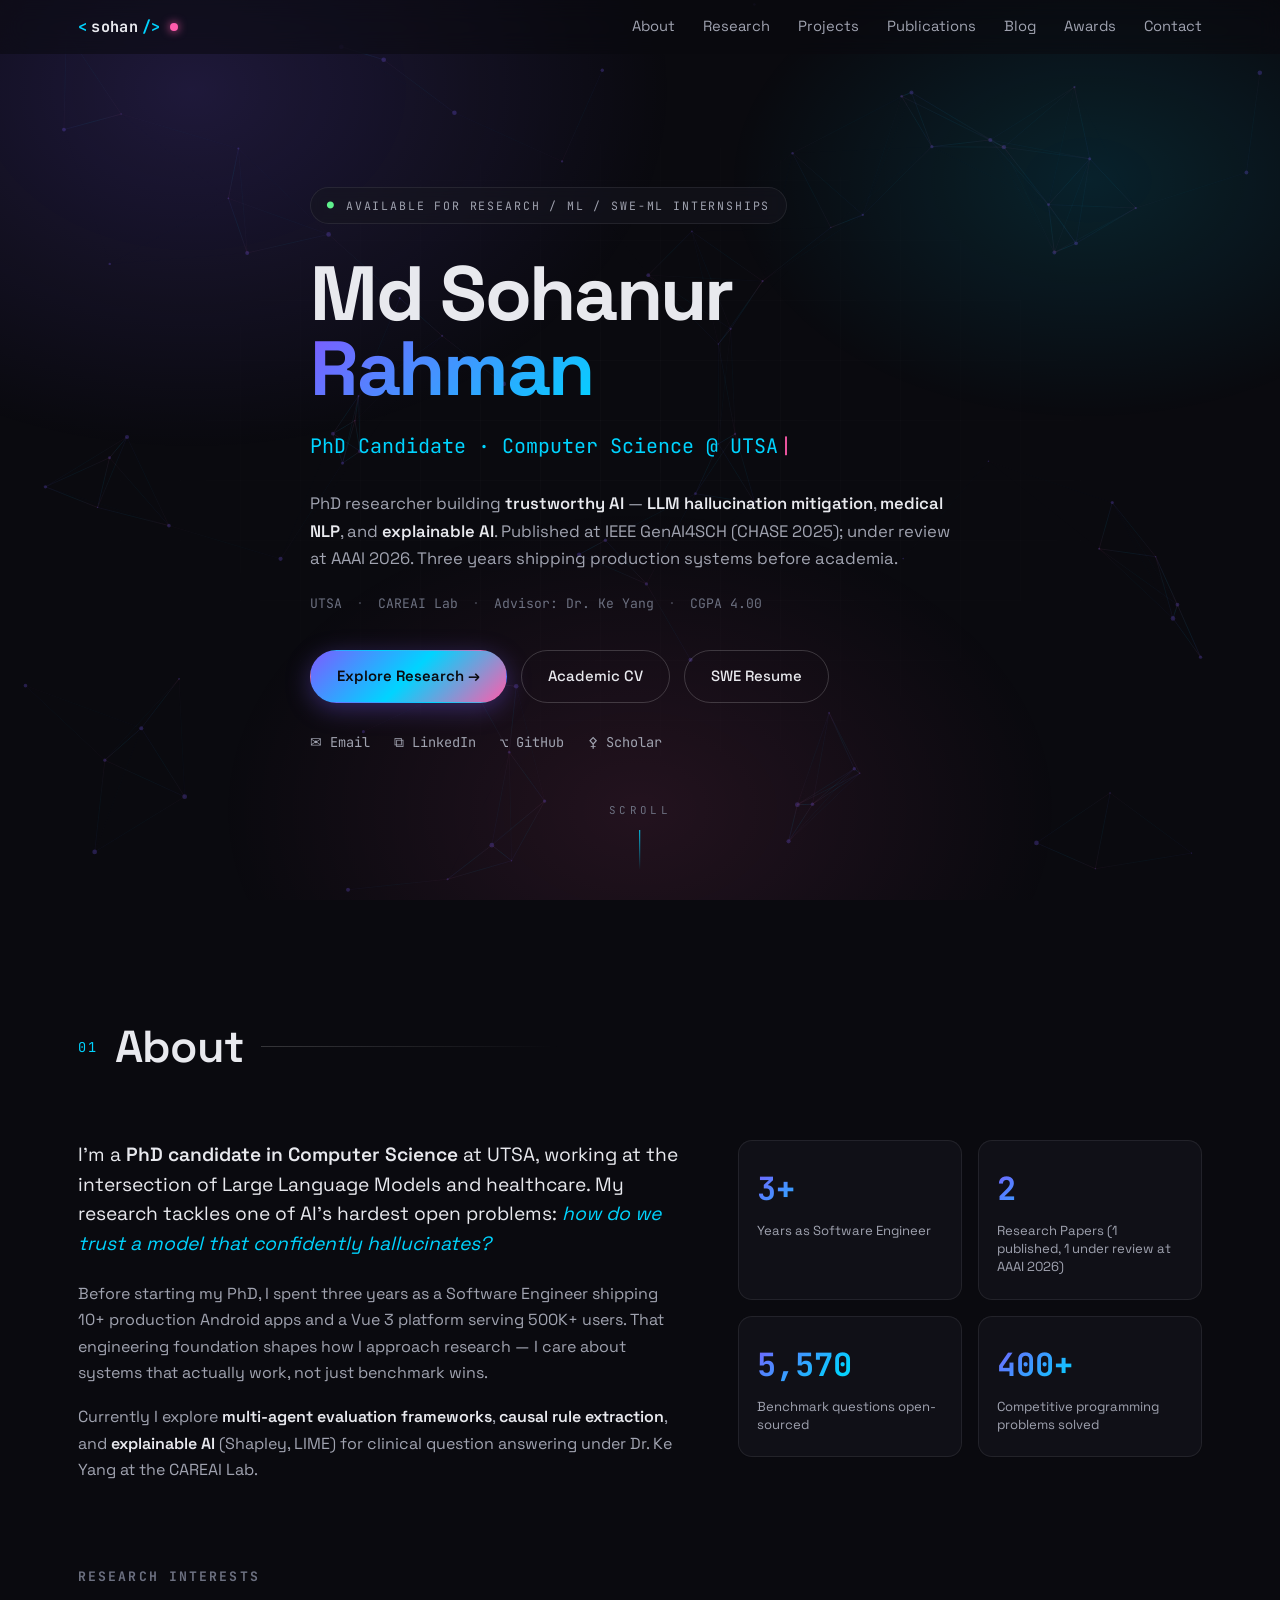
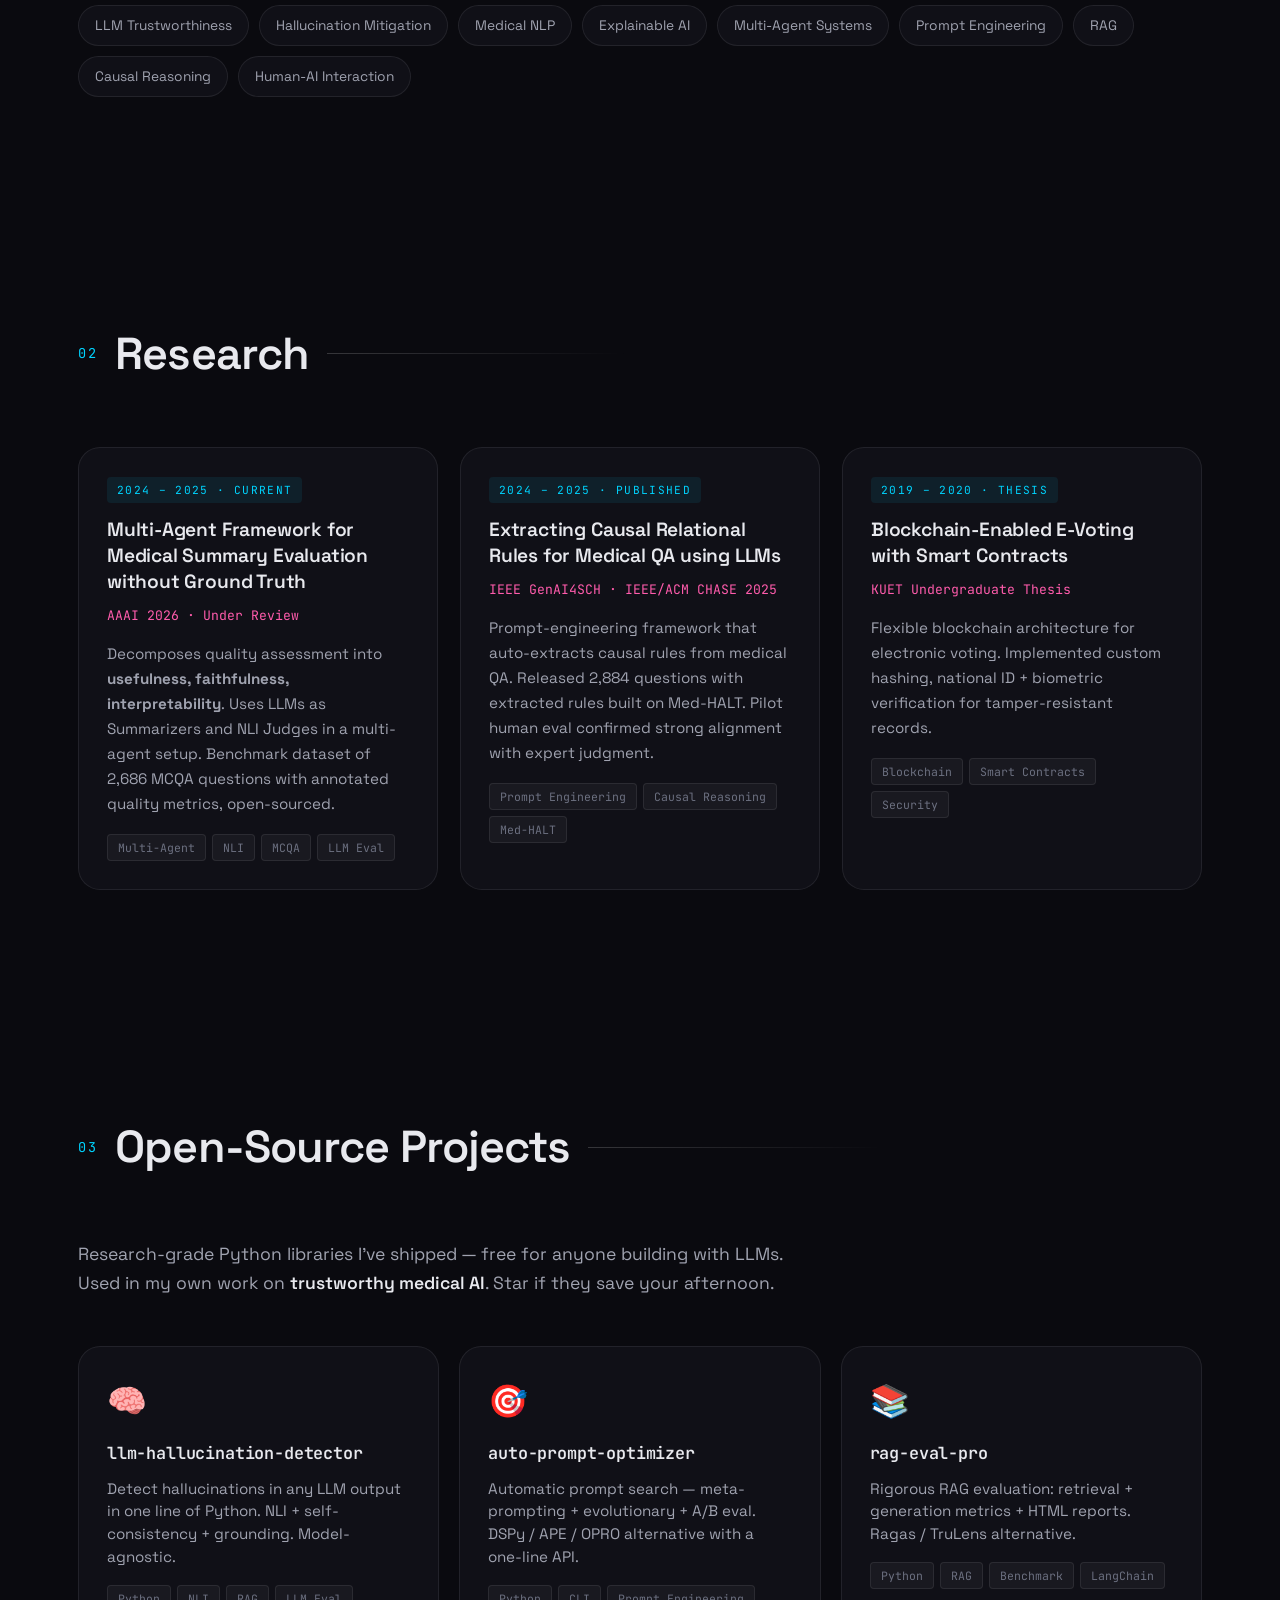
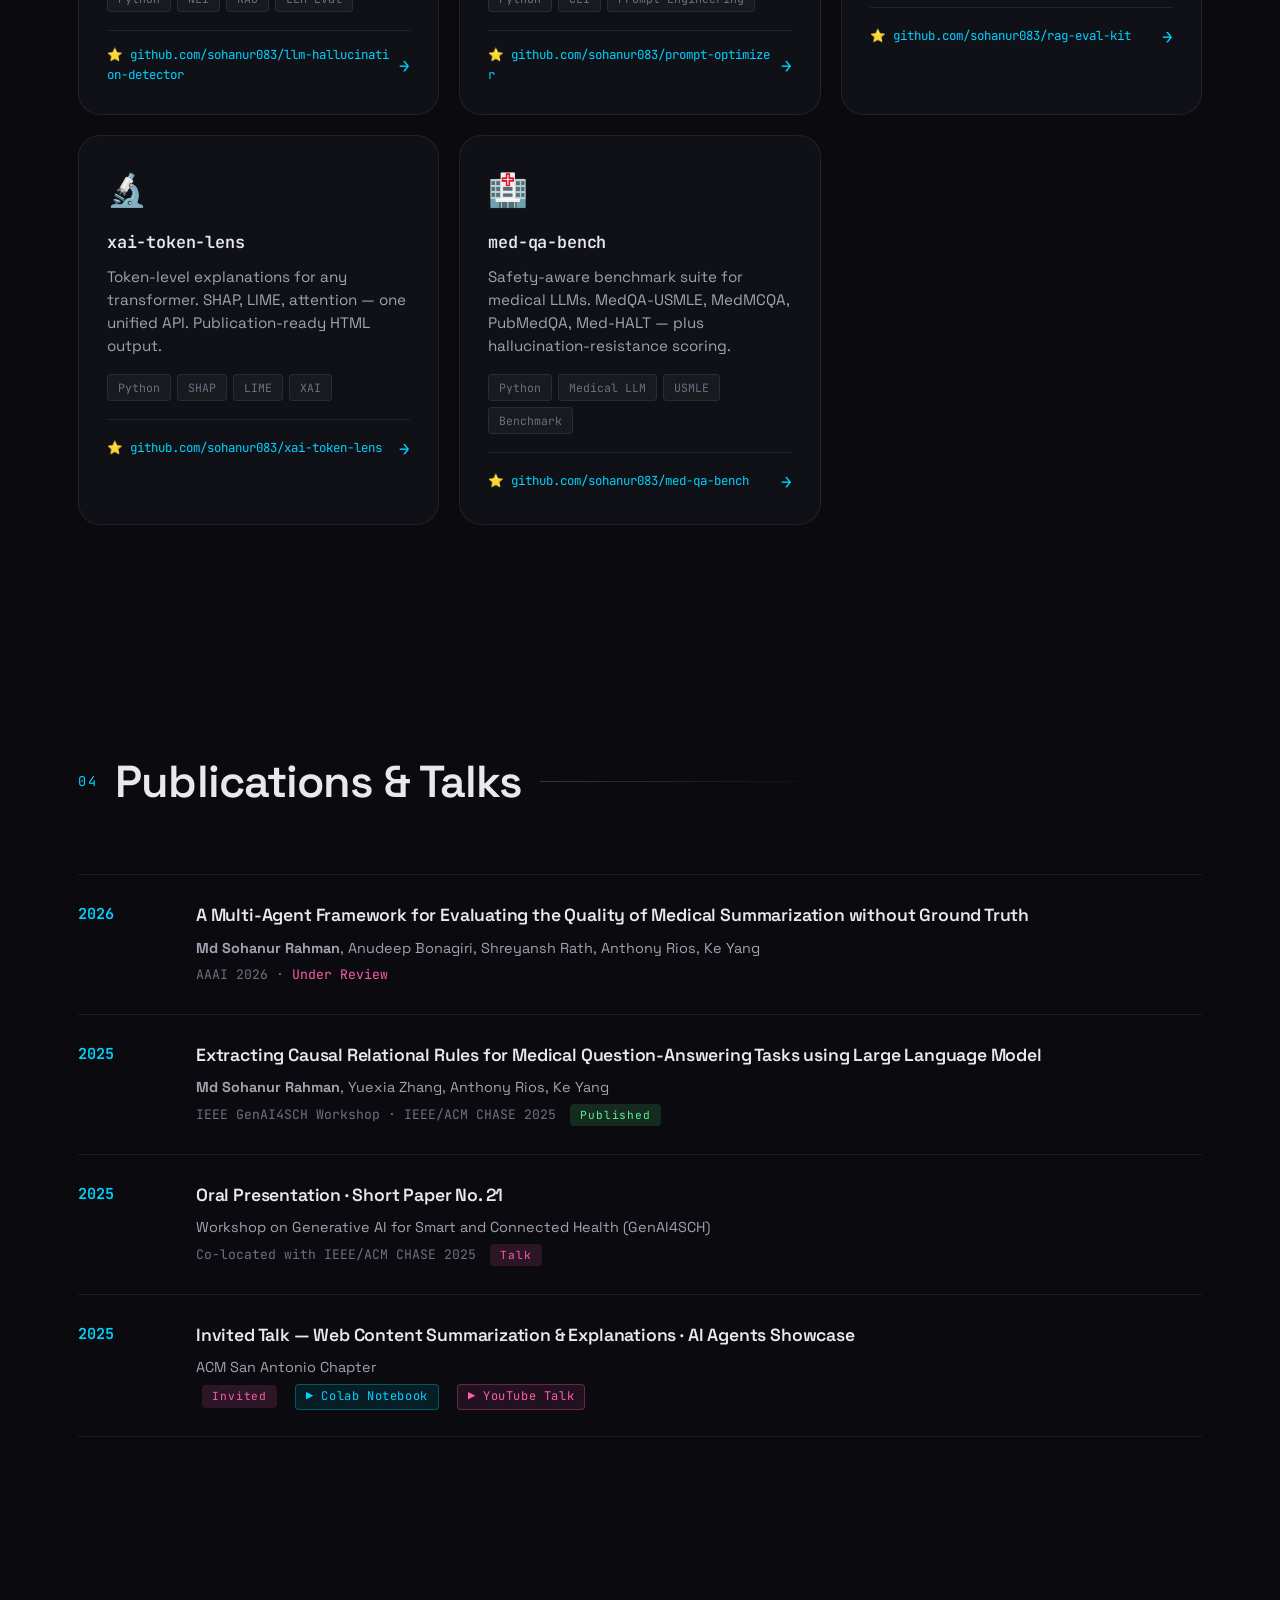
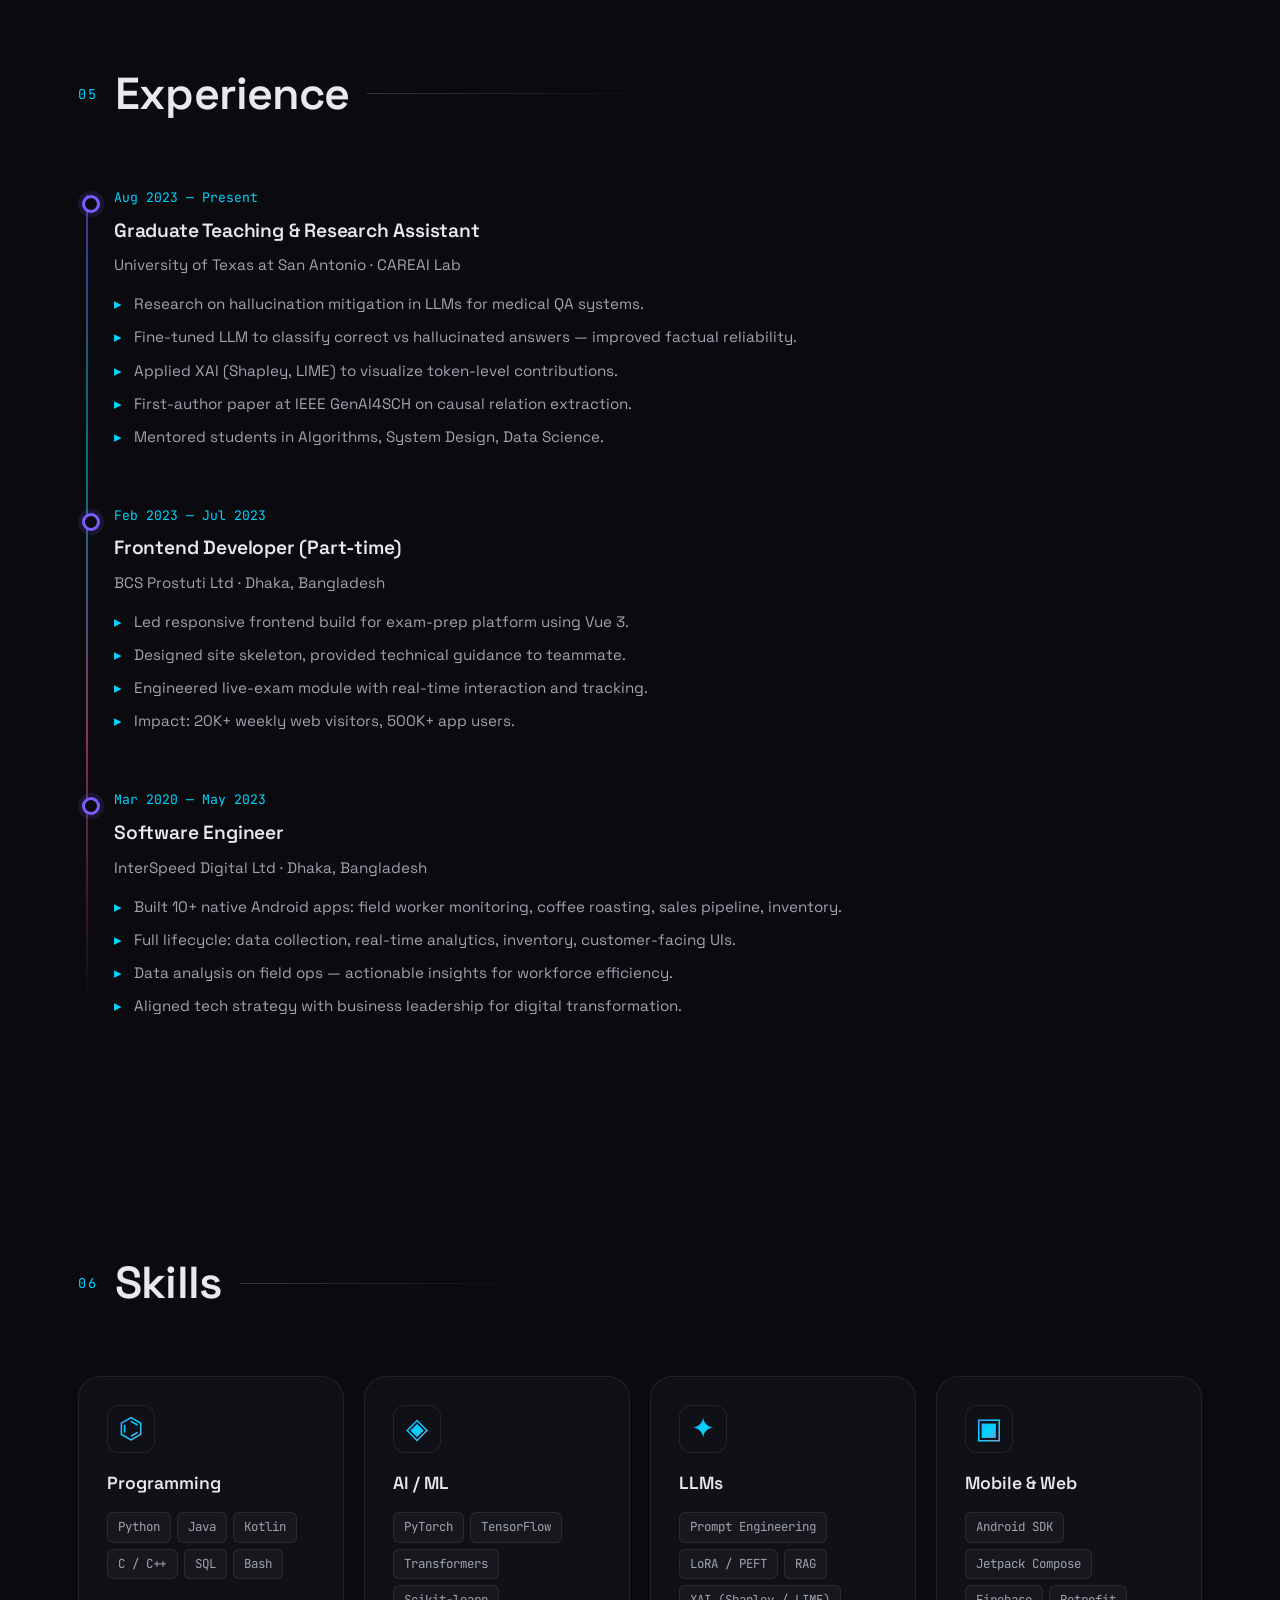
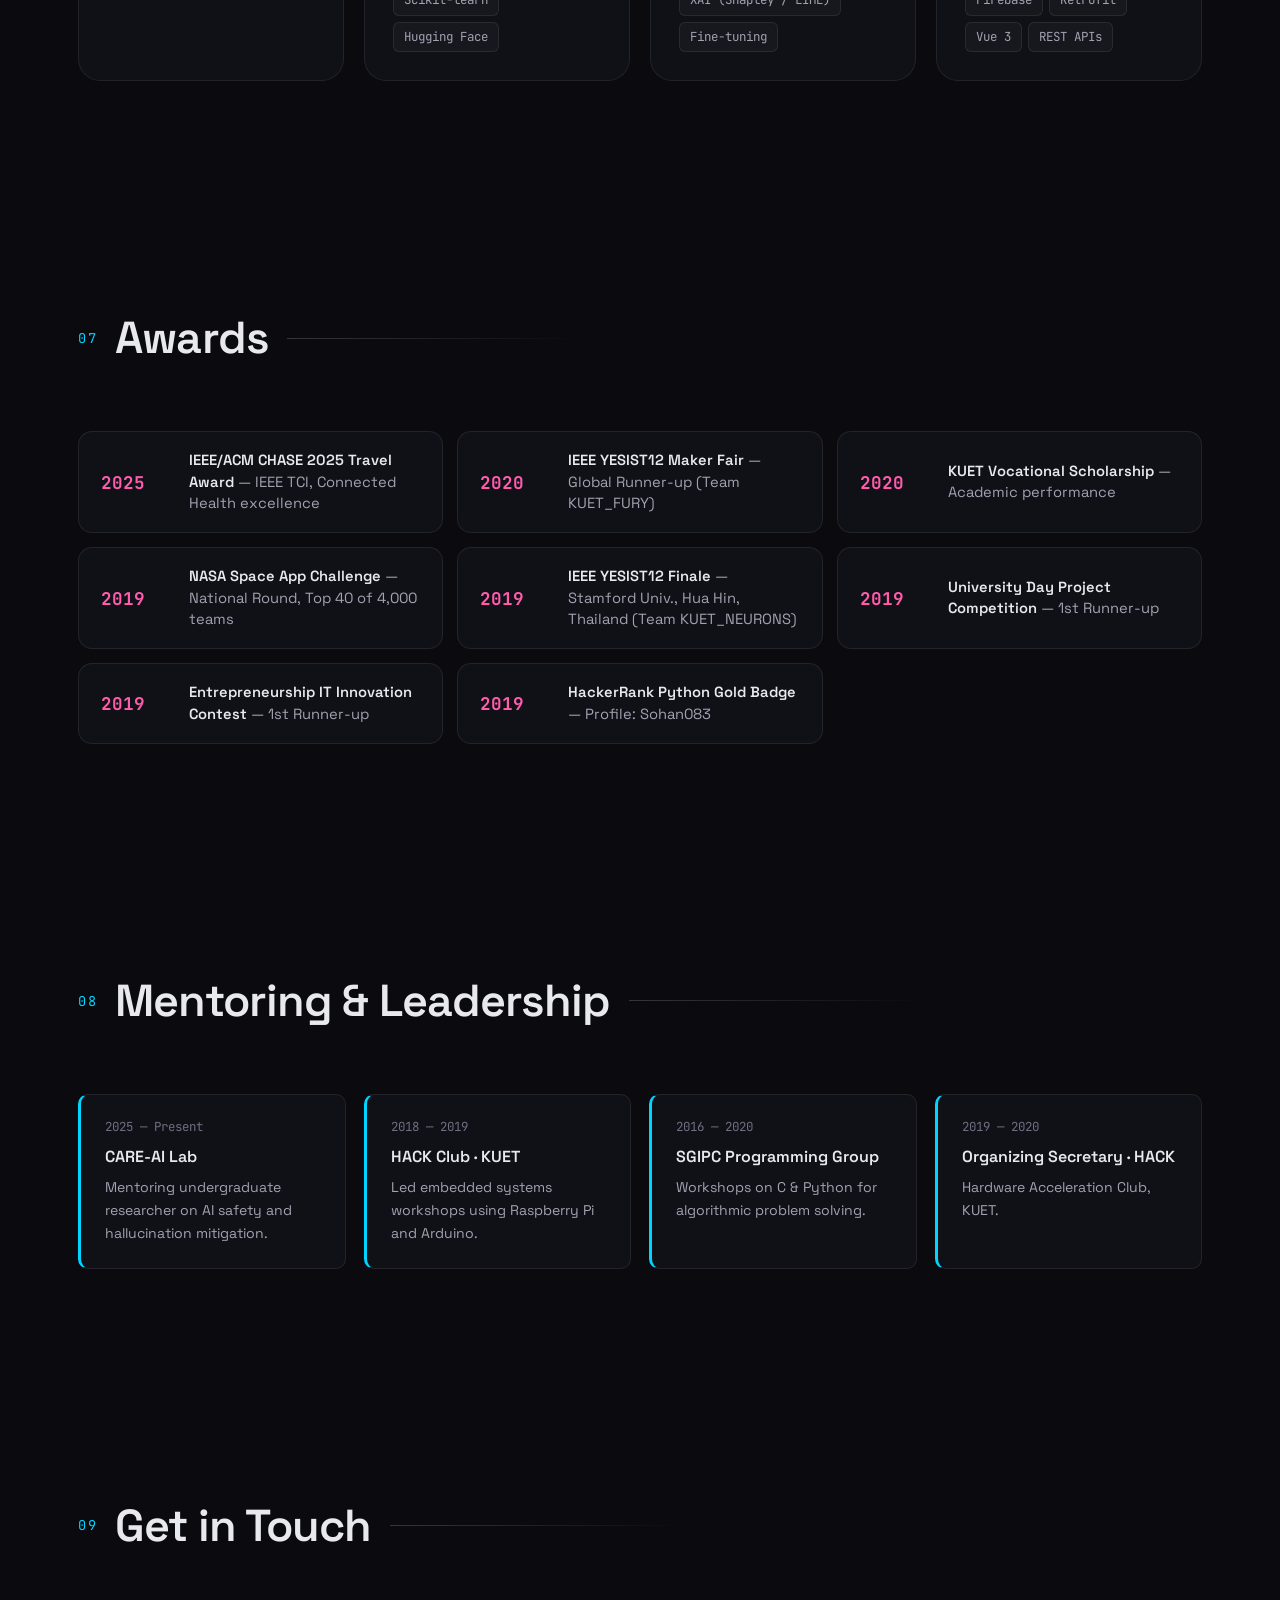
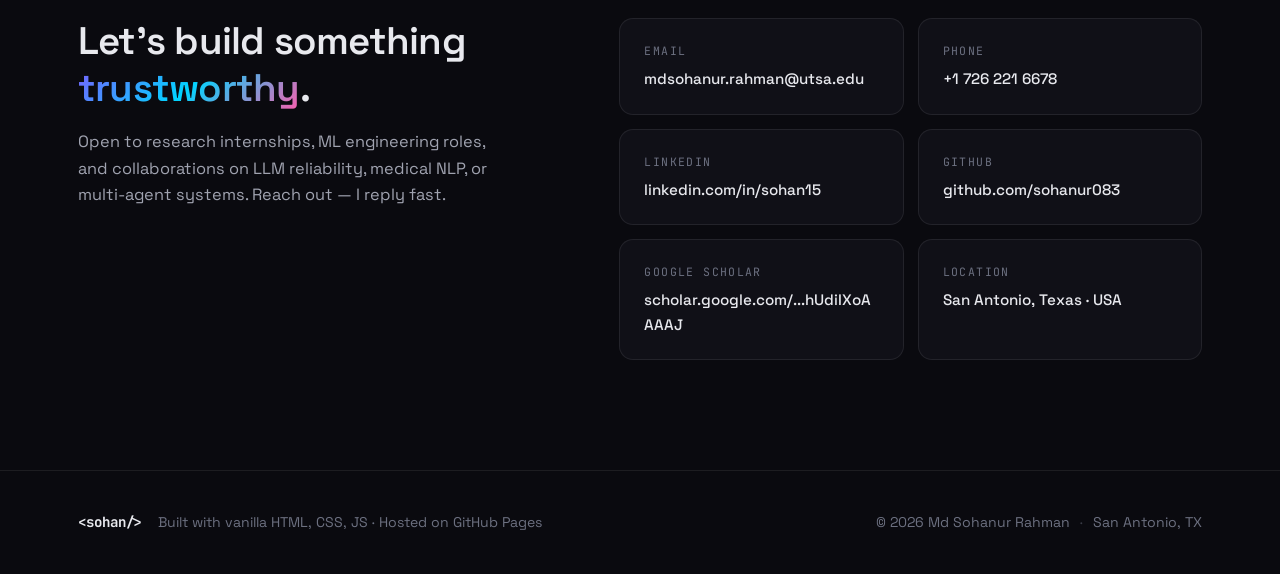
<file: index.html>
<!DOCTYPE html>
<html lang="en">
<head>
<meta charset="UTF-8" />
<meta name="viewport" content="width=device-width, initial-scale=1.0" />
<title>Md Sohanur Rahman — PhD Researcher · LLMs, Hallucination Mitigation, Explainable AI</title>
<meta name="description" content="Md Sohanur Rahman — PhD researcher at UT San Antonio working on LLM trustworthiness, hallucination mitigation, medical NLP, and Explainable AI. Open-source projects on RAG evaluation, prompt optimization, and token-level interpretability." />
<meta name="author" content="Md Sohanur Rahman" />
<meta name="keywords" content="Md Sohanur Rahman, Sohanur Rahman, PhD researcher AI, LLM hallucination mitigation, trustworthy AI, medical NLP, explainable AI, XAI, UTSA CS PhD, CAREAI Lab, prompt engineering, RAG evaluation, multi-agent LLM, causal relational rules, IEEE GenAI4SCH, AAAI 2026" />
<meta name="robots" content="index, follow, max-snippet:-1, max-image-preview:large" />
<link rel="canonical" href="https://sohanur083.github.io/" />

<!-- Open Graph / LinkedIn -->
<meta property="og:type" content="profile" />
<meta property="og:title" content="Md Sohanur Rahman — PhD Researcher · Trustworthy AI & LLMs" />
<meta property="og:description" content="PhD researcher on LLM trustworthiness, hallucination mitigation, and explainable AI. Open-source tools for RAG evaluation and interpretability." />
<meta property="og:url" content="https://sohanur083.github.io/" />
<meta property="og:site_name" content="Md Sohanur Rahman" />
<meta property="profile:first_name" content="Md Sohanur" />
<meta property="profile:last_name" content="Rahman" />

<!-- Twitter Card -->
<meta name="twitter:card" content="summary_large_image" />
<meta name="twitter:title" content="Md Sohanur Rahman — PhD Researcher in Trustworthy AI" />
<meta name="twitter:description" content="LLM hallucination mitigation, medical NLP, explainable AI. Interactive research blog + open-source ML tools." />

<link rel="preconnect" href="https://fonts.googleapis.com">
<link rel="preconnect" href="https://fonts.gstatic.com" crossorigin>
<link href="https://fonts.googleapis.com/css2?family=JetBrains+Mono:wght@400;500;700&family=Space+Grotesk:wght@300;400;500;600;700&display=swap" rel="stylesheet">
<link rel="stylesheet" href="css/style.css" />

<!-- JSON-LD Schema.org Person -->
<script type="application/ld+json">
{
  "@context": "https://schema.org",
  "@type": "Person",
  "name": "Md Sohanur Rahman",
  "givenName": "Md Sohanur",
  "familyName": "Rahman",
  "jobTitle": "PhD Candidate in Computer Science",
  "description": "PhD researcher in Computer Science working on trustworthy AI, LLM hallucination mitigation, medical NLP, and explainable AI.",
  "url": "https://sohanur083.github.io/",
  "image": "https://sohanur083.github.io/og-image.png",
  "email": "mdsohanur.rahman@utsa.edu",
  "telephone": "+1-726-221-6678",
  "affiliation": {
    "@type": "CollegeOrUniversity",
    "name": "The University of Texas at San Antonio",
    "url": "https://www.utsa.edu/"
  },
  "alumniOf": [
    {"@type": "CollegeOrUniversity", "name": "Khulna University of Engineering & Technology"}
  ],
  "sameAs": [
    "https://github.com/sohanur083",
    "https://scholar.google.com/citations?user=hUdiIXoAAAAJ",
    "https://www.linkedin.com/in/sohan15"
  ],
  "knowsAbout": [
    "Large Language Models",
    "Hallucination Mitigation",
    "Explainable AI",
    "Medical Natural Language Processing",
    "Prompt Engineering",
    "Retrieval-Augmented Generation",
    "Multi-Agent Systems",
    "Trustworthy AI"
  ]
}
</script>
</head>
<body>

<canvas id="neural-bg"></canvas>

<nav class="nav">
  <div class="nav-inner">
    <a href="#top" class="logo">
      <span class="logo-bracket">&lt;</span>
      <span class="logo-name">sohan</span>
      <span class="logo-bracket">/&gt;</span>
      <span class="logo-dot"></span>
    </a>
    <ul class="nav-links">
      <li><a href="#about">About</a></li>
      <li><a href="#research">Research</a></li>
      <li><a href="#projects">Projects</a></li>
      <li><a href="#publications">Publications</a></li>
      <li><a href="blog/index.html">Blog</a></li>
      <li><a href="#awards">Awards</a></li>
      <li><a href="#contact">Contact</a></li>
    </ul>
    <button class="nav-burger" aria-label="Toggle menu">
      <span></span><span></span><span></span>
    </button>
  </div>
</nav>

<header id="top" class="hero">
  <div class="hero-grid"></div>
  <div class="container hero-content">
    <div class="hero-tag">
      <span class="blink">●</span> AVAILABLE FOR RESEARCH / ML / SWE-ML INTERNSHIPS
    </div>
    <h1 class="hero-title">
      <span class="line">Md Sohanur</span>
      <span class="line gradient-text">Rahman</span>
    </h1>
    <p class="hero-subtitle">
      <span id="typewriter"></span><span class="caret">|</span>
    </p>
    <p class="hero-desc">
      PhD researcher building <strong>trustworthy AI</strong> — <strong>LLM hallucination mitigation</strong>,
      <strong>medical NLP</strong>, and <strong>explainable AI</strong>. Published at IEEE GenAI4SCH (CHASE 2025);
      under review at AAAI 2026. Three years shipping production systems before academia.
    </p>
    <div class="hero-meta">
      <span>UTSA</span>
      <span class="dot">·</span>
      <span>CAREAI Lab</span>
      <span class="dot">·</span>
      <span>Advisor: Dr. Ke Yang</span>
      <span class="dot">·</span>
      <span>CGPA 4.00</span>
    </div>
    <div class="hero-cta">
      <a href="#research" class="btn btn-primary">Explore Research →</a>
      <a href="academic_cv - Md Sohanur Rahman.pdf" target="_blank" class="btn btn-ghost">Academic CV</a>
      <a href="se_resume.pdf" target="_blank" class="btn btn-ghost">SWE Resume</a>
    </div>
    <div class="hero-socials">
      <a href="mailto:mdsohanur.rahman@utsa.edu" aria-label="Email">✉ Email</a>
      <a href="https://www.linkedin.com/in/sohan15" target="_blank" rel="noopener">⧉ LinkedIn</a>
      <a href="https://github.com/sohanur083" target="_blank" rel="noopener">⌥ GitHub</a>
      <a href="https://scholar.google.com/citations?user=hUdiIXoAAAAJ&hl=en" target="_blank" rel="noopener">⚴ Scholar</a>
    </div>
  </div>
  <div class="scroll-hint">
    <span>scroll</span>
    <div class="scroll-line"></div>
  </div>
</header>

<section id="about" class="section reveal">
  <div class="container">
    <div class="section-head">
      <span class="section-num">01</span>
      <h2>About</h2>
      <div class="section-line"></div>
    </div>
    <div class="about-grid">
      <div class="about-text">
        <p class="lead">
          I'm a <strong>PhD candidate in Computer Science</strong> at UTSA, working at the intersection of
          Large Language Models and healthcare. My research tackles one of AI's hardest open problems:
          <em>how do we trust a model that confidently hallucinates?</em>
        </p>
        <p>
          Before starting my PhD, I spent three years as a Software Engineer shipping 10+ production
          Android apps and a Vue 3 platform serving 500K+ users. That engineering foundation shapes how
          I approach research — I care about systems that actually work, not just benchmark wins.
        </p>
        <p>
          Currently I explore <strong>multi-agent evaluation frameworks</strong>, <strong>causal rule
          extraction</strong>, and <strong>explainable AI</strong> (Shapley, LIME) for clinical
          question answering under Dr. Ke Yang at the CAREAI Lab.
        </p>
      </div>
      <div class="about-sidebar">
        <div class="fact-card">
          <div class="fact-num">3+</div>
          <div class="fact-label">Years as Software Engineer</div>
        </div>
        <div class="fact-card">
          <div class="fact-num">2</div>
          <div class="fact-label">Research Papers (1 published, 1 under review at AAAI 2026)</div>
        </div>
        <div class="fact-card">
          <div class="fact-num">5,570</div>
          <div class="fact-label">Benchmark questions open-sourced</div>
        </div>
        <div class="fact-card">
          <div class="fact-num">400+</div>
          <div class="fact-label">Competitive programming problems solved</div>
        </div>
      </div>
    </div>

    <div class="interests">
      <h3 class="mini-head">Research Interests</h3>
      <div class="chip-row">
        <span class="chip">LLM Trustworthiness</span>
        <span class="chip">Hallucination Mitigation</span>
        <span class="chip">Medical NLP</span>
        <span class="chip">Explainable AI</span>
        <span class="chip">Multi-Agent Systems</span>
        <span class="chip">Prompt Engineering</span>
        <span class="chip">RAG</span>
        <span class="chip">Causal Reasoning</span>
        <span class="chip">Human-AI Interaction</span>
      </div>
    </div>
  </div>
</section>

<section id="research" class="section reveal">
  <div class="container">
    <div class="section-head">
      <span class="section-num">02</span>
      <h2>Research</h2>
      <div class="section-line"></div>
    </div>

    <div class="research-grid">
      <!--
        ADD NEW RESEARCH: copy the <article class="research-card">...</article> block below.
        Edit: tag date, h3 title, venue, paragraph, stack tags. Paste above this comment.
      -->
      <article class="research-card">
        <div class="research-tag">2024 – 2025 · CURRENT</div>
        <h3>Multi-Agent Framework for Medical Summary Evaluation without Ground Truth</h3>
        <p class="venue">AAAI 2026 · Under Review</p>
        <p>
          Decomposes quality assessment into <strong>usefulness, faithfulness, interpretability</strong>.
          Uses LLMs as Summarizers and NLI Judges in a multi-agent setup. Benchmark dataset of 2,686
          MCQA questions with annotated quality metrics, open-sourced.
        </p>
        <div class="research-stack">
          <span>Multi-Agent</span><span>NLI</span><span>MCQA</span><span>LLM Eval</span>
        </div>
      </article>

      <article class="research-card">
        <div class="research-tag">2024 – 2025 · PUBLISHED</div>
        <h3>Extracting Causal Relational Rules for Medical QA using LLMs</h3>
        <p class="venue">IEEE GenAI4SCH · IEEE/ACM CHASE 2025</p>
        <p>
          Prompt-engineering framework that auto-extracts causal rules from medical QA. Released
          2,884 questions with extracted rules built on Med-HALT. Pilot human eval confirmed strong
          alignment with expert judgment.
        </p>
        <div class="research-stack">
          <span>Prompt Engineering</span><span>Causal Reasoning</span><span>Med-HALT</span>
        </div>
      </article>

      <article class="research-card">
        <div class="research-tag">2019 – 2020 · THESIS</div>
        <h3>Blockchain-Enabled E-Voting with Smart Contracts</h3>
        <p class="venue">KUET Undergraduate Thesis</p>
        <p>
          Flexible blockchain architecture for electronic voting. Implemented custom hashing, national
          ID + biometric verification for tamper-resistant records.
        </p>
        <div class="research-stack">
          <span>Blockchain</span><span>Smart Contracts</span><span>Security</span>
        </div>
      </article>
    </div>
  </div>
</section>

<section id="projects" class="section reveal">
  <div class="container">
    <div class="section-head">
      <span class="section-num">03</span>
      <h2>Open-Source Projects</h2>
      <div class="section-line"></div>
    </div>

    <p class="section-lead">
      Research-grade Python libraries I've shipped — free for anyone building with LLMs.
      Used in my own work on <strong>trustworthy medical AI</strong>. Star if they save your afternoon.
    </p>

    <div class="projects-grid">

      <a href="https://github.com/sohanur083/llm-hallucination-detector" target="_blank" rel="noopener" class="project-card">
        <div class="project-icon">🧠</div>
        <h3>llm-hallucination-detector</h3>
        <p>Detect hallucinations in any LLM output in one line of Python. NLI + self-consistency + grounding. Model-agnostic.</p>
        <div class="project-stack">
          <span>Python</span><span>NLI</span><span>RAG</span><span>LLM Eval</span>
        </div>
        <div class="project-footer">
          <span>⭐ github.com/sohanur083/llm-hallucination-detector</span>
          <span class="arrow">→</span>
        </div>
      </a>

      <a href="https://github.com/sohanur083/prompt-optimizer" target="_blank" rel="noopener" class="project-card">
        <div class="project-icon">🎯</div>
        <h3>auto-prompt-optimizer</h3>
        <p>Automatic prompt search — meta-prompting + evolutionary + A/B eval. DSPy / APE / OPRO alternative with a one-line API.</p>
        <div class="project-stack">
          <span>Python</span><span>CLI</span><span>Prompt Engineering</span>
        </div>
        <div class="project-footer">
          <span>⭐ github.com/sohanur083/prompt-optimizer</span>
          <span class="arrow">→</span>
        </div>
      </a>

      <a href="https://github.com/sohanur083/rag-eval-kit" target="_blank" rel="noopener" class="project-card">
        <div class="project-icon">📚</div>
        <h3>rag-eval-pro</h3>
        <p>Rigorous RAG evaluation: retrieval + generation metrics + HTML reports. Ragas / TruLens alternative.</p>
        <div class="project-stack">
          <span>Python</span><span>RAG</span><span>Benchmark</span><span>LangChain</span>
        </div>
        <div class="project-footer">
          <span>⭐ github.com/sohanur083/rag-eval-kit</span>
          <span class="arrow">→</span>
        </div>
      </a>

      <a href="https://github.com/sohanur083/xai-token-lens" target="_blank" rel="noopener" class="project-card">
        <div class="project-icon">🔬</div>
        <h3>xai-token-lens</h3>
        <p>Token-level explanations for any transformer. SHAP, LIME, attention — one unified API. Publication-ready HTML output.</p>
        <div class="project-stack">
          <span>Python</span><span>SHAP</span><span>LIME</span><span>XAI</span>
        </div>
        <div class="project-footer">
          <span>⭐ github.com/sohanur083/xai-token-lens</span>
          <span class="arrow">→</span>
        </div>
      </a>

      <a href="https://github.com/sohanur083/med-qa-bench" target="_blank" rel="noopener" class="project-card">
        <div class="project-icon">🏥</div>
        <h3>med-qa-bench</h3>
        <p>Safety-aware benchmark suite for medical LLMs. MedQA-USMLE, MedMCQA, PubMedQA, Med-HALT — plus hallucination-resistance scoring.</p>
        <div class="project-stack">
          <span>Python</span><span>Medical LLM</span><span>USMLE</span><span>Benchmark</span>
        </div>
        <div class="project-footer">
          <span>⭐ github.com/sohanur083/med-qa-bench</span>
          <span class="arrow">→</span>
        </div>
      </a>

    </div>
  </div>
</section>

<section id="publications" class="section reveal">
  <div class="container">
    <div class="section-head">
      <span class="section-num">04</span>
      <h2>Publications & Talks</h2>
      <div class="section-line"></div>
    </div>

    <div class="pub-list">
      <!--
        ADD NEW PUBLICATION: copy one <div class="pub">...</div> block.
        Edit year, h4 title, authors, venue. Place newest on top.
      -->
      <div class="pub">
        <div class="pub-year">2026</div>
        <div class="pub-body">
          <h4>A Multi-Agent Framework for Evaluating the Quality of Medical Summarization without Ground Truth</h4>
          <p class="pub-authors"><strong>Md Sohanur Rahman</strong>, Anudeep Bonagiri, Shreyansh Rath, Anthony Rios, Ke Yang</p>
          <p class="pub-venue">AAAI 2026 · <em>Under Review</em></p>
        </div>
      </div>

      <div class="pub">
        <div class="pub-year">2025</div>
        <div class="pub-body">
          <h4>Extracting Causal Relational Rules for Medical Question-Answering Tasks using Large Language Model</h4>
          <p class="pub-authors"><strong>Md Sohanur Rahman</strong>, Yuexia Zhang, Anthony Rios, Ke Yang</p>
          <p class="pub-venue">IEEE GenAI4SCH Workshop · IEEE/ACM CHASE 2025 <span class="pub-badge">Published</span></p>
        </div>
      </div>

      <div class="pub">
        <div class="pub-year">2025</div>
        <div class="pub-body">
          <h4>Oral Presentation · Short Paper No. 21</h4>
          <p class="pub-authors">Workshop on Generative AI for Smart and Connected Health (GenAI4SCH)</p>
          <p class="pub-venue">Co-located with IEEE/ACM CHASE 2025 <span class="pub-badge alt">Talk</span></p>
        </div>
      </div>

      <div class="pub">
        <div class="pub-year">2025</div>
        <div class="pub-body">
          <h4>Invited Talk — Web Content Summarization & Explanations · AI Agents Showcase</h4>
          <p class="pub-authors">ACM San Antonio Chapter</p>
          <p class="pub-venue">
            <span class="pub-badge alt">Invited</span>
            <a class="pub-link" href="https://colab.research.google.com/drive/1cd78sAT8z_txZH6opYCcENwcsjJlWr4J" target="_blank" rel="noopener">▶ Colab Notebook</a>
            <a class="pub-link yt" href="https://www.youtube.com/watch?v=3R1-hF6TL5s" target="_blank" rel="noopener">▶ YouTube Talk</a>
          </p>
        </div>
      </div>
    </div>
  </div>
</section>

<section id="experience" class="section reveal">
  <div class="container">
    <div class="section-head">
      <span class="section-num">05</span>
      <h2>Experience</h2>
      <div class="section-line"></div>
    </div>

    <div class="timeline">
      <div class="tl-item">
        <div class="tl-dot"></div>
        <div class="tl-content">
          <div class="tl-date">Aug 2023 — Present</div>
          <h3>Graduate Teaching & Research Assistant</h3>
          <p class="tl-org">University of Texas at San Antonio · CAREAI Lab</p>
          <ul>
            <li>Research on hallucination mitigation in LLMs for medical QA systems.</li>
            <li>Fine-tuned LLM to classify correct vs hallucinated answers — improved factual reliability.</li>
            <li>Applied XAI (Shapley, LIME) to visualize token-level contributions.</li>
            <li>First-author paper at IEEE GenAI4SCH on causal relation extraction.</li>
            <li>Mentored students in Algorithms, System Design, Data Science.</li>
          </ul>
        </div>
      </div>

      <div class="tl-item">
        <div class="tl-dot"></div>
        <div class="tl-content">
          <div class="tl-date">Feb 2023 — Jul 2023</div>
          <h3>Frontend Developer (Part-time)</h3>
          <p class="tl-org">BCS Prostuti Ltd · Dhaka, Bangladesh</p>
          <ul>
            <li>Led responsive frontend build for exam-prep platform using Vue 3.</li>
            <li>Designed site skeleton, provided technical guidance to teammate.</li>
            <li>Engineered live-exam module with real-time interaction and tracking.</li>
            <li>Impact: 20K+ weekly web visitors, 500K+ app users.</li>
          </ul>
        </div>
      </div>

      <div class="tl-item">
        <div class="tl-dot"></div>
        <div class="tl-content">
          <div class="tl-date">Mar 2020 — May 2023</div>
          <h3>Software Engineer</h3>
          <p class="tl-org">InterSpeed Digital Ltd · Dhaka, Bangladesh</p>
          <ul>
            <li>Built 10+ native Android apps: field worker monitoring, coffee roasting, sales pipeline, inventory.</li>
            <li>Full lifecycle: data collection, real-time analytics, inventory, customer-facing UIs.</li>
            <li>Data analysis on field ops — actionable insights for workforce efficiency.</li>
            <li>Aligned tech strategy with business leadership for digital transformation.</li>
          </ul>
        </div>
      </div>
    </div>
  </div>
</section>

<section id="skills" class="section reveal">
  <div class="container">
    <div class="section-head">
      <span class="section-num">06</span>
      <h2>Skills</h2>
      <div class="section-line"></div>
    </div>

    <div class="skills-grid">
      <div class="skill-card">
        <div class="skill-icon">⌬</div>
        <h3>Programming</h3>
        <div class="skill-chips">
          <span>Python</span><span>Java</span><span>Kotlin</span>
          <span>C / C++</span><span>SQL</span><span>Bash</span>
        </div>
      </div>
      <div class="skill-card">
        <div class="skill-icon">◈</div>
        <h3>AI / ML</h3>
        <div class="skill-chips">
          <span>PyTorch</span><span>TensorFlow</span><span>Transformers</span>
          <span>Scikit-learn</span><span>Hugging Face</span>
        </div>
      </div>
      <div class="skill-card">
        <div class="skill-icon">✦</div>
        <h3>LLMs</h3>
        <div class="skill-chips">
          <span>Prompt Engineering</span><span>LoRA / PEFT</span>
          <span>RAG</span><span>XAI (Shapley / LIME)</span><span>Fine-tuning</span>
        </div>
      </div>
      <div class="skill-card">
        <div class="skill-icon">▣</div>
        <h3>Mobile & Web</h3>
        <div class="skill-chips">
          <span>Android SDK</span><span>Jetpack Compose</span><span>Firebase</span>
          <span>Retrofit</span><span>Vue 3</span><span>REST APIs</span>
        </div>
      </div>
    </div>
  </div>
</section>

<section id="awards" class="section reveal">
  <div class="container">
    <div class="section-head">
      <span class="section-num">07</span>
      <h2>Awards</h2>
      <div class="section-line"></div>
    </div>

    <div class="awards-grid">
      <!-- ADD NEW AWARD: copy one <div class="award">...</div> block. -->
      <div class="award"><span class="award-year">2025</span><p><strong>IEEE/ACM CHASE 2025 Travel Award</strong> — IEEE TCI, Connected Health excellence</p></div>
      <div class="award"><span class="award-year">2020</span><p><strong>IEEE YESIST12 Maker Fair</strong> — Global Runner-up (Team KUET_FURY)</p></div>
      <div class="award"><span class="award-year">2020</span><p><strong>KUET Vocational Scholarship</strong> — Academic performance</p></div>
      <div class="award"><span class="award-year">2019</span><p><strong>NASA Space App Challenge</strong> — National Round, Top 40 of 4,000 teams</p></div>
      <div class="award"><span class="award-year">2019</span><p><strong>IEEE YESIST12 Finale</strong> — Stamford Univ., Hua Hin, Thailand (Team KUET_NEURONS)</p></div>
      <div class="award"><span class="award-year">2019</span><p><strong>University Day Project Competition</strong> — 1st Runner-up</p></div>
      <div class="award"><span class="award-year">2019</span><p><strong>Entrepreneurship IT Innovation Contest</strong> — 1st Runner-up</p></div>
      <div class="award"><span class="award-year">2019</span><p><strong>HackerRank Python Gold Badge</strong> — Profile: Sohan083</p></div>
    </div>
  </div>
</section>

<section id="mentoring" class="section reveal">
  <div class="container">
    <div class="section-head">
      <span class="section-num">08</span>
      <h2>Mentoring & Leadership</h2>
      <div class="section-line"></div>
    </div>
    <div class="mentor-grid">
      <div class="mentor-card">
        <div class="mentor-date">2025 — Present</div>
        <h4>CARE-AI Lab</h4>
        <p>Mentoring undergraduate researcher on AI safety and hallucination mitigation.</p>
      </div>
      <div class="mentor-card">
        <div class="mentor-date">2018 — 2019</div>
        <h4>HACK Club · KUET</h4>
        <p>Led embedded systems workshops using Raspberry Pi and Arduino.</p>
      </div>
      <div class="mentor-card">
        <div class="mentor-date">2016 — 2020</div>
        <h4>SGIPC Programming Group</h4>
        <p>Workshops on C & Python for algorithmic problem solving.</p>
      </div>
      <div class="mentor-card">
        <div class="mentor-date">2019 — 2020</div>
        <h4>Organizing Secretary · HACK</h4>
        <p>Hardware Acceleration Club, KUET.</p>
      </div>
    </div>
  </div>
</section>

<section id="contact" class="section reveal">
  <div class="container">
    <div class="section-head">
      <span class="section-num">09</span>
      <h2>Get in Touch</h2>
      <div class="section-line"></div>
    </div>

    <div class="contact-wrap">
      <div class="contact-lead">
        <h3>Let's build something <span class="gradient-text">trustworthy</span>.</h3>
        <p>
          Open to research internships, ML engineering roles, and collaborations on LLM reliability,
          medical NLP, or multi-agent systems. Reach out — I reply fast.
        </p>
      </div>
      <div class="contact-cards">
        <a href="mailto:mdsohanur.rahman@utsa.edu" class="contact-card">
          <div class="cc-label">Email</div>
          <div class="cc-value">mdsohanur.rahman@utsa.edu</div>
        </a>
        <a href="tel:+17262216678" class="contact-card">
          <div class="cc-label">Phone</div>
          <div class="cc-value">+1 726 221 6678</div>
        </a>
        <a href="https://www.linkedin.com/in/sohan15" target="_blank" rel="noopener" class="contact-card">
          <div class="cc-label">LinkedIn</div>
          <div class="cc-value">linkedin.com/in/sohan15</div>
        </a>
        <a href="https://github.com/sohanur083" target="_blank" rel="noopener" class="contact-card">
          <div class="cc-label">GitHub</div>
          <div class="cc-value">github.com/sohanur083</div>
        </a>
        <a href="https://scholar.google.com/citations?user=hUdiIXoAAAAJ&hl=en" target="_blank" rel="noopener" class="contact-card">
          <div class="cc-label">Google Scholar</div>
          <div class="cc-value">scholar.google.com/...hUdiIXoAAAAJ</div>
        </a>
        <div class="contact-card">
          <div class="cc-label">Location</div>
          <div class="cc-value">San Antonio, Texas · USA</div>
        </div>
      </div>
    </div>
  </div>
</section>

<footer class="footer">
  <div class="container footer-inner">
    <div>
      <span class="footer-logo">&lt;sohan/&gt;</span>
      <p>Built with vanilla HTML, CSS, JS · Hosted on GitHub Pages</p>
    </div>
    <div class="footer-meta">
      <span>© <span id="year"></span> Md Sohanur Rahman</span>
      <span class="dot">·</span>
      <span>San Antonio, TX</span>
    </div>
  </div>
</footer>

<script src="js/main.js"></script>
</body>
</html>
</file>
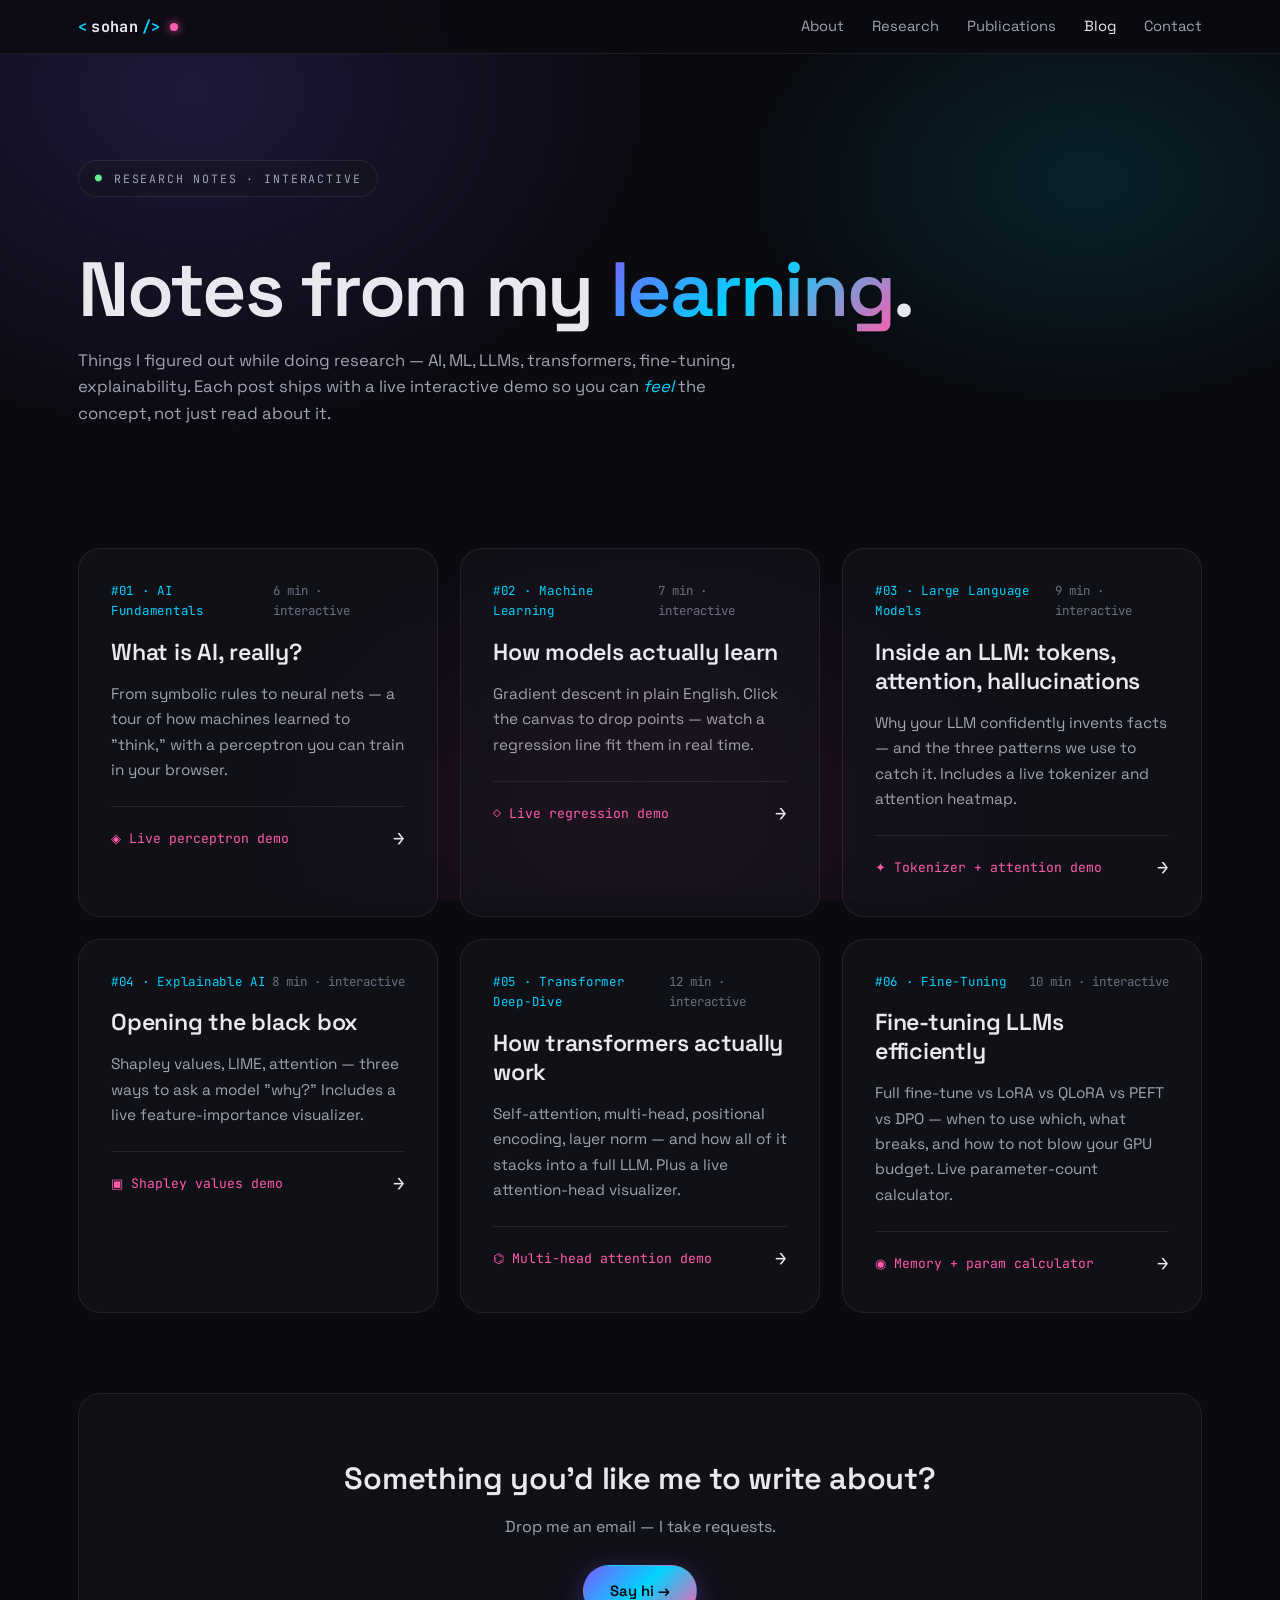
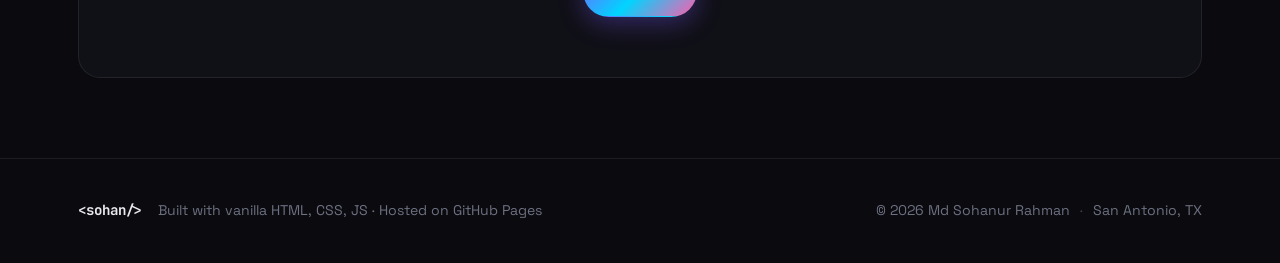
<file: blog/index.html>
<!DOCTYPE html>
<html lang="en">
<head>
<meta charset="UTF-8" />
<meta name="viewport" content="width=device-width, initial-scale=1.0" />
<title>Research Blog · AI, ML, LLMs, Transformers, Fine-Tuning, XAI — Md Sohanur Rahman</title>
<meta name="description" content="Interactive research blog on Artificial Intelligence, Machine Learning, Large Language Models, Transformers, Fine-tuning (LoRA / QLoRA / DPO), and Explainable AI (SHAP, LIME) — with live in-browser demos. Written by PhD researcher Md Sohanur Rahman." />
<meta name="keywords" content="LLM blog, AI tutorials, transformer explained, LoRA tutorial, QLoRA, explainable AI SHAP LIME, machine learning interactive, hallucination mitigation blog, prompt engineering, RAG, medical NLP, Md Sohanur Rahman blog" />
<meta name="robots" content="index, follow" />
<link rel="canonical" href="https://sohanur083.github.io/blog/" />
<meta property="og:type" content="website" />
<meta property="og:title" content="Research Blog · AI, ML, LLMs, Transformers, Fine-Tuning, XAI" />
<meta property="og:description" content="Interactive in-browser demos for AI, LLMs, transformers, fine-tuning, and explainable AI." />
<meta property="og:url" content="https://sohanur083.github.io/blog/" />
<link rel="preconnect" href="https://fonts.googleapis.com">
<link rel="preconnect" href="https://fonts.gstatic.com" crossorigin>
<link href="https://fonts.googleapis.com/css2?family=JetBrains+Mono:wght@400;500;700&family=Space+Grotesk:wght@300;400;500;600;700&display=swap" rel="stylesheet">
<link rel="stylesheet" href="../css/style.css" />
<link rel="stylesheet" href="css/blog.css" />
</head>
<body>

<canvas id="neural-bg"></canvas>

<nav class="nav scrolled">
  <div class="nav-inner">
    <a href="../index.html" class="logo">
      <span class="logo-bracket">&lt;</span>
      <span class="logo-name">sohan</span>
      <span class="logo-bracket">/&gt;</span>
      <span class="logo-dot"></span>
    </a>
    <ul class="nav-links">
      <li><a href="../index.html#about">About</a></li>
      <li><a href="../index.html#research">Research</a></li>
      <li><a href="../index.html#publications">Publications</a></li>
      <li><a href="index.html" style="color:var(--text)">Blog</a></li>
      <li><a href="../index.html#contact">Contact</a></li>
    </ul>
    <button class="nav-burger" aria-label="Toggle menu">
      <span></span><span></span><span></span>
    </button>
  </div>
</nav>

<header class="blog-hero">
  <div class="container">
    <div class="hero-tag"><span class="blink">●</span> RESEARCH NOTES · INTERACTIVE</div>
    <h1>Notes from my <span class="gradient-text">learning</span>.</h1>
    <p class="blog-hero-sub">
      Things I figured out while doing research — AI, ML, LLMs, transformers, fine-tuning,
      explainability. Each post ships with a live interactive demo so you can <em>feel</em> the
      concept, not just read about it.
    </p>
  </div>
</header>

<main class="container">

  <section class="post-grid">

    <a href="ai.html" class="post-card post-ai">
      <div class="post-meta">
        <span class="post-tag">#01 · AI Fundamentals</span>
        <span class="post-read">6 min · interactive</span>
      </div>
      <h2>What is AI, really?</h2>
      <p>From symbolic rules to neural nets — a tour of how machines learned to "think," with a perceptron you can train in your browser.</p>
      <div class="post-footer">
        <span class="post-demo">◈ Live perceptron demo</span>
        <span class="post-arrow">→</span>
      </div>
    </a>

    <a href="ml.html" class="post-card post-ml">
      <div class="post-meta">
        <span class="post-tag">#02 · Machine Learning</span>
        <span class="post-read">7 min · interactive</span>
      </div>
      <h2>How models actually learn</h2>
      <p>Gradient descent in plain English. Click the canvas to drop points — watch a regression line fit them in real time.</p>
      <div class="post-footer">
        <span class="post-demo">◇ Live regression demo</span>
        <span class="post-arrow">→</span>
      </div>
    </a>

    <a href="llm.html" class="post-card post-llm">
      <div class="post-meta">
        <span class="post-tag">#03 · Large Language Models</span>
        <span class="post-read">9 min · interactive</span>
      </div>
      <h2>Inside an LLM: tokens, attention, hallucinations</h2>
      <p>Why your LLM confidently invents facts — and the three patterns we use to catch it. Includes a live tokenizer and attention heatmap.</p>
      <div class="post-footer">
        <span class="post-demo">✦ Tokenizer + attention demo</span>
        <span class="post-arrow">→</span>
      </div>
    </a>

    <a href="xai.html" class="post-card post-xai">
      <div class="post-meta">
        <span class="post-tag">#04 · Explainable AI</span>
        <span class="post-read">8 min · interactive</span>
      </div>
      <h2>Opening the black box</h2>
      <p>Shapley values, LIME, attention — three ways to ask a model "why?" Includes a live feature-importance visualizer.</p>
      <div class="post-footer">
        <span class="post-demo">▣ Shapley values demo</span>
        <span class="post-arrow">→</span>
      </div>
    </a>

    <a href="transformer.html" class="post-card post-transformer">
      <div class="post-meta">
        <span class="post-tag">#05 · Transformer Deep-Dive</span>
        <span class="post-read">12 min · interactive</span>
      </div>
      <h2>How transformers actually work</h2>
      <p>Self-attention, multi-head, positional encoding, layer norm — and how all of it stacks into a full LLM. Plus a live attention-head visualizer.</p>
      <div class="post-footer">
        <span class="post-demo">⌬ Multi-head attention demo</span>
        <span class="post-arrow">→</span>
      </div>
    </a>

    <a href="finetuning.html" class="post-card post-ft">
      <div class="post-meta">
        <span class="post-tag">#06 · Fine-Tuning</span>
        <span class="post-read">10 min · interactive</span>
      </div>
      <h2>Fine-tuning LLMs efficiently</h2>
      <p>Full fine-tune vs LoRA vs QLoRA vs PEFT vs DPO — when to use which, what breaks, and how to not blow your GPU budget. Live parameter-count calculator.</p>
      <div class="post-footer">
        <span class="post-demo">◉ Memory + param calculator</span>
        <span class="post-arrow">→</span>
      </div>
    </a>

  </section>

  <section class="blog-cta">
    <h3>Something you'd like me to write about?</h3>
    <p>Drop me an email — I take requests.</p>
    <a href="mailto:mdsohanur.rahman@utsa.edu" class="btn btn-primary">Say hi →</a>
  </section>

</main>

<footer class="footer">
  <div class="container footer-inner">
    <div>
      <span class="footer-logo">&lt;sohan/&gt;</span>
      <p>Built with vanilla HTML, CSS, JS · Hosted on GitHub Pages</p>
    </div>
    <div class="footer-meta">
      <span>© <span id="year"></span> Md Sohanur Rahman</span>
      <span class="dot">·</span>
      <span>San Antonio, TX</span>
    </div>
  </div>
</footer>

<script src="../js/main.js"></script>
</body>
</html>
</file>
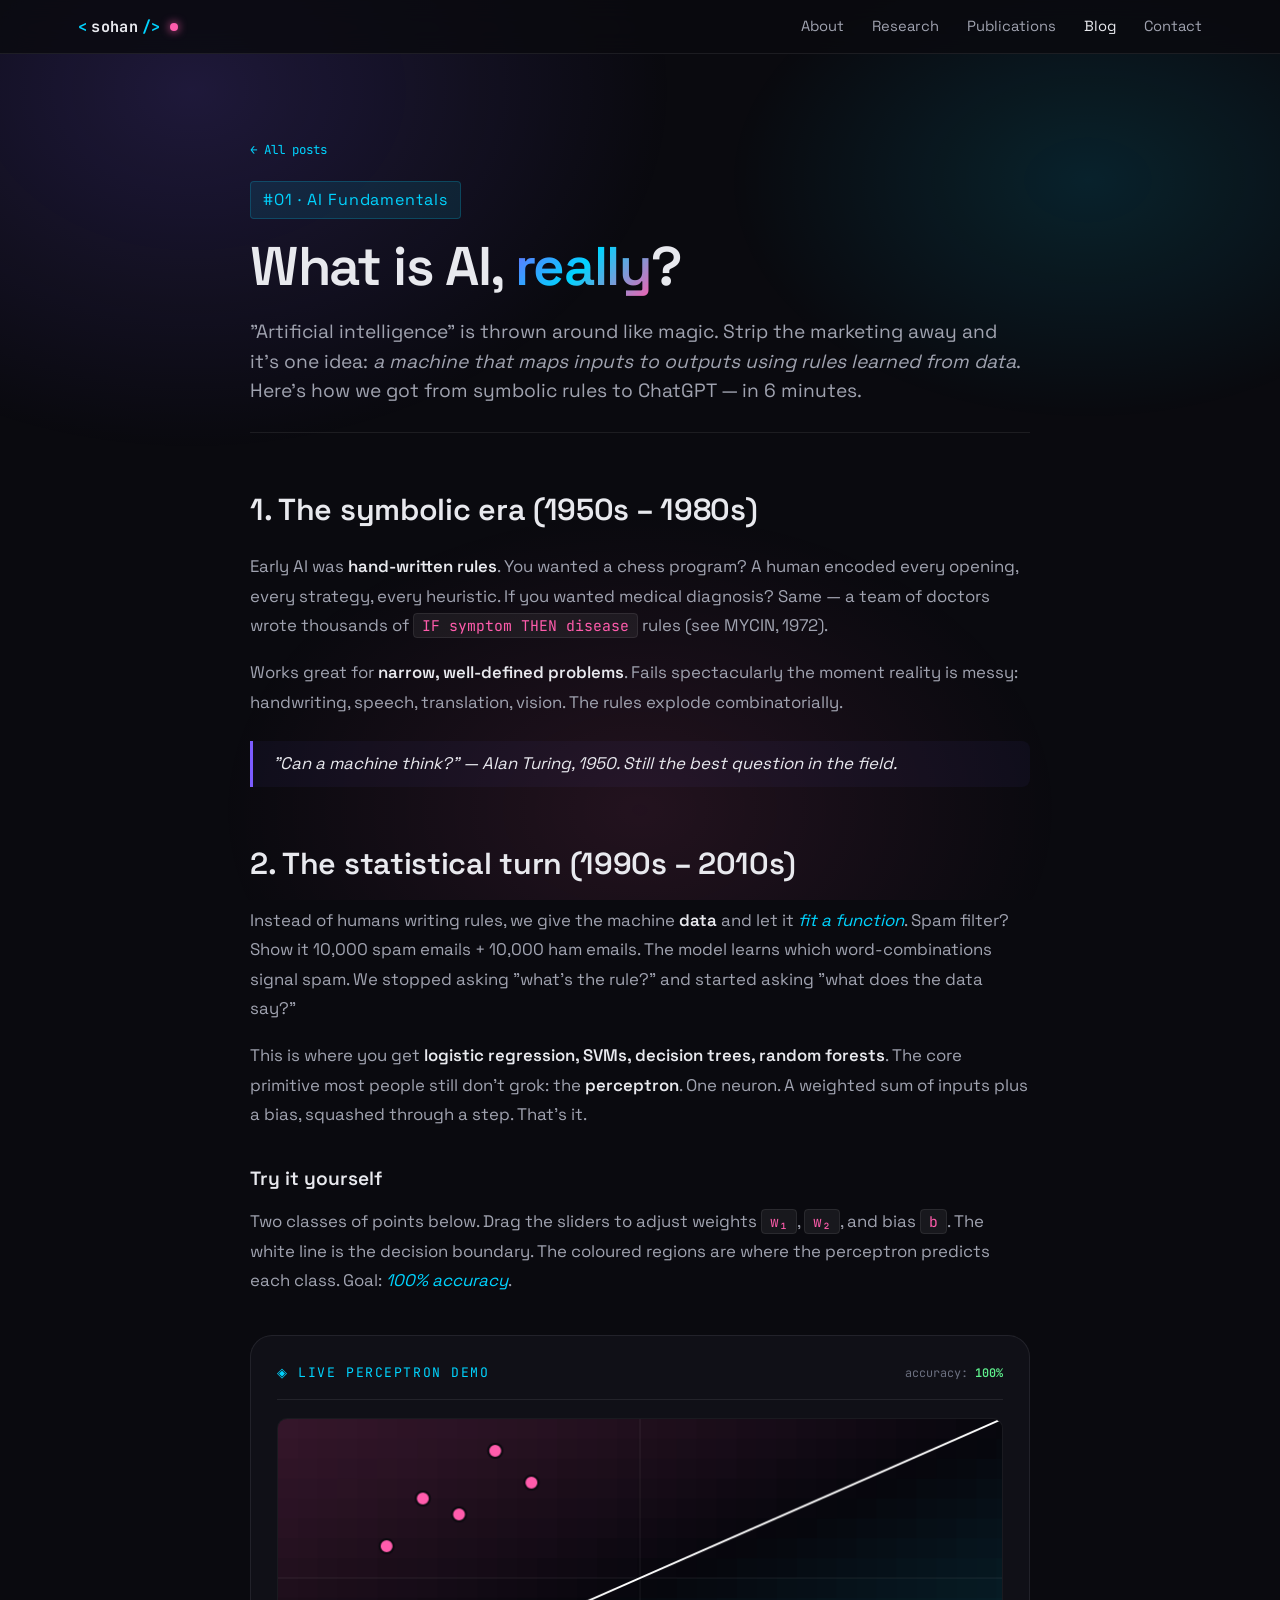
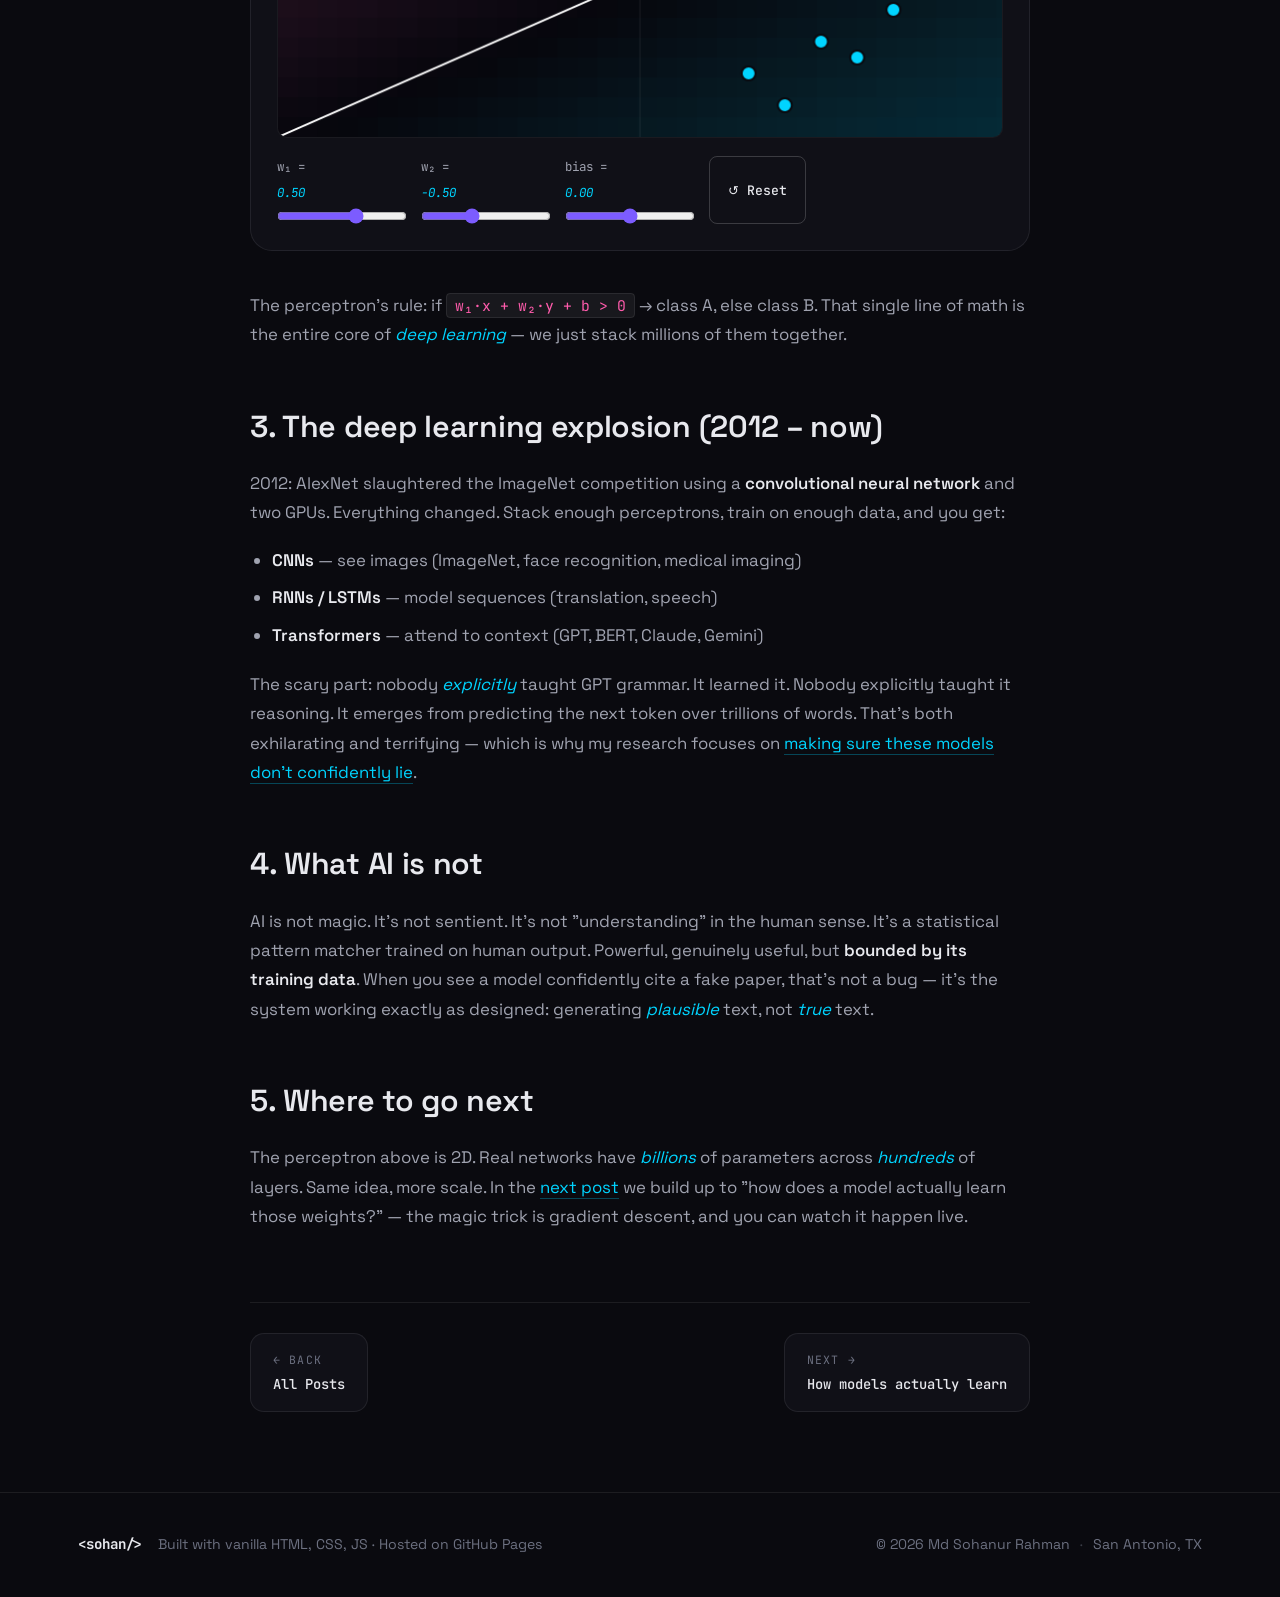
<file: blog/ai.html>
<!DOCTYPE html>
<html lang="en">
<head>
<meta charset="UTF-8" />
<meta name="viewport" content="width=device-width, initial-scale=1.0" />
<title>What is AI, really? — From Rules to Neural Nets (Interactive Perceptron Demo)</title>
<meta name="description" content="A plain-English tour of AI from symbolic rules to modern neural networks, with a live interactive perceptron you can train in your browser. Written by PhD researcher Md Sohanur Rahman." />
<meta name="keywords" content="what is AI, artificial intelligence explained, perceptron demo, neural network tutorial, AI basics, interactive AI, symbolic AI vs machine learning, how AI works" />
<meta name="robots" content="index, follow" />
<link rel="canonical" href="https://sohanur083.github.io/blog/ai.html" />
<meta property="og:type" content="article" />
<meta property="og:title" content="What is AI, really? — Interactive Perceptron Demo" />
<meta property="og:description" content="From symbolic rules to neural nets — train a perceptron in your browser." />
<meta property="og:url" content="https://sohanur083.github.io/blog/ai.html" />
<link rel="preconnect" href="https://fonts.googleapis.com">
<link rel="preconnect" href="https://fonts.gstatic.com" crossorigin>
<link href="https://fonts.googleapis.com/css2?family=JetBrains+Mono:wght@400;500;700&family=Space+Grotesk:wght@300;400;500;600;700&display=swap" rel="stylesheet">
<link rel="stylesheet" href="../css/style.css" />
<link rel="stylesheet" href="css/blog.css" />
</head>
<body>

<canvas id="neural-bg"></canvas>

<nav class="nav scrolled">
  <div class="nav-inner">
    <a href="../index.html" class="logo">
      <span class="logo-bracket">&lt;</span>
      <span class="logo-name">sohan</span>
      <span class="logo-bracket">/&gt;</span>
      <span class="logo-dot"></span>
    </a>
    <ul class="nav-links">
      <li><a href="../index.html#about">About</a></li>
      <li><a href="../index.html#research">Research</a></li>
      <li><a href="../index.html#publications">Publications</a></li>
      <li><a href="index.html" style="color:var(--text)">Blog</a></li>
      <li><a href="../index.html#contact">Contact</a></li>
    </ul>
    <button class="nav-burger" aria-label="Toggle menu">
      <span></span><span></span><span></span>
    </button>
  </div>
</nav>

<article class="post container">

  <header class="post-header">
    <div class="post-breadcrumb">
      <a href="index.html">← All posts</a>
    </div>
    <span class="post-tag">#01 · AI Fundamentals</span>
    <h1>What is AI, <span class="gradient-text">really</span>?</h1>
    <p class="post-lead">
      "Artificial intelligence" is thrown around like magic. Strip the marketing away and it's
      one idea: <em>a machine that maps inputs to outputs using rules learned from data</em>.
      Here's how we got from symbolic rules to ChatGPT — in 6 minutes.
    </p>
  </header>

  <div class="post-body">

    <h2>1. The symbolic era (1950s – 1980s)</h2>
    <p>
      Early AI was <strong>hand-written rules</strong>. You wanted a chess program? A human encoded
      every opening, every strategy, every heuristic. If you wanted medical diagnosis? Same — a team
      of doctors wrote thousands of <code>IF symptom THEN disease</code> rules (see MYCIN, 1972).
    </p>
    <p>
      Works great for <strong>narrow, well-defined problems</strong>. Fails spectacularly the moment
      reality is messy: handwriting, speech, translation, vision. The rules explode combinatorially.
    </p>

    <blockquote>
      "Can a machine think?" — Alan Turing, 1950. Still the best question in the field.
    </blockquote>

    <h2>2. The statistical turn (1990s – 2010s)</h2>
    <p>
      Instead of humans writing rules, we give the machine <strong>data</strong> and let it
      <em>fit a function</em>. Spam filter? Show it 10,000 spam emails + 10,000 ham emails. The
      model learns which word-combinations signal spam. We stopped asking "what's the rule?" and
      started asking "what does the data say?"
    </p>
    <p>
      This is where you get <strong>logistic regression, SVMs, decision trees, random forests</strong>.
      The core primitive most people still don't grok: the <strong>perceptron</strong>. One neuron.
      A weighted sum of inputs plus a bias, squashed through a step. That's it.
    </p>

    <h3>Try it yourself</h3>
    <p>
      Two classes of points below. Drag the sliders to adjust weights <code>w₁</code>,
      <code>w₂</code>, and bias <code>b</code>. The white line is the decision boundary. The
      coloured regions are where the perceptron predicts each class. Goal: <em>100% accuracy</em>.
    </p>

    <div class="widget">
      <div class="widget-head">
        <span class="widget-title">◈ Live Perceptron Demo</span>
        <span class="widget-note">accuracy: <strong id="perceptron-acc" style="color:#5ff08d">0%</strong></span>
      </div>
      <canvas id="perceptron-canvas" class="widget-canvas"></canvas>
      <div class="widget-controls">
        <label>w₁ = <em id="w1-val">0.50</em>
          <input type="range" id="w1" min="-2" max="2" step="0.05" value="0.5">
        </label>
        <label>w₂ = <em id="w2-val">-0.50</em>
          <input type="range" id="w2" min="-2" max="2" step="0.05" value="-0.5">
        </label>
        <label>bias = <em id="bias-val">0.00</em>
          <input type="range" id="bias" min="-2" max="2" step="0.05" value="0">
        </label>
        <button class="widget-btn" id="reset-perceptron">↺ Reset</button>
      </div>
    </div>

    <p>
      The perceptron's rule: if <code>w₁·x + w₂·y + b &gt; 0</code> → class A, else class B. That
      single line of math is the entire core of <em>deep learning</em> — we just stack millions of
      them together.
    </p>

    <h2>3. The deep learning explosion (2012 – now)</h2>
    <p>
      2012: AlexNet slaughtered the ImageNet competition using a <strong>convolutional neural
      network</strong> and two GPUs. Everything changed. Stack enough perceptrons, train on enough
      data, and you get:
    </p>
    <ul>
      <li><strong>CNNs</strong> — see images (ImageNet, face recognition, medical imaging)</li>
      <li><strong>RNNs / LSTMs</strong> — model sequences (translation, speech)</li>
      <li><strong>Transformers</strong> — attend to context (GPT, BERT, Claude, Gemini)</li>
    </ul>
    <p>
      The scary part: nobody <em>explicitly</em> taught GPT grammar. It learned it. Nobody
      explicitly taught it reasoning. It emerges from predicting the next token over trillions of
      words. That's both exhilarating and terrifying — which is why my research focuses on
      <a href="llm.html">making sure these models don't confidently lie</a>.
    </p>

    <h2>4. What AI is not</h2>
    <p>
      AI is not magic. It's not sentient. It's not "understanding" in the human sense. It's a
      statistical pattern matcher trained on human output. Powerful, genuinely useful, but
      <strong>bounded by its training data</strong>. When you see a model confidently cite a fake
      paper, that's not a bug — it's the system working exactly as designed: generating
      <em>plausible</em> text, not <em>true</em> text.
    </p>

    <h2>5. Where to go next</h2>
    <p>
      The perceptron above is 2D. Real networks have <em>billions</em> of parameters across
      <em>hundreds</em> of layers. Same idea, more scale. In the <a href="ml.html">next post</a> we
      build up to "how does a model actually learn those weights?" — the magic trick is gradient
      descent, and you can watch it happen live.
    </p>

  </div>

  <div class="post-nav">
    <a href="index.html">
      <span class="pn-label">← BACK</span>
      <span class="pn-title">All Posts</span>
    </a>
    <a href="ml.html">
      <span class="pn-label">NEXT →</span>
      <span class="pn-title">How models actually learn</span>
    </a>
  </div>

</article>

<footer class="footer">
  <div class="container footer-inner">
    <div>
      <span class="footer-logo">&lt;sohan/&gt;</span>
      <p>Built with vanilla HTML, CSS, JS · Hosted on GitHub Pages</p>
    </div>
    <div class="footer-meta">
      <span>© <span id="year"></span> Md Sohanur Rahman</span>
      <span class="dot">·</span>
      <span>San Antonio, TX</span>
    </div>
  </div>
</footer>

<script src="../js/main.js"></script>
<script src="js/widgets.js"></script>
<script>initPerceptron();</script>
</body>
</html>
</file>
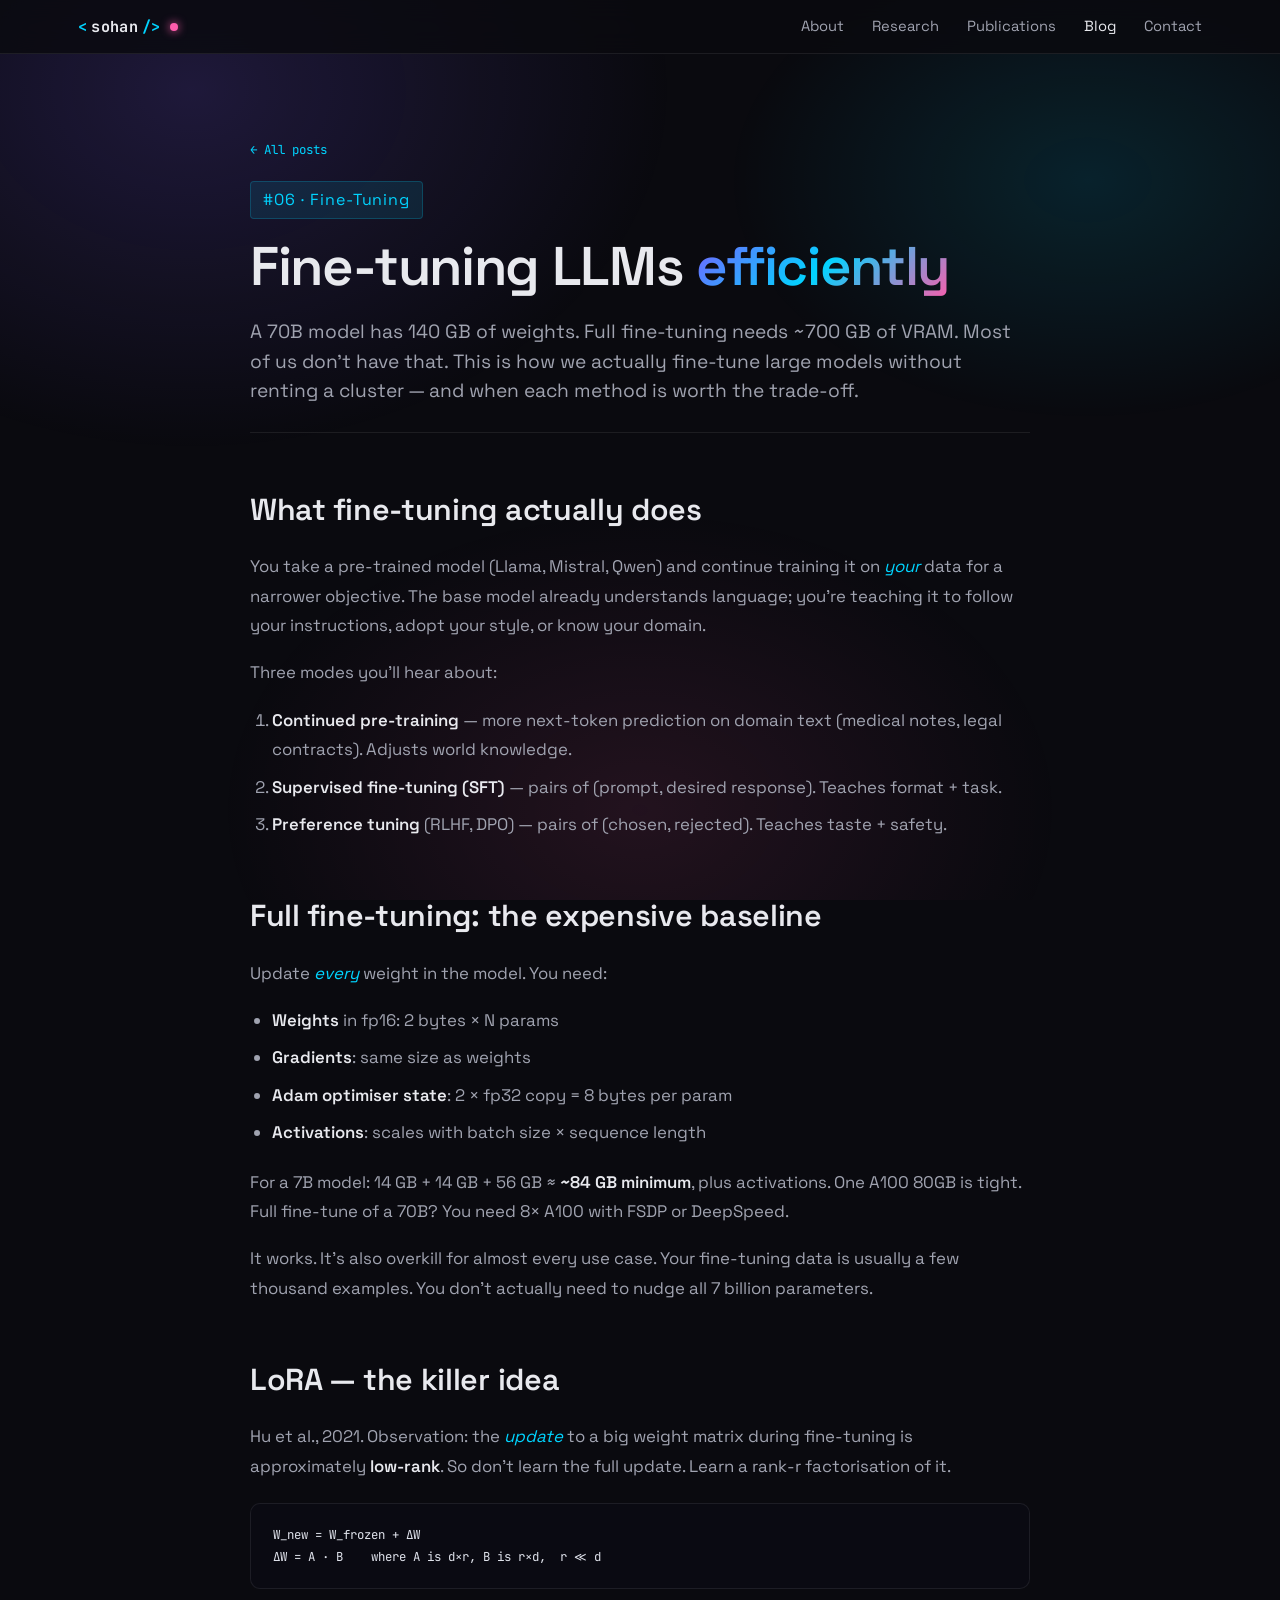
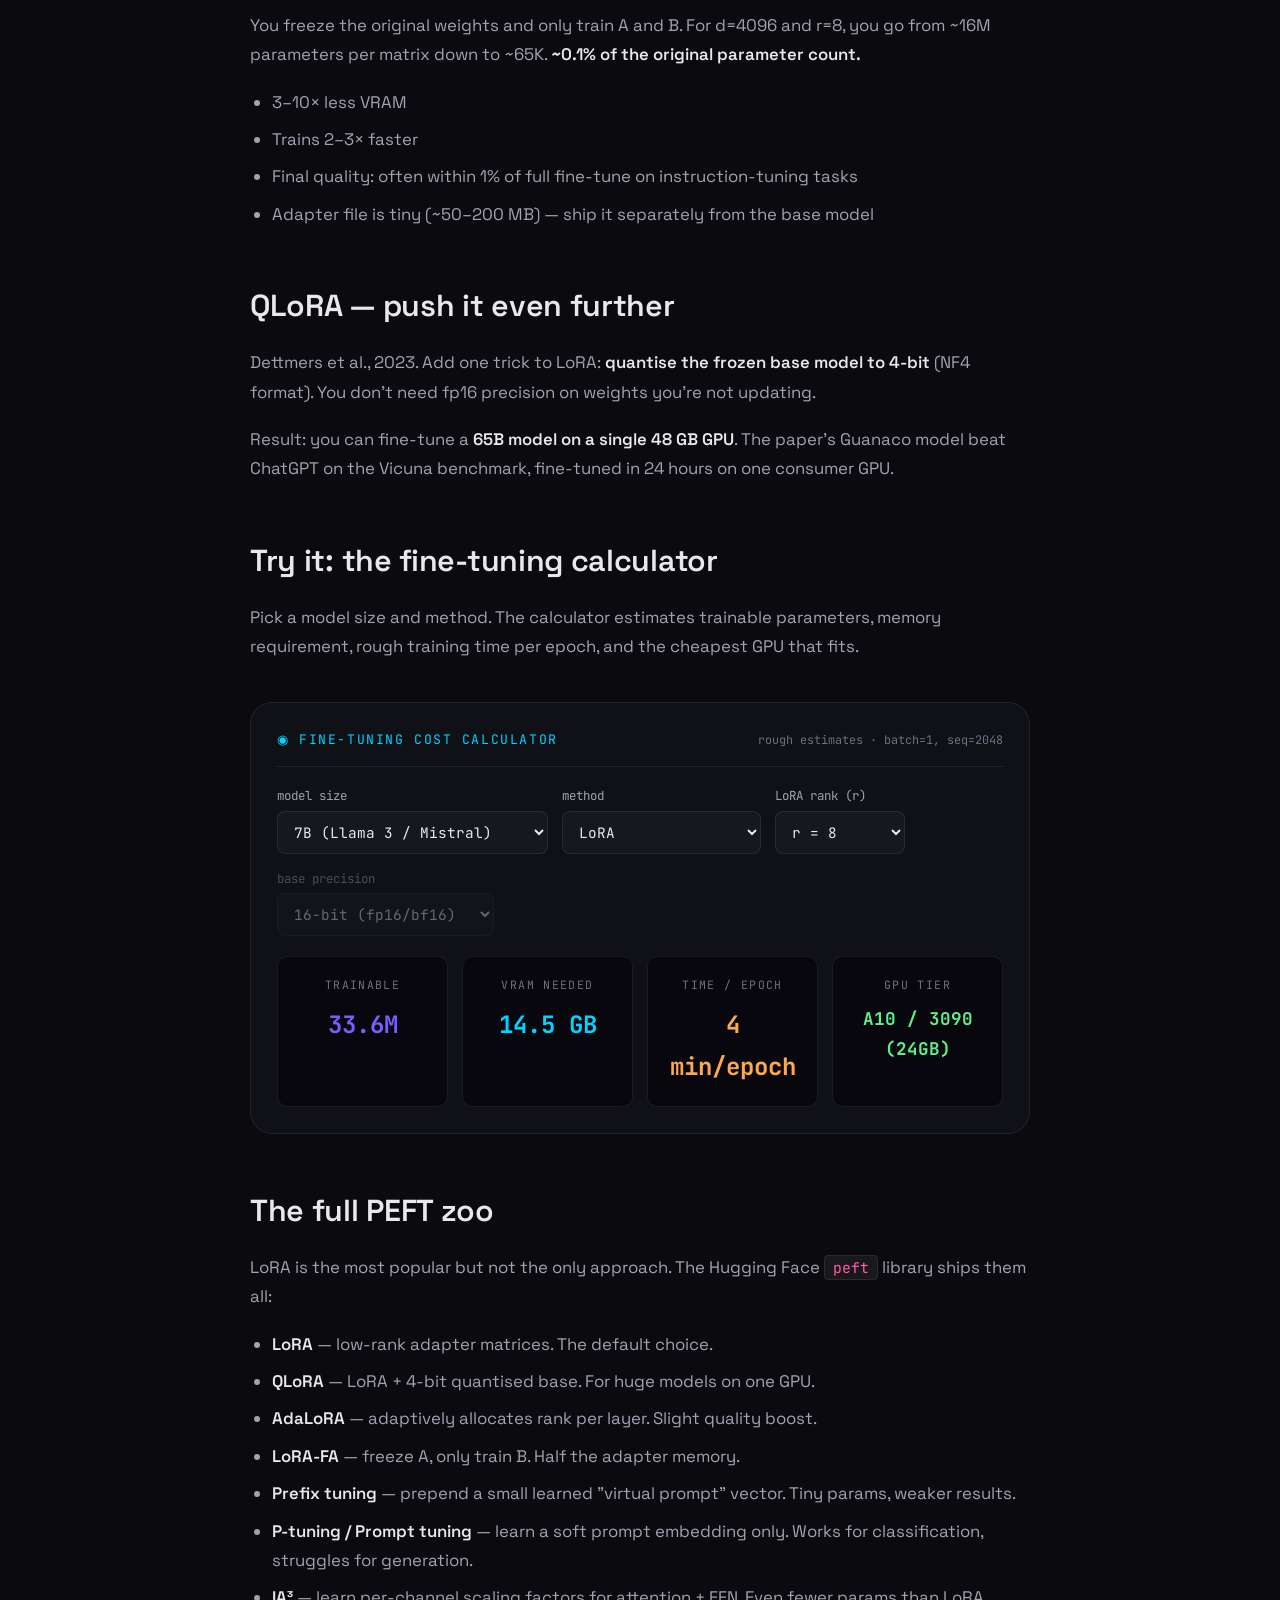
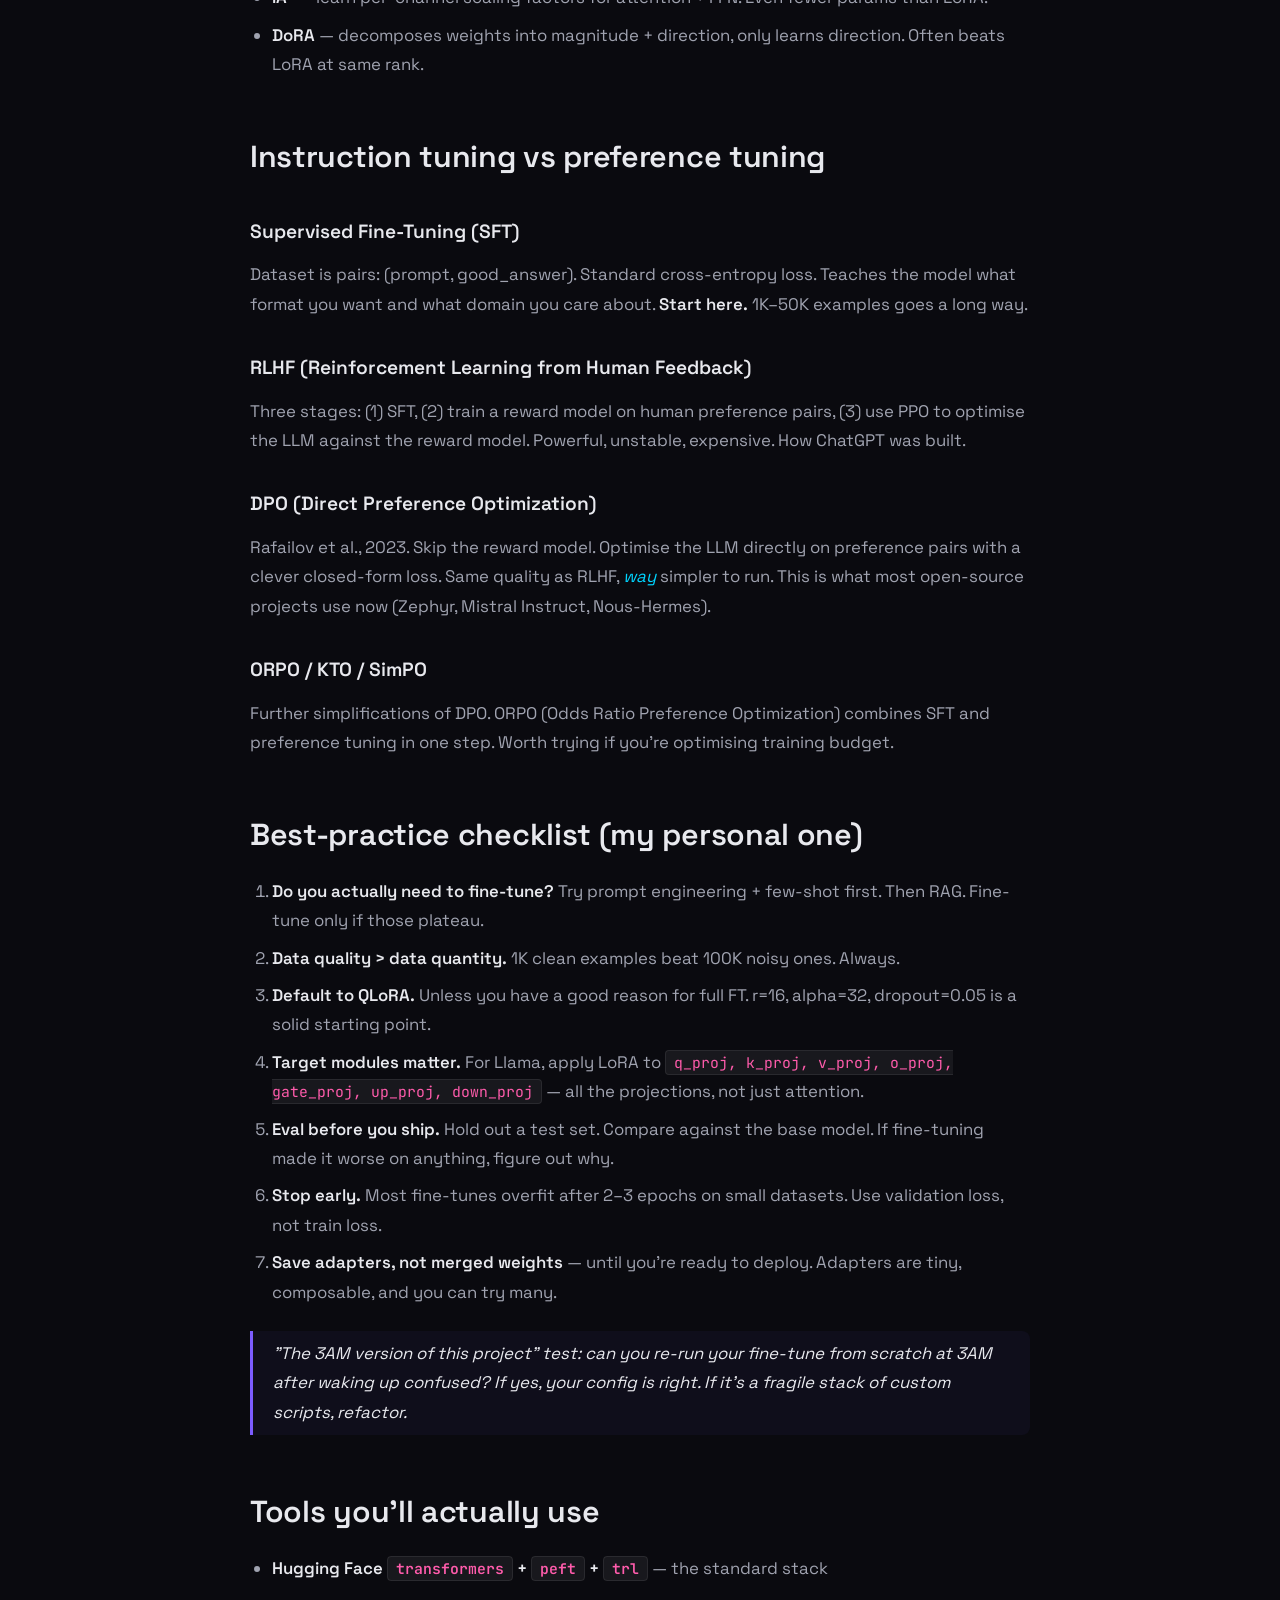
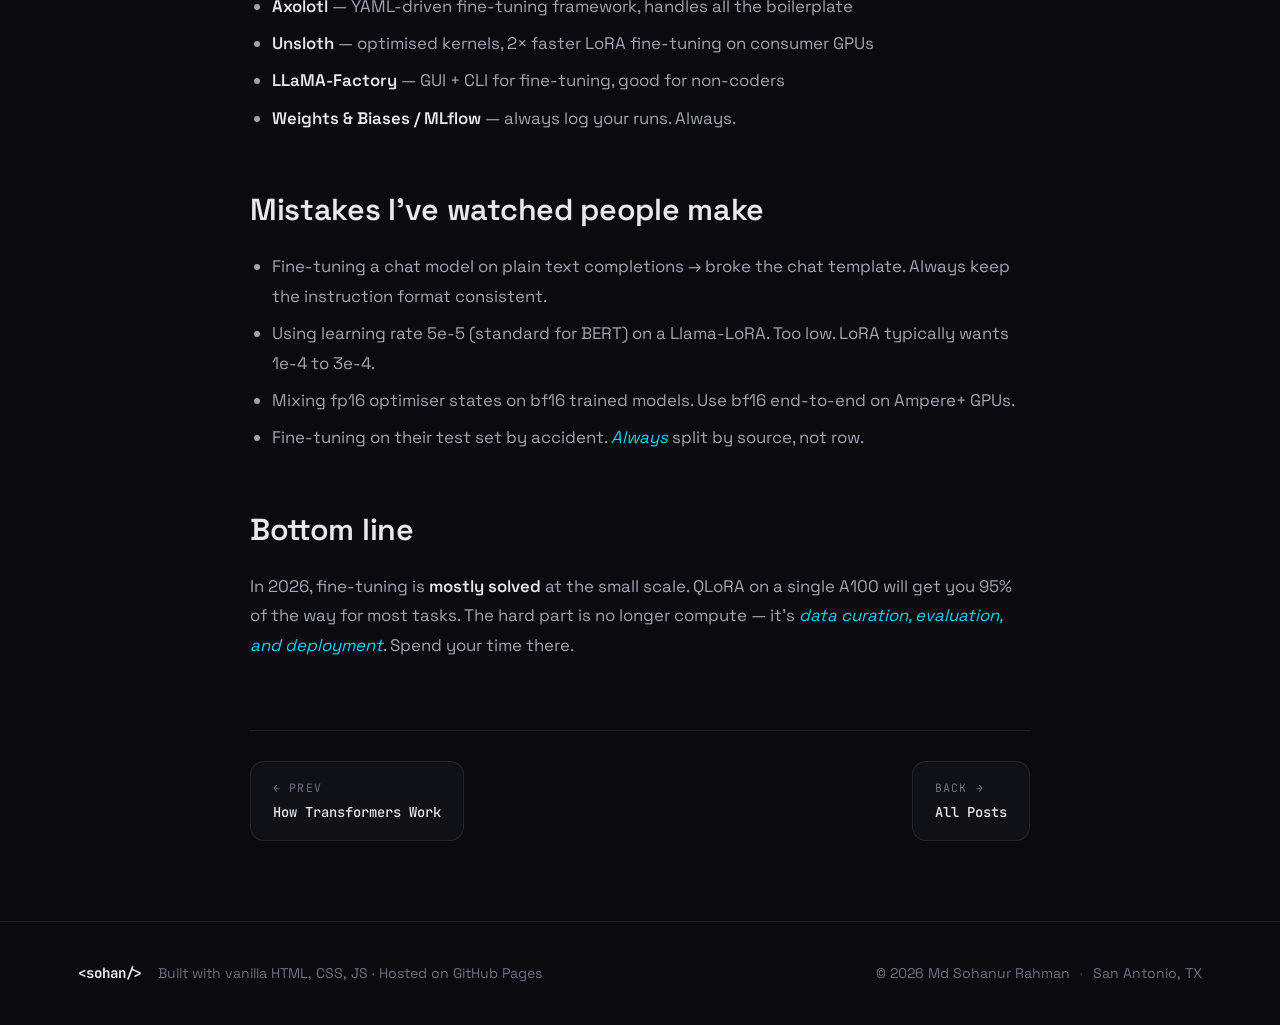
<file: blog/finetuning.html>
<!DOCTYPE html>
<html lang="en">
<head>
<meta charset="UTF-8" />
<meta name="viewport" content="width=device-width, initial-scale=1.0" />
<title>Fine-tuning LLMs Efficiently — LoRA vs QLoRA vs DPO vs Full FT (Live VRAM Calculator)</title>
<meta name="description" content="Complete guide to fine-tuning large language models efficiently: LoRA, QLoRA (4-bit), DPO, ORPO, PEFT, full fine-tune — when to use each, memory trade-offs, and a live VRAM / parameter calculator. Best practices from someone who actually does this. By PhD researcher Md Sohanur Rahman." />
<meta name="keywords" content="LLM fine-tuning, LoRA tutorial, QLoRA 4-bit, DPO direct preference optimization, PEFT parameter efficient fine-tuning, Llama fine-tuning, Mistral fine-tuning, VRAM calculator, RLHF alternative, fine-tune best practices, Hugging Face PEFT, ORPO" />
<meta name="robots" content="index, follow" />
<link rel="canonical" href="https://sohanur083.github.io/blog/finetuning.html" />
<meta property="og:type" content="article" />
<meta property="og:title" content="Fine-tuning LLMs Efficiently — LoRA, QLoRA, DPO (Live VRAM Calculator)" />
<meta property="og:description" content="Every fine-tuning method compared — with a live parameter + memory calculator." />
<meta property="og:url" content="https://sohanur083.github.io/blog/finetuning.html" />
<link rel="preconnect" href="https://fonts.googleapis.com">
<link rel="preconnect" href="https://fonts.gstatic.com" crossorigin>
<link href="https://fonts.googleapis.com/css2?family=JetBrains+Mono:wght@400;500;700&family=Space+Grotesk:wght@300;400;500;600;700&display=swap" rel="stylesheet">
<link rel="stylesheet" href="../css/style.css" />
<link rel="stylesheet" href="css/blog.css" />
</head>
<body>

<canvas id="neural-bg"></canvas>

<nav class="nav scrolled">
  <div class="nav-inner">
    <a href="../index.html" class="logo">
      <span class="logo-bracket">&lt;</span>
      <span class="logo-name">sohan</span>
      <span class="logo-bracket">/&gt;</span>
      <span class="logo-dot"></span>
    </a>
    <ul class="nav-links">
      <li><a href="../index.html#about">About</a></li>
      <li><a href="../index.html#research">Research</a></li>
      <li><a href="../index.html#publications">Publications</a></li>
      <li><a href="index.html" style="color:var(--text)">Blog</a></li>
      <li><a href="../index.html#contact">Contact</a></li>
    </ul>
    <button class="nav-burger" aria-label="Toggle menu">
      <span></span><span></span><span></span>
    </button>
  </div>
</nav>

<article class="post container">

  <header class="post-header">
    <div class="post-breadcrumb">
      <a href="index.html">← All posts</a>
    </div>
    <span class="post-tag">#06 · Fine-Tuning</span>
    <h1>Fine-tuning LLMs <span class="gradient-text">efficiently</span></h1>
    <p class="post-lead">
      A 70B model has 140 GB of weights. Full fine-tuning needs ~700 GB of VRAM. Most of us don't
      have that. This is how we actually fine-tune large models without renting a cluster — and
      when each method is worth the trade-off.
    </p>
  </header>

  <div class="post-body">

    <h2>What fine-tuning actually does</h2>
    <p>
      You take a pre-trained model (Llama, Mistral, Qwen) and continue training it on <em>your</em>
      data for a narrower objective. The base model already understands language; you're teaching
      it to follow your instructions, adopt your style, or know your domain.
    </p>
    <p>
      Three modes you'll hear about:
    </p>
    <ol>
      <li><strong>Continued pre-training</strong> — more next-token prediction on domain text (medical notes, legal contracts). Adjusts world knowledge.</li>
      <li><strong>Supervised fine-tuning (SFT)</strong> — pairs of (prompt, desired response). Teaches format + task.</li>
      <li><strong>Preference tuning</strong> (RLHF, DPO) — pairs of (chosen, rejected). Teaches taste + safety.</li>
    </ol>

    <h2>Full fine-tuning: the expensive baseline</h2>
    <p>
      Update <em>every</em> weight in the model. You need:
    </p>
    <ul>
      <li><strong>Weights</strong> in fp16: 2 bytes × N params</li>
      <li><strong>Gradients</strong>: same size as weights</li>
      <li><strong>Adam optimiser state</strong>: 2 × fp32 copy = 8 bytes per param</li>
      <li><strong>Activations</strong>: scales with batch size × sequence length</li>
    </ul>
    <p>
      For a 7B model: 14 GB + 14 GB + 56 GB ≈ <strong>~84 GB minimum</strong>, plus activations.
      One A100 80GB is tight. Full fine-tune of a 70B? You need 8× A100 with FSDP or DeepSpeed.
    </p>
    <p>
      It works. It's also overkill for almost every use case. Your fine-tuning data is usually a
      few thousand examples. You don't actually need to nudge all 7 billion parameters.
    </p>

    <h2>LoRA — the killer idea</h2>
    <p>
      Hu et al., 2021. Observation: the <em>update</em> to a big weight matrix during fine-tuning
      is approximately <strong>low-rank</strong>. So don't learn the full update. Learn a rank-r
      factorisation of it.
    </p>
    <pre><code>W_new = W_frozen + ΔW
ΔW = A · B    where A is d×r, B is r×d,  r ≪ d</code></pre>
    <p>
      You freeze the original weights and only train A and B. For d=4096 and r=8, you go from
      ~16M parameters per matrix down to ~65K. <strong>~0.1% of the original parameter count.</strong>
    </p>
    <ul>
      <li>3–10× less VRAM</li>
      <li>Trains 2–3× faster</li>
      <li>Final quality: often within 1% of full fine-tune on instruction-tuning tasks</li>
      <li>Adapter file is tiny (~50–200 MB) — ship it separately from the base model</li>
    </ul>

    <h2>QLoRA — push it even further</h2>
    <p>
      Dettmers et al., 2023. Add one trick to LoRA: <strong>quantise the frozen base model to
      4-bit</strong> (NF4 format). You don't need fp16 precision on weights you're not updating.
    </p>
    <p>
      Result: you can fine-tune a <strong>65B model on a single 48 GB GPU</strong>. The paper's
      Guanaco model beat ChatGPT on the Vicuna benchmark, fine-tuned in 24 hours on one consumer
      GPU.
    </p>

    <h2>Try it: the fine-tuning calculator</h2>
    <p>
      Pick a model size and method. The calculator estimates trainable parameters, memory
      requirement, rough training time per epoch, and the cheapest GPU that fits.
    </p>

    <div class="widget">
      <div class="widget-head">
        <span class="widget-title">◉ Fine-tuning Cost Calculator</span>
        <span class="widget-note">rough estimates · batch=1, seq=2048</span>
      </div>
      <div class="widget-controls">
        <label>model size
          <select id="ft-size">
            <option value="125M">125M (GPT-2 small)</option>
            <option value="1B">1B (TinyLlama / Gemma 2B)</option>
            <option value="7B" selected>7B (Llama 3 / Mistral)</option>
            <option value="13B">13B (Llama 2 13B)</option>
            <option value="70B">70B (Llama 3 70B)</option>
          </select>
        </label>
        <label>method
          <select id="ft-method">
            <option value="full">Full fine-tune</option>
            <option value="lora" selected>LoRA</option>
            <option value="qlora">QLoRA (4-bit)</option>
            <option value="ptuning">Prompt / P-tuning</option>
          </select>
        </label>
        <label id="rank-wrap">LoRA rank (r)
          <select id="ft-rank">
            <option value="4">r = 4</option>
            <option value="8" selected>r = 8</option>
            <option value="16">r = 16</option>
            <option value="32">r = 32</option>
            <option value="64">r = 64</option>
          </select>
        </label>
        <label id="bits-wrap">base precision
          <select id="ft-bits">
            <option value="16" selected>16-bit (fp16/bf16)</option>
            <option value="8">8-bit</option>
            <option value="4">4-bit (NF4 / QLoRA)</option>
          </select>
        </label>
      </div>
      <div class="calc-grid">
        <div class="calc-cell">
          <div class="cc-lbl">Trainable</div>
          <div class="cc-val" id="ft-params" style="color:#7c5cff">—</div>
        </div>
        <div class="calc-cell">
          <div class="cc-lbl">VRAM needed</div>
          <div class="cc-val" id="ft-mem" style="color:#00d4ff">—</div>
        </div>
        <div class="calc-cell">
          <div class="cc-lbl">Time / epoch</div>
          <div class="cc-val" id="ft-time" style="color:#ffa84d">—</div>
        </div>
        <div class="calc-cell">
          <div class="cc-lbl">GPU tier</div>
          <div class="cc-val" id="ft-gpu" style="font-size:1.1rem">—</div>
        </div>
      </div>
    </div>

    <h2>The full PEFT zoo</h2>
    <p>
      LoRA is the most popular but not the only approach. The Hugging Face <code>peft</code>
      library ships them all:
    </p>
    <ul>
      <li><strong>LoRA</strong> — low-rank adapter matrices. The default choice.</li>
      <li><strong>QLoRA</strong> — LoRA + 4-bit quantised base. For huge models on one GPU.</li>
      <li><strong>AdaLoRA</strong> — adaptively allocates rank per layer. Slight quality boost.</li>
      <li><strong>LoRA-FA</strong> — freeze A, only train B. Half the adapter memory.</li>
      <li><strong>Prefix tuning</strong> — prepend a small learned "virtual prompt" vector. Tiny params, weaker results.</li>
      <li><strong>P-tuning / Prompt tuning</strong> — learn a soft prompt embedding only. Works for classification, struggles for generation.</li>
      <li><strong>IA³</strong> — learn per-channel scaling factors for attention + FFN. Even fewer params than LoRA.</li>
      <li><strong>DoRA</strong> — decomposes weights into magnitude + direction, only learns direction. Often beats LoRA at same rank.</li>
    </ul>

    <h2>Instruction tuning vs preference tuning</h2>
    <h3>Supervised Fine-Tuning (SFT)</h3>
    <p>
      Dataset is pairs: (prompt, good_answer). Standard cross-entropy loss. Teaches the model what
      format you want and what domain you care about. <strong>Start here.</strong> 1K–50K examples
      goes a long way.
    </p>

    <h3>RLHF (Reinforcement Learning from Human Feedback)</h3>
    <p>
      Three stages: (1) SFT, (2) train a reward model on human preference pairs, (3) use PPO to
      optimise the LLM against the reward model. Powerful, unstable, expensive. How ChatGPT was
      built.
    </p>

    <h3>DPO (Direct Preference Optimization)</h3>
    <p>
      Rafailov et al., 2023. Skip the reward model. Optimise the LLM directly on preference pairs
      with a clever closed-form loss. Same quality as RLHF, <em>way</em> simpler to run. This is
      what most open-source projects use now (Zephyr, Mistral Instruct, Nous-Hermes).
    </p>

    <h3>ORPO / KTO / SimPO</h3>
    <p>
      Further simplifications of DPO. ORPO (Odds Ratio Preference Optimization) combines SFT and
      preference tuning in one step. Worth trying if you're optimising training budget.
    </p>

    <h2>Best-practice checklist (my personal one)</h2>
    <ol>
      <li><strong>Do you actually need to fine-tune?</strong> Try prompt engineering + few-shot first. Then RAG. Fine-tune only if those plateau.</li>
      <li><strong>Data quality &gt; data quantity.</strong> 1K clean examples beat 100K noisy ones. Always.</li>
      <li><strong>Default to QLoRA.</strong> Unless you have a good reason for full FT. r=16, alpha=32, dropout=0.05 is a solid starting point.</li>
      <li><strong>Target modules matter.</strong> For Llama, apply LoRA to <code>q_proj, k_proj, v_proj, o_proj, gate_proj, up_proj, down_proj</code> — all the projections, not just attention.</li>
      <li><strong>Eval before you ship.</strong> Hold out a test set. Compare against the base model. If fine-tuning made it worse on anything, figure out why.</li>
      <li><strong>Stop early.</strong> Most fine-tunes overfit after 2–3 epochs on small datasets. Use validation loss, not train loss.</li>
      <li><strong>Save adapters, not merged weights</strong> — until you're ready to deploy. Adapters are tiny, composable, and you can try many.</li>
    </ol>

    <blockquote>
      "The 3AM version of this project" test: can you re-run your fine-tune from scratch at 3AM
      after waking up confused? If yes, your config is right. If it's a fragile stack of custom
      scripts, refactor.
    </blockquote>

    <h2>Tools you'll actually use</h2>
    <ul>
      <li><strong>Hugging Face <code>transformers</code> + <code>peft</code> + <code>trl</code></strong> — the standard stack</li>
      <li><strong>Axolotl</strong> — YAML-driven fine-tuning framework, handles all the boilerplate</li>
      <li><strong>Unsloth</strong> — optimised kernels, 2× faster LoRA fine-tuning on consumer GPUs</li>
      <li><strong>LLaMA-Factory</strong> — GUI + CLI for fine-tuning, good for non-coders</li>
      <li><strong>Weights &amp; Biases / MLflow</strong> — always log your runs. Always.</li>
    </ul>

    <h2>Mistakes I've watched people make</h2>
    <ul>
      <li>Fine-tuning a chat model on plain text completions → broke the chat template. Always keep the instruction format consistent.</li>
      <li>Using learning rate 5e-5 (standard for BERT) on a Llama-LoRA. Too low. LoRA typically wants 1e-4 to 3e-4.</li>
      <li>Mixing fp16 optimiser states on bf16 trained models. Use bf16 end-to-end on Ampere+ GPUs.</li>
      <li>Fine-tuning on their test set by accident. <em>Always</em> split by source, not row.</li>
    </ul>

    <h2>Bottom line</h2>
    <p>
      In 2026, fine-tuning is <strong>mostly solved</strong> at the small scale. QLoRA on a single
      A100 will get you 95% of the way for most tasks. The hard part is no longer compute — it's
      <em>data curation, evaluation, and deployment</em>. Spend your time there.
    </p>

  </div>

  <div class="post-nav">
    <a href="transformer.html">
      <span class="pn-label">← PREV</span>
      <span class="pn-title">How Transformers Work</span>
    </a>
    <a href="index.html">
      <span class="pn-label">BACK →</span>
      <span class="pn-title">All Posts</span>
    </a>
  </div>

</article>

<footer class="footer">
  <div class="container footer-inner">
    <div>
      <span class="footer-logo">&lt;sohan/&gt;</span>
      <p>Built with vanilla HTML, CSS, JS · Hosted on GitHub Pages</p>
    </div>
    <div class="footer-meta">
      <span>© <span id="year"></span> Md Sohanur Rahman</span>
      <span class="dot">·</span>
      <span>San Antonio, TX</span>
    </div>
  </div>
</footer>

<script src="../js/main.js"></script>
<script src="js/widgets.js"></script>
<script>initFTCalc();</script>
</body>
</html>
</file>
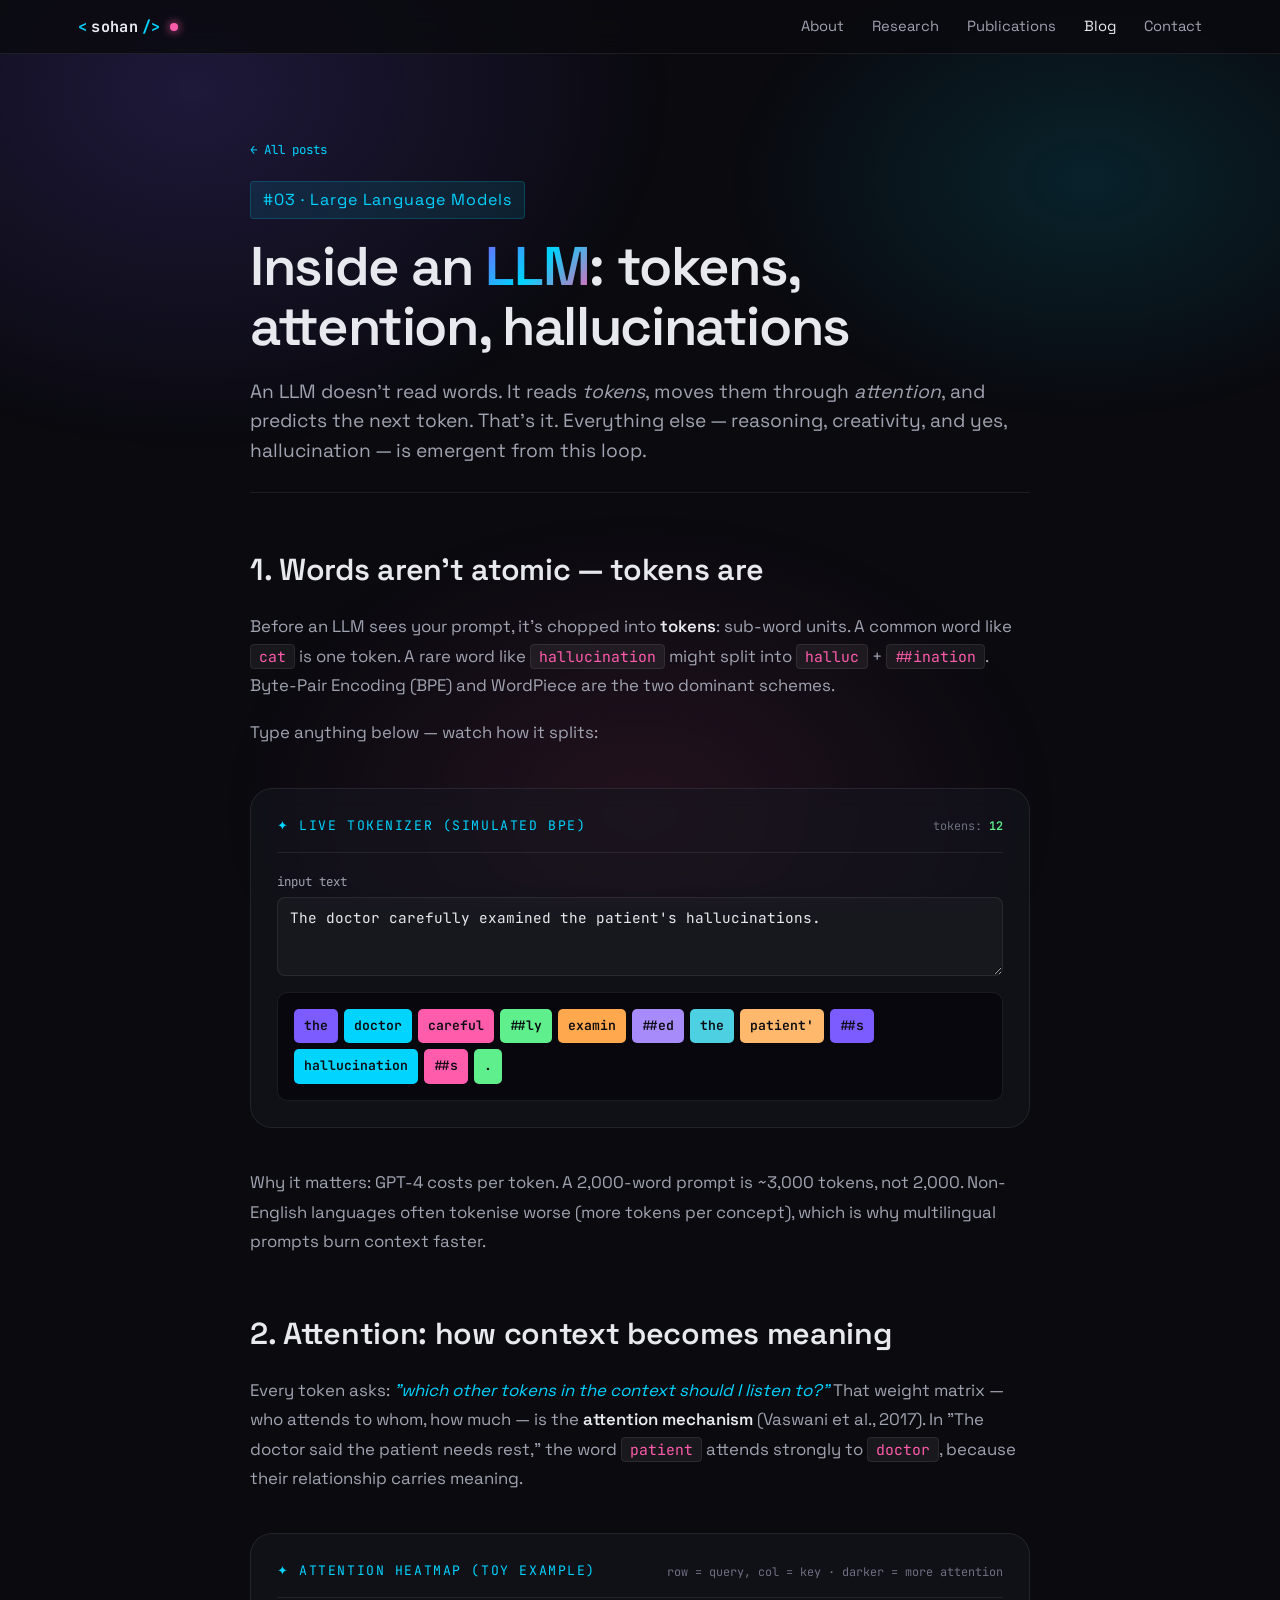
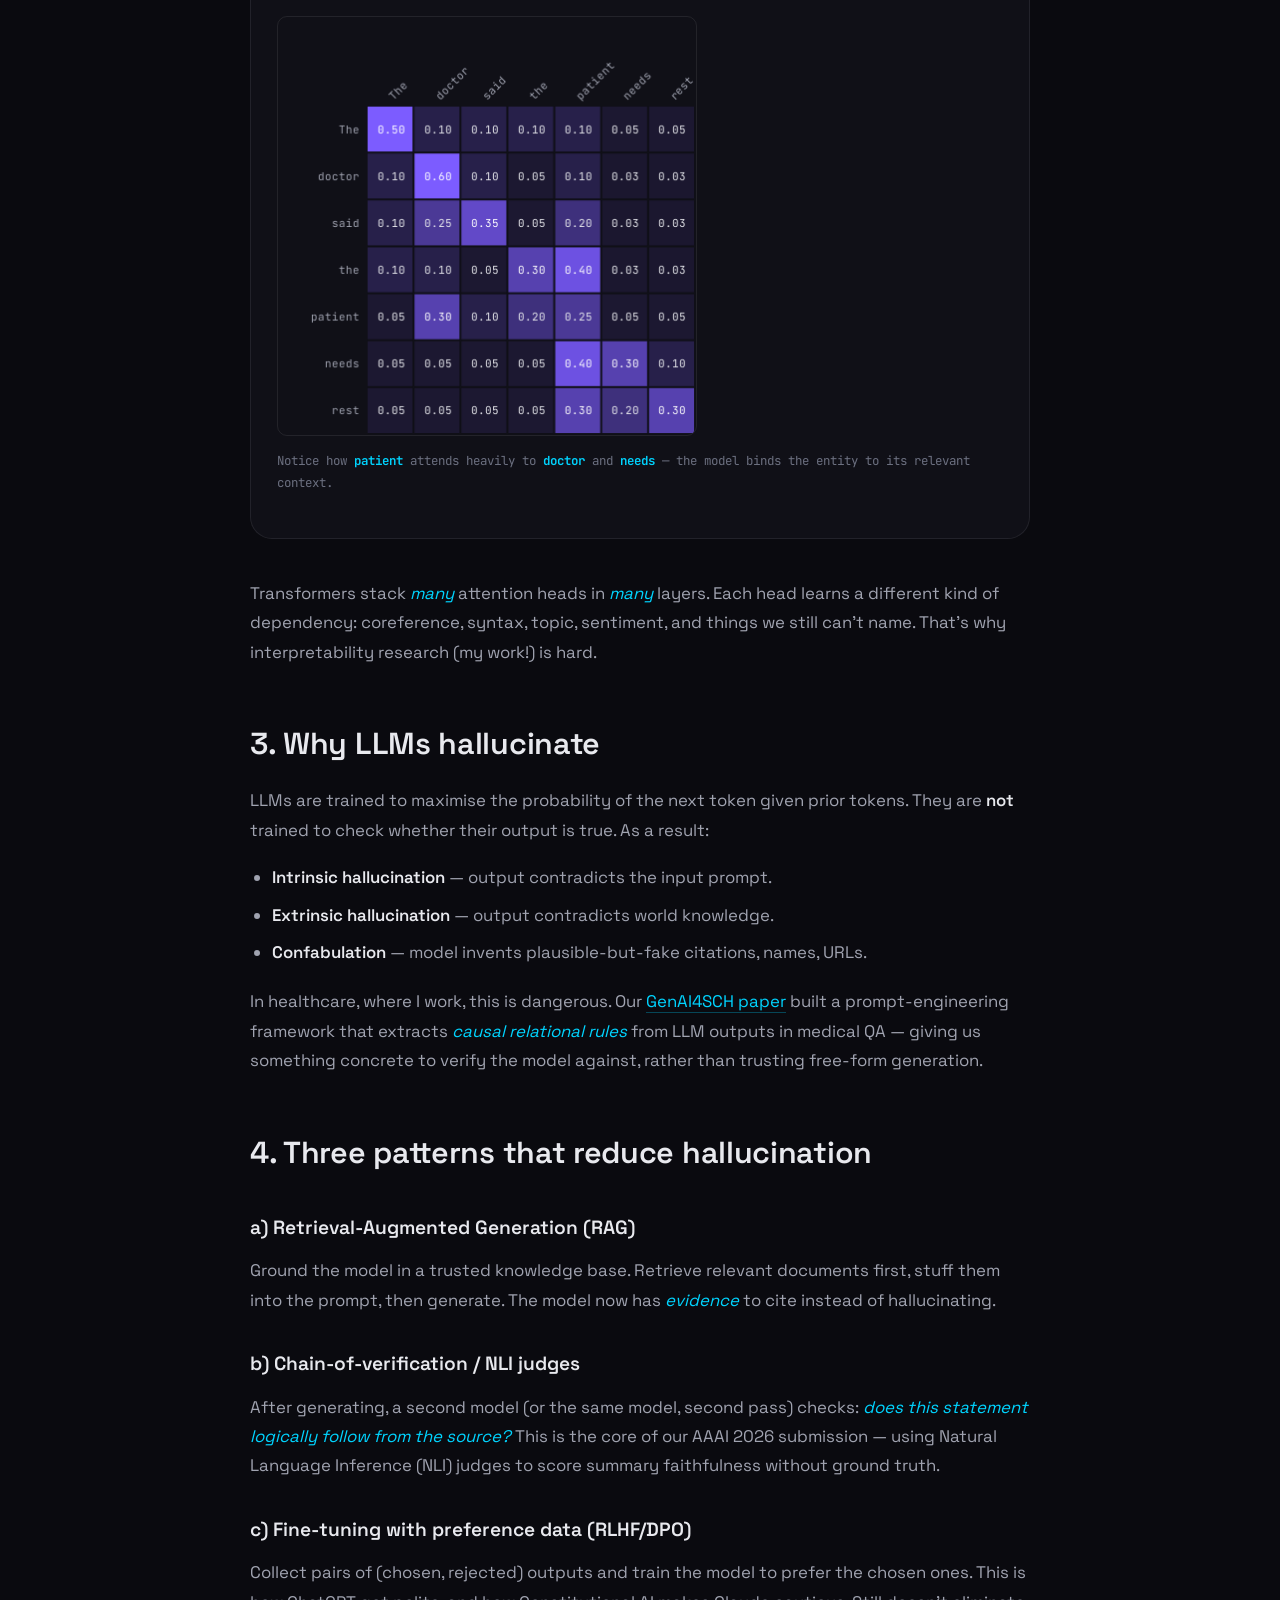
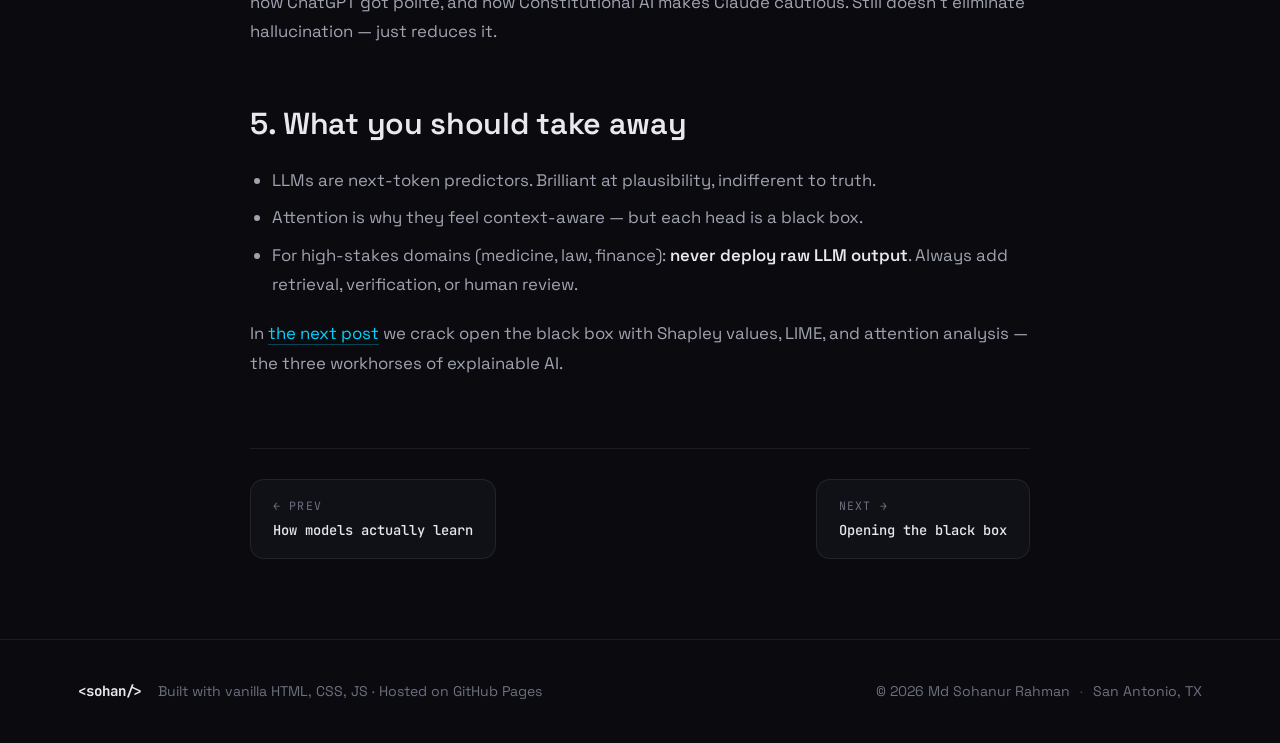
<file: blog/llm.html>
<!DOCTYPE html>
<html lang="en">
<head>
<meta charset="UTF-8" />
<meta name="viewport" content="width=device-width, initial-scale=1.0" />
<title>Inside an LLM — Tokens, Attention, and Why LLMs Hallucinate (Interactive Demos)</title>
<meta name="description" content="Understand tokens, attention, and LLM hallucinations with live interactive demos: a working tokenizer and an attention heatmap. Includes the three patterns that reduce hallucination: RAG, NLI judges, RLHF/DPO. By PhD researcher Md Sohanur Rahman." />
<meta name="keywords" content="how LLMs work, LLM tokenizer, attention mechanism explained, why LLMs hallucinate, LLM hallucination mitigation, RAG, NLI judge, transformer attention, LLM internals" />
<meta name="robots" content="index, follow" />
<link rel="canonical" href="https://sohanur083.github.io/blog/llm.html" />
<meta property="og:type" content="article" />
<meta property="og:title" content="Inside an LLM — Tokens, Attention, Hallucinations (Interactive)" />
<meta property="og:description" content="Live tokenizer + attention heatmap + the patterns that reduce hallucination." />
<meta property="og:url" content="https://sohanur083.github.io/blog/llm.html" />
<link rel="preconnect" href="https://fonts.googleapis.com">
<link rel="preconnect" href="https://fonts.gstatic.com" crossorigin>
<link href="https://fonts.googleapis.com/css2?family=JetBrains+Mono:wght@400;500;700&family=Space+Grotesk:wght@300;400;500;600;700&display=swap" rel="stylesheet">
<link rel="stylesheet" href="../css/style.css" />
<link rel="stylesheet" href="css/blog.css" />
</head>
<body>

<canvas id="neural-bg"></canvas>

<nav class="nav scrolled">
  <div class="nav-inner">
    <a href="../index.html" class="logo">
      <span class="logo-bracket">&lt;</span>
      <span class="logo-name">sohan</span>
      <span class="logo-bracket">/&gt;</span>
      <span class="logo-dot"></span>
    </a>
    <ul class="nav-links">
      <li><a href="../index.html#about">About</a></li>
      <li><a href="../index.html#research">Research</a></li>
      <li><a href="../index.html#publications">Publications</a></li>
      <li><a href="index.html" style="color:var(--text)">Blog</a></li>
      <li><a href="../index.html#contact">Contact</a></li>
    </ul>
    <button class="nav-burger" aria-label="Toggle menu">
      <span></span><span></span><span></span>
    </button>
  </div>
</nav>

<article class="post container">

  <header class="post-header">
    <div class="post-breadcrumb">
      <a href="index.html">← All posts</a>
    </div>
    <span class="post-tag">#03 · Large Language Models</span>
    <h1>Inside an <span class="gradient-text">LLM</span>: tokens, attention, hallucinations</h1>
    <p class="post-lead">
      An LLM doesn't read words. It reads <em>tokens</em>, moves them through <em>attention</em>,
      and predicts the next token. That's it. Everything else — reasoning, creativity, and yes,
      hallucination — is emergent from this loop.
    </p>
  </header>

  <div class="post-body">

    <h2>1. Words aren't atomic — tokens are</h2>
    <p>
      Before an LLM sees your prompt, it's chopped into <strong>tokens</strong>: sub-word units. A
      common word like <code>cat</code> is one token. A rare word like <code>hallucination</code>
      might split into <code>halluc</code> + <code>##ination</code>. Byte-Pair Encoding (BPE) and
      WordPiece are the two dominant schemes.
    </p>
    <p>Type anything below — watch how it splits:</p>

    <div class="widget">
      <div class="widget-head">
        <span class="widget-title">✦ Live Tokenizer (simulated BPE)</span>
        <span class="widget-note">tokens: <strong id="token-count" style="color:#5ff08d">0</strong></span>
      </div>
      <div class="widget-controls">
        <label style="flex: 1; min-width: 100%;">input text
          <textarea id="tokenize-input" rows="3">The doctor carefully examined the patient's hallucinations.</textarea>
        </label>
      </div>
      <div id="tokenize-output" class="tokens"></div>
    </div>

    <p>
      Why it matters: GPT-4 costs per token. A 2,000-word prompt is ~3,000 tokens, not 2,000.
      Non-English languages often tokenise worse (more tokens per concept), which is why
      multilingual prompts burn context faster.
    </p>

    <h2>2. Attention: how context becomes meaning</h2>
    <p>
      Every token asks: <em>"which other tokens in the context should I listen to?"</em> That
      weight matrix — who attends to whom, how much — is the <strong>attention mechanism</strong>
      (Vaswani et al., 2017). In "The doctor said the patient needs rest," the word
      <code>patient</code> attends strongly to <code>doctor</code>, because their relationship
      carries meaning.
    </p>

    <div class="widget">
      <div class="widget-head">
        <span class="widget-title">✦ Attention Heatmap (toy example)</span>
        <span class="widget-note">row = query, col = key · darker = more attention</span>
      </div>
      <canvas id="attention-canvas" class="widget-canvas" style="background:transparent"></canvas>
      <p style="font-family: var(--font-mono); font-size: 0.78rem; color: var(--text-muted); margin-top: 14px;">
        Notice how <strong style="color:var(--accent-2)">patient</strong> attends heavily to
        <strong style="color:var(--accent-2)">doctor</strong> and <strong style="color:var(--accent-2)">needs</strong>
        — the model binds the entity to its relevant context.
      </p>
    </div>

    <p>
      Transformers stack <em>many</em> attention heads in <em>many</em> layers. Each head learns a
      different kind of dependency: coreference, syntax, topic, sentiment, and things we still can't
      name. That's why interpretability research (my work!) is hard.
    </p>

    <h2>3. Why LLMs hallucinate</h2>
    <p>
      LLMs are trained to maximise the probability of the next token given prior tokens. They are
      <strong>not</strong> trained to check whether their output is true. As a result:
    </p>
    <ul>
      <li><strong>Intrinsic hallucination</strong> — output contradicts the input prompt.</li>
      <li><strong>Extrinsic hallucination</strong> — output contradicts world knowledge.</li>
      <li><strong>Confabulation</strong> — model invents plausible-but-fake citations, names, URLs.</li>
    </ul>
    <p>
      In healthcare, where I work, this is dangerous. Our <a href="../index.html#research">
      GenAI4SCH paper</a> built a prompt-engineering framework that extracts <em>causal relational
      rules</em> from LLM outputs in medical QA — giving us something concrete to verify the model
      against, rather than trusting free-form generation.
    </p>

    <h2>4. Three patterns that reduce hallucination</h2>
    <h3>a) Retrieval-Augmented Generation (RAG)</h3>
    <p>
      Ground the model in a trusted knowledge base. Retrieve relevant documents first, stuff them
      into the prompt, then generate. The model now has <em>evidence</em> to cite instead of
      hallucinating.
    </p>

    <h3>b) Chain-of-verification / NLI judges</h3>
    <p>
      After generating, a second model (or the same model, second pass) checks: <em>does this
      statement logically follow from the source?</em> This is the core of our AAAI 2026
      submission — using Natural Language Inference (NLI) judges to score summary faithfulness
      without ground truth.
    </p>

    <h3>c) Fine-tuning with preference data (RLHF/DPO)</h3>
    <p>
      Collect pairs of (chosen, rejected) outputs and train the model to prefer the chosen ones.
      This is how ChatGPT got polite, and how Constitutional AI makes Claude cautious. Still
      doesn't eliminate hallucination — just reduces it.
    </p>

    <h2>5. What you should take away</h2>
    <ul>
      <li>LLMs are next-token predictors. Brilliant at plausibility, indifferent to truth.</li>
      <li>Attention is why they feel context-aware — but each head is a black box.</li>
      <li>For high-stakes domains (medicine, law, finance): <strong>never deploy raw LLM output</strong>. Always add retrieval, verification, or human review.</li>
    </ul>
    <p>
      In <a href="xai.html">the next post</a> we crack open the black box with Shapley values, LIME,
      and attention analysis — the three workhorses of explainable AI.
    </p>

  </div>

  <div class="post-nav">
    <a href="ml.html">
      <span class="pn-label">← PREV</span>
      <span class="pn-title">How models actually learn</span>
    </a>
    <a href="xai.html">
      <span class="pn-label">NEXT →</span>
      <span class="pn-title">Opening the black box</span>
    </a>
  </div>

</article>

<footer class="footer">
  <div class="container footer-inner">
    <div>
      <span class="footer-logo">&lt;sohan/&gt;</span>
      <p>Built with vanilla HTML, CSS, JS · Hosted on GitHub Pages</p>
    </div>
    <div class="footer-meta">
      <span>© <span id="year"></span> Md Sohanur Rahman</span>
      <span class="dot">·</span>
      <span>San Antonio, TX</span>
    </div>
  </div>
</footer>

<script src="../js/main.js"></script>
<script src="js/widgets.js"></script>
<script>initTokenizer(); initAttention();</script>
</body>
</html>
</file>
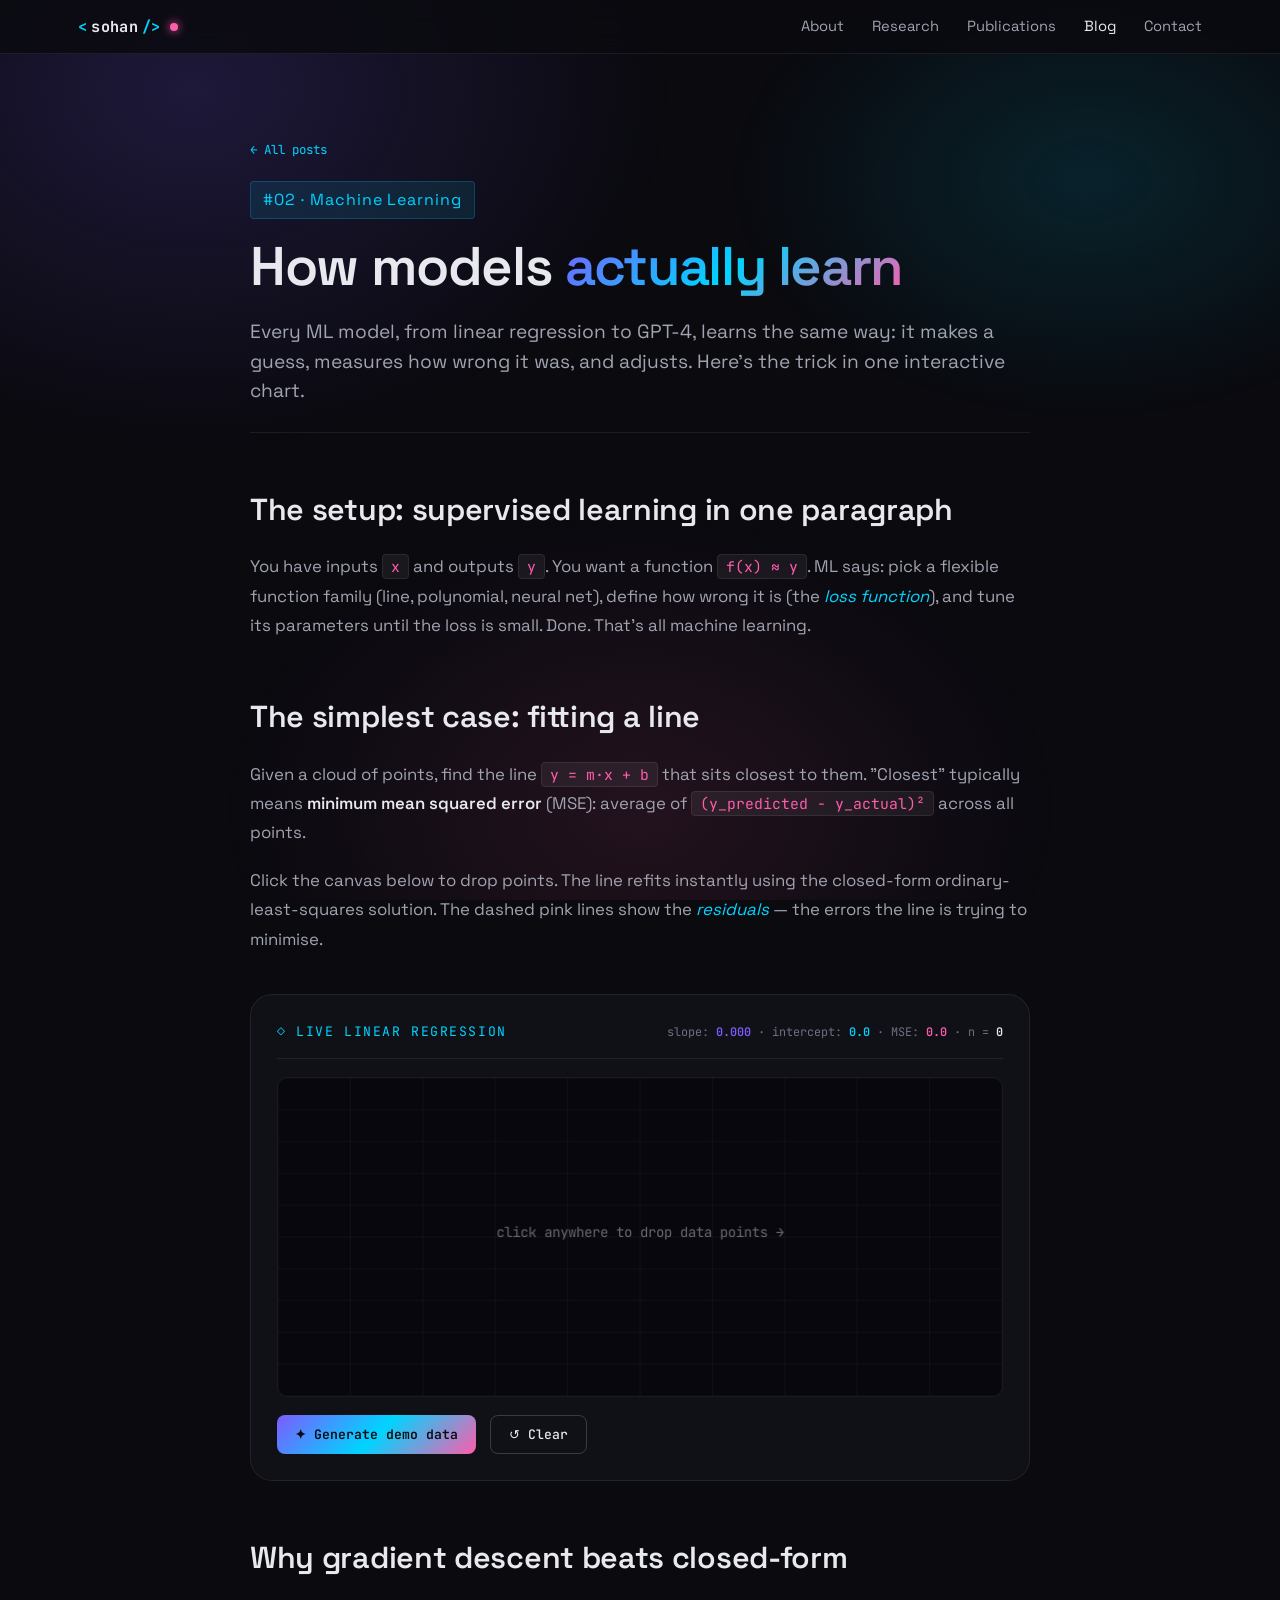
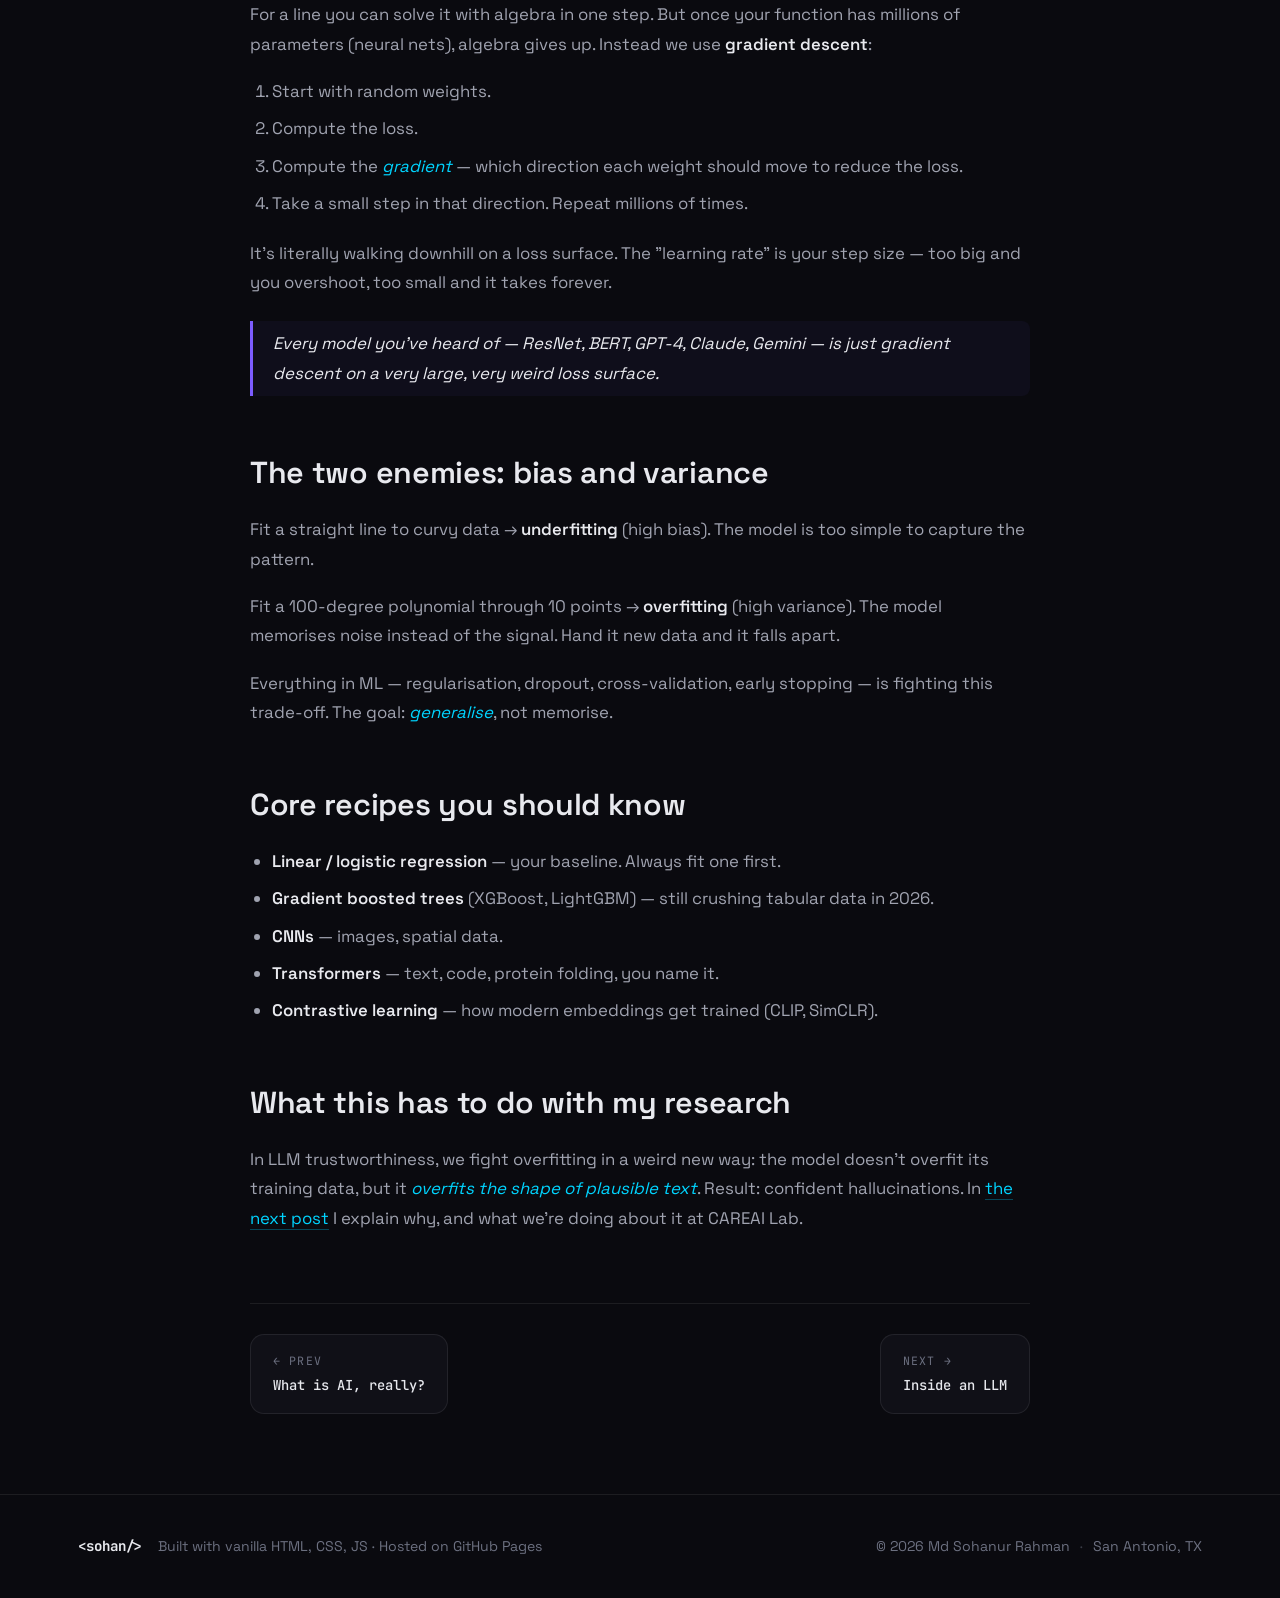
<file: blog/ml.html>
<!DOCTYPE html>
<html lang="en">
<head>
<meta charset="UTF-8" />
<meta name="viewport" content="width=device-width, initial-scale=1.0" />
<title>How Machine Learning Models Actually Learn — Gradient Descent Explained (Interactive)</title>
<meta name="description" content="Gradient descent and the bias-variance trade-off in plain English, with a live linear regression demo: click to drop points, watch a line fit them live. By PhD researcher Md Sohanur Rahman." />
<meta name="keywords" content="how machine learning works, gradient descent explained, linear regression tutorial, bias variance tradeoff, ML interactive demo, overfitting underfitting, machine learning basics" />
<meta name="robots" content="index, follow" />
<link rel="canonical" href="https://sohanur083.github.io/blog/ml.html" />
<meta property="og:type" content="article" />
<meta property="og:title" content="How Machine Learning Models Actually Learn (Interactive)" />
<meta property="og:description" content="Gradient descent in plain English with a live regression demo." />
<meta property="og:url" content="https://sohanur083.github.io/blog/ml.html" />
<link rel="preconnect" href="https://fonts.googleapis.com">
<link rel="preconnect" href="https://fonts.gstatic.com" crossorigin>
<link href="https://fonts.googleapis.com/css2?family=JetBrains+Mono:wght@400;500;700&family=Space+Grotesk:wght@300;400;500;600;700&display=swap" rel="stylesheet">
<link rel="stylesheet" href="../css/style.css" />
<link rel="stylesheet" href="css/blog.css" />
</head>
<body>

<canvas id="neural-bg"></canvas>

<nav class="nav scrolled">
  <div class="nav-inner">
    <a href="../index.html" class="logo">
      <span class="logo-bracket">&lt;</span>
      <span class="logo-name">sohan</span>
      <span class="logo-bracket">/&gt;</span>
      <span class="logo-dot"></span>
    </a>
    <ul class="nav-links">
      <li><a href="../index.html#about">About</a></li>
      <li><a href="../index.html#research">Research</a></li>
      <li><a href="../index.html#publications">Publications</a></li>
      <li><a href="index.html" style="color:var(--text)">Blog</a></li>
      <li><a href="../index.html#contact">Contact</a></li>
    </ul>
    <button class="nav-burger" aria-label="Toggle menu">
      <span></span><span></span><span></span>
    </button>
  </div>
</nav>

<article class="post container">

  <header class="post-header">
    <div class="post-breadcrumb">
      <a href="index.html">← All posts</a>
    </div>
    <span class="post-tag">#02 · Machine Learning</span>
    <h1>How models <span class="gradient-text">actually learn</span></h1>
    <p class="post-lead">
      Every ML model, from linear regression to GPT-4, learns the same way: it makes a guess,
      measures how wrong it was, and adjusts. Here's the trick in one interactive chart.
    </p>
  </header>

  <div class="post-body">

    <h2>The setup: supervised learning in one paragraph</h2>
    <p>
      You have inputs <code>x</code> and outputs <code>y</code>. You want a function <code>f(x) ≈
      y</code>. ML says: pick a flexible function family (line, polynomial, neural net), define
      how wrong it is (the <em>loss function</em>), and tune its parameters until the loss is small.
      Done. That's all machine learning.
    </p>

    <h2>The simplest case: fitting a line</h2>
    <p>
      Given a cloud of points, find the line <code>y = m·x + b</code> that sits closest to them.
      "Closest" typically means <strong>minimum mean squared error</strong> (MSE):
      average of <code>(y_predicted - y_actual)²</code> across all points.
    </p>
    <p>
      Click the canvas below to drop points. The line refits instantly using the closed-form
      ordinary-least-squares solution. The dashed pink lines show the <em>residuals</em> — the errors
      the line is trying to minimise.
    </p>

    <div class="widget">
      <div class="widget-head">
        <span class="widget-title">◇ Live Linear Regression</span>
        <span class="widget-note">
          slope: <strong id="reg-slope" style="color:#7c5cff">0.000</strong> ·
          intercept: <strong id="reg-intercept" style="color:#00d4ff">0.0</strong> ·
          MSE: <strong id="reg-mse" style="color:#ff5cac">0.0</strong> ·
          n = <strong id="reg-count">0</strong>
        </span>
      </div>
      <canvas id="regression-canvas" class="widget-canvas"></canvas>
      <div class="widget-controls">
        <button class="widget-btn primary" id="demo-regression">✦ Generate demo data</button>
        <button class="widget-btn" id="reset-regression">↺ Clear</button>
      </div>
    </div>

    <h2>Why gradient descent beats closed-form</h2>
    <p>
      For a line you can solve it with algebra in one step. But once your function has millions of
      parameters (neural nets), algebra gives up. Instead we use <strong>gradient descent</strong>:
    </p>
    <ol>
      <li>Start with random weights.</li>
      <li>Compute the loss.</li>
      <li>Compute the <em>gradient</em> — which direction each weight should move to reduce the loss.</li>
      <li>Take a small step in that direction. Repeat millions of times.</li>
    </ol>
    <p>
      It's literally walking downhill on a loss surface. The "learning rate" is your step size —
      too big and you overshoot, too small and it takes forever.
    </p>

    <blockquote>
      Every model you've heard of — ResNet, BERT, GPT-4, Claude, Gemini — is just gradient descent
      on a very large, very weird loss surface.
    </blockquote>

    <h2>The two enemies: bias and variance</h2>
    <p>
      Fit a straight line to curvy data → <strong>underfitting</strong> (high bias). The model is
      too simple to capture the pattern.
    </p>
    <p>
      Fit a 100-degree polynomial through 10 points → <strong>overfitting</strong> (high variance).
      The model memorises noise instead of the signal. Hand it new data and it falls apart.
    </p>
    <p>
      Everything in ML — regularisation, dropout, cross-validation, early stopping — is fighting
      this trade-off. The goal: <em>generalise</em>, not memorise.
    </p>

    <h2>Core recipes you should know</h2>
    <ul>
      <li><strong>Linear / logistic regression</strong> — your baseline. Always fit one first.</li>
      <li><strong>Gradient boosted trees</strong> (XGBoost, LightGBM) — still crushing tabular data in 2026.</li>
      <li><strong>CNNs</strong> — images, spatial data.</li>
      <li><strong>Transformers</strong> — text, code, protein folding, you name it.</li>
      <li><strong>Contrastive learning</strong> — how modern embeddings get trained (CLIP, SimCLR).</li>
    </ul>

    <h2>What this has to do with my research</h2>
    <p>
      In LLM trustworthiness, we fight overfitting in a weird new way: the model doesn't overfit
      its training data, but it <em>overfits the shape of plausible text</em>. Result: confident
      hallucinations. In <a href="llm.html">the next post</a> I explain why, and what we're doing
      about it at CAREAI Lab.
    </p>

  </div>

  <div class="post-nav">
    <a href="ai.html">
      <span class="pn-label">← PREV</span>
      <span class="pn-title">What is AI, really?</span>
    </a>
    <a href="llm.html">
      <span class="pn-label">NEXT →</span>
      <span class="pn-title">Inside an LLM</span>
    </a>
  </div>

</article>

<footer class="footer">
  <div class="container footer-inner">
    <div>
      <span class="footer-logo">&lt;sohan/&gt;</span>
      <p>Built with vanilla HTML, CSS, JS · Hosted on GitHub Pages</p>
    </div>
    <div class="footer-meta">
      <span>© <span id="year"></span> Md Sohanur Rahman</span>
      <span class="dot">·</span>
      <span>San Antonio, TX</span>
    </div>
  </div>
</footer>

<script src="../js/main.js"></script>
<script src="js/widgets.js"></script>
<script>initRegression();</script>
</body>
</html>
</file>
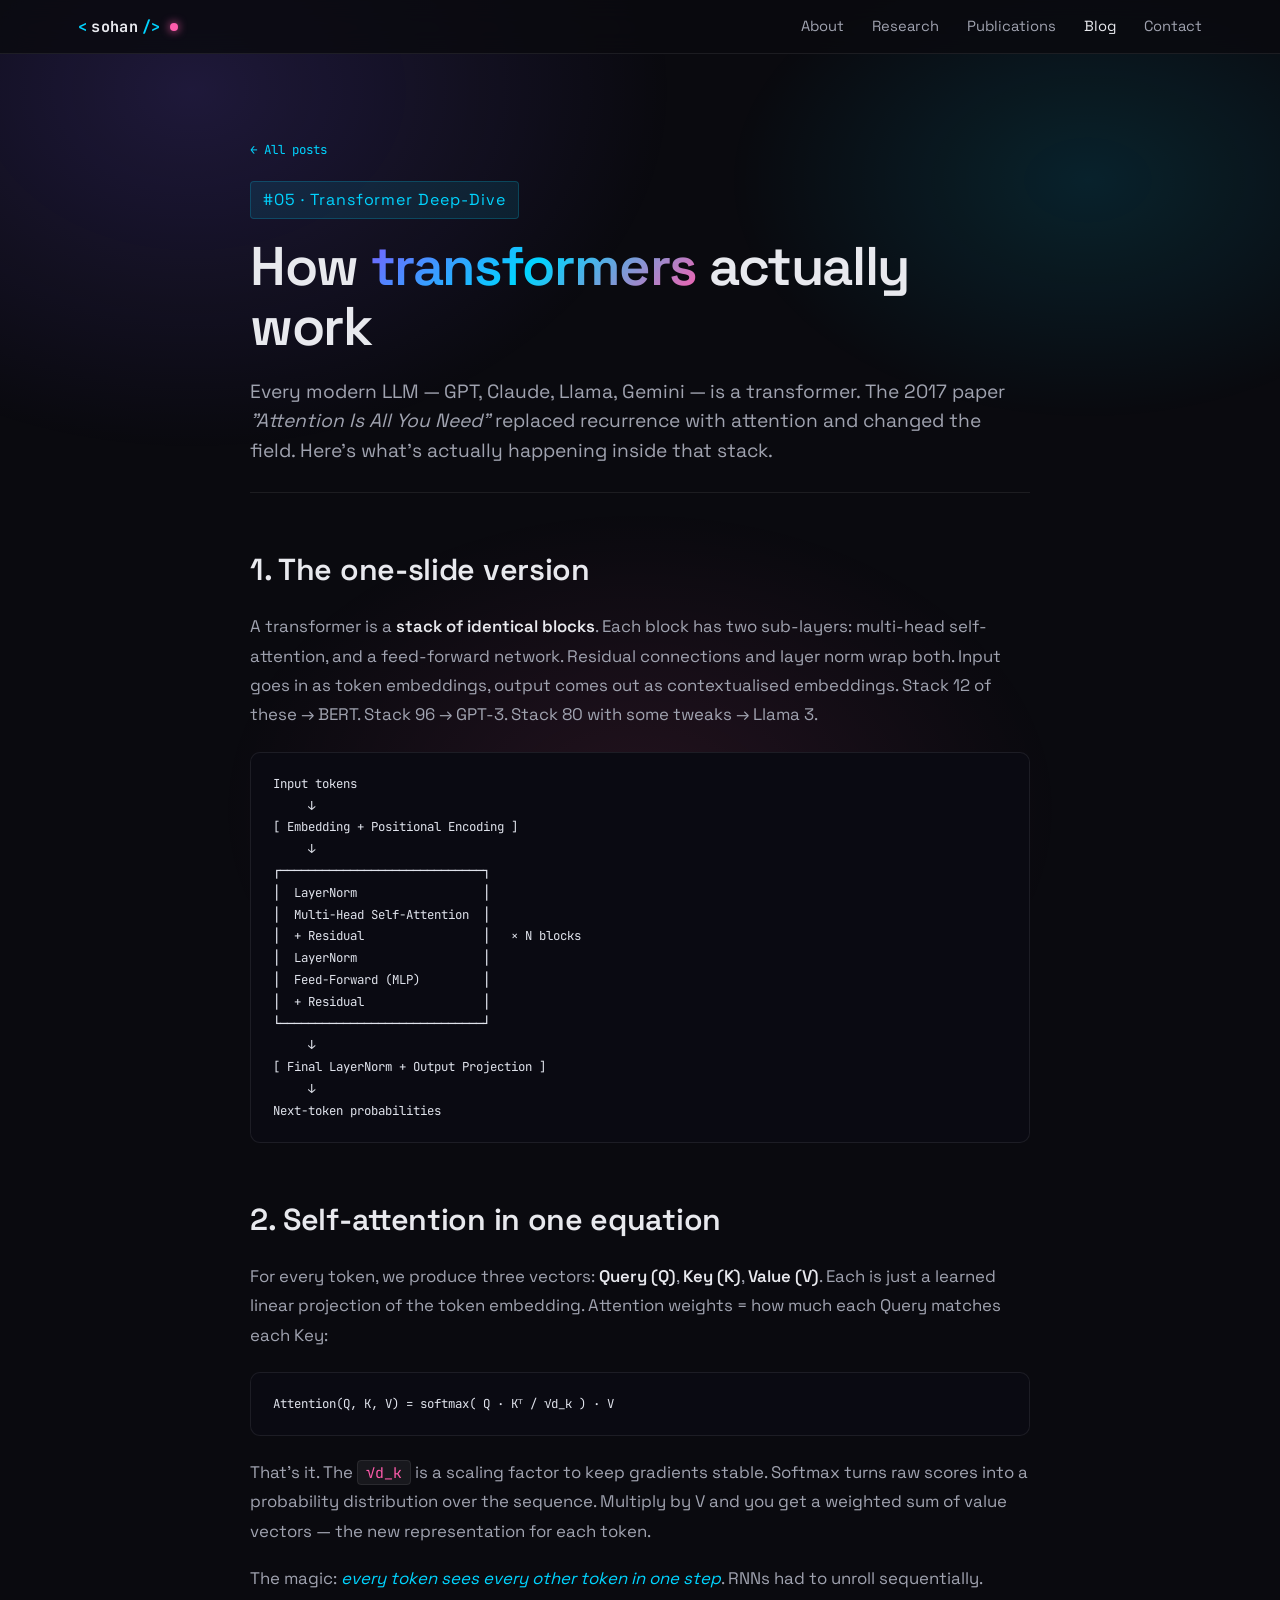
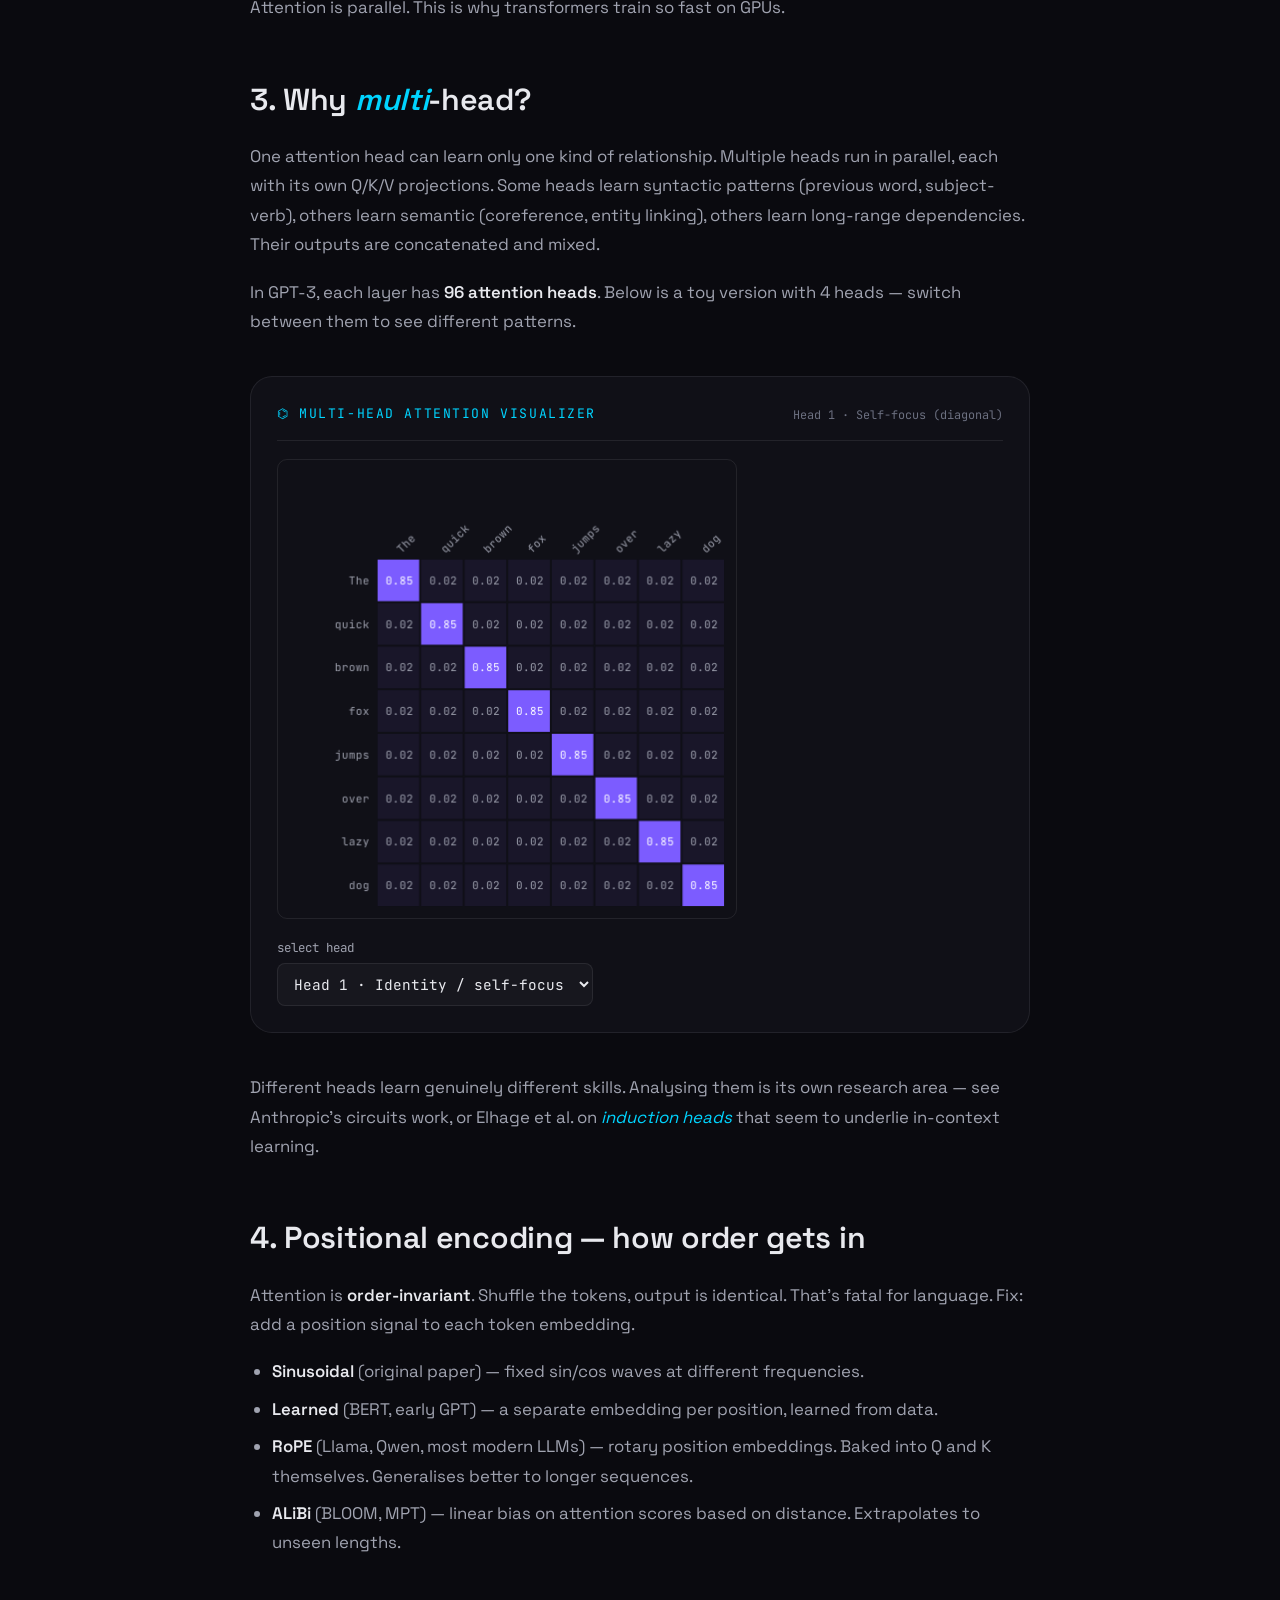
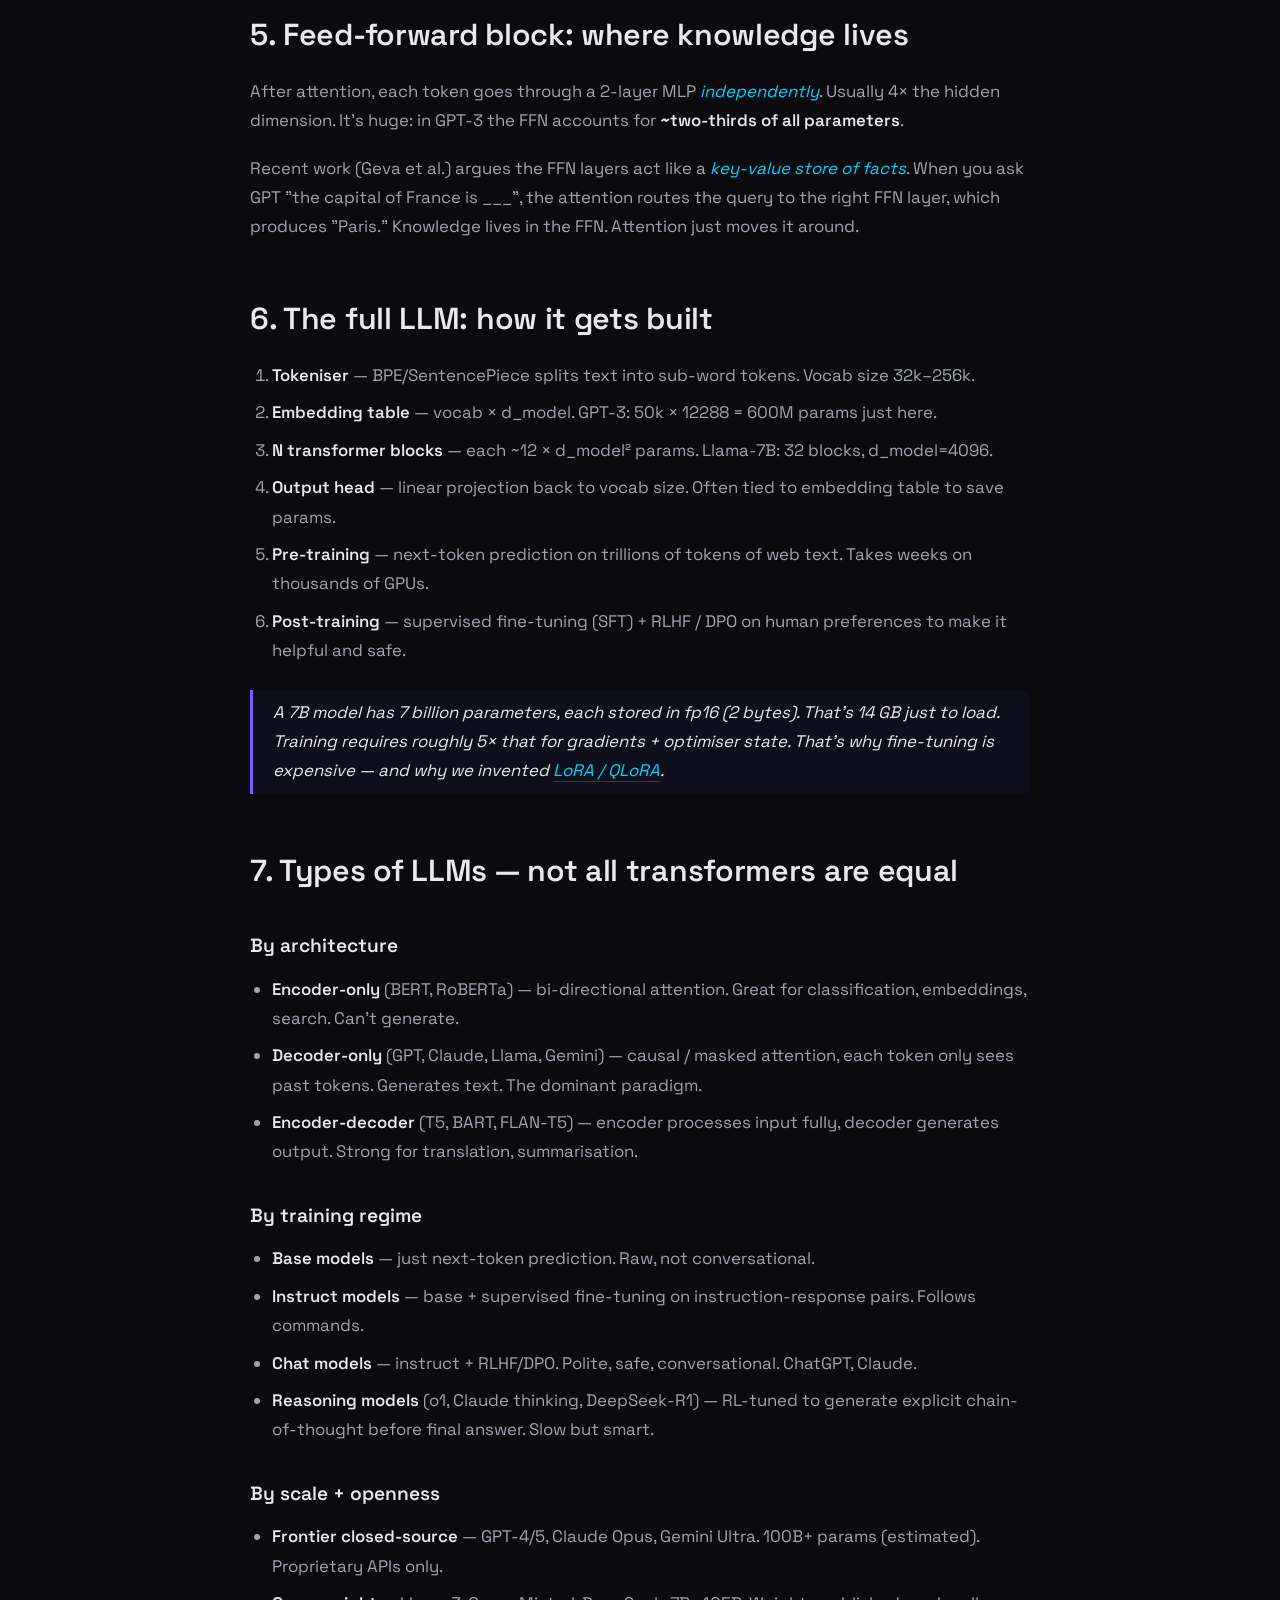
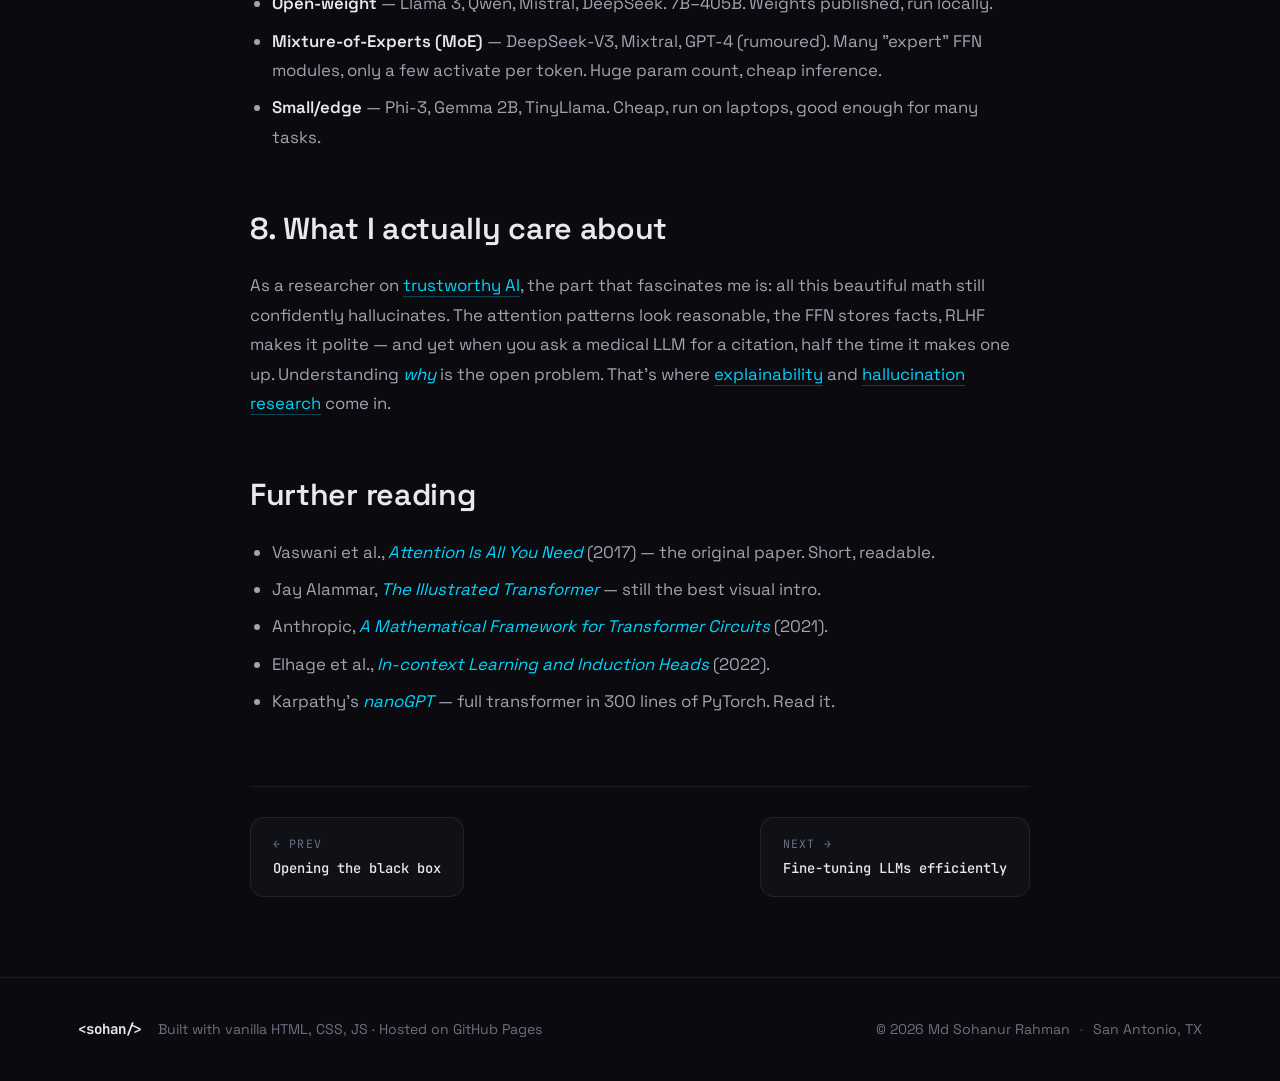
<file: blog/transformer.html>
<!DOCTYPE html>
<html lang="en">
<head>
<meta charset="UTF-8" />
<meta name="viewport" content="width=device-width, initial-scale=1.0" />
<title>How Transformers Actually Work — Self-Attention, Multi-Head, RoPE, FFN (Interactive Visualizer)</title>
<meta name="description" content="Deep-dive into the transformer architecture: self-attention math, multi-head attention, positional encoding (RoPE, ALiBi), FFN as key-value store, and how it all stacks into a full LLM. Includes a live multi-head attention visualizer showing 4 different head patterns. By PhD researcher Md Sohanur Rahman." />
<meta name="keywords" content="how transformers work, self-attention explained, multi-head attention, transformer architecture, RoPE positional encoding, attention is all you need, transformer tutorial, LLM architecture, GPT architecture, Llama architecture, encoder decoder, MoE mixture of experts" />
<meta name="robots" content="index, follow" />
<link rel="canonical" href="https://sohanur083.github.io/blog/transformer.html" />
<meta property="og:type" content="article" />
<meta property="og:title" content="How Transformers Actually Work (Interactive Deep-Dive)" />
<meta property="og:description" content="Self-attention, multi-head, RoPE, FFN, MoE — with a live 4-head attention visualizer." />
<meta property="og:url" content="https://sohanur083.github.io/blog/transformer.html" />
<link rel="preconnect" href="https://fonts.googleapis.com">
<link rel="preconnect" href="https://fonts.gstatic.com" crossorigin>
<link href="https://fonts.googleapis.com/css2?family=JetBrains+Mono:wght@400;500;700&family=Space+Grotesk:wght@300;400;500;600;700&display=swap" rel="stylesheet">
<link rel="stylesheet" href="../css/style.css" />
<link rel="stylesheet" href="css/blog.css" />
</head>
<body>

<canvas id="neural-bg"></canvas>

<nav class="nav scrolled">
  <div class="nav-inner">
    <a href="../index.html" class="logo">
      <span class="logo-bracket">&lt;</span>
      <span class="logo-name">sohan</span>
      <span class="logo-bracket">/&gt;</span>
      <span class="logo-dot"></span>
    </a>
    <ul class="nav-links">
      <li><a href="../index.html#about">About</a></li>
      <li><a href="../index.html#research">Research</a></li>
      <li><a href="../index.html#publications">Publications</a></li>
      <li><a href="index.html" style="color:var(--text)">Blog</a></li>
      <li><a href="../index.html#contact">Contact</a></li>
    </ul>
    <button class="nav-burger" aria-label="Toggle menu">
      <span></span><span></span><span></span>
    </button>
  </div>
</nav>

<article class="post container">

  <header class="post-header">
    <div class="post-breadcrumb">
      <a href="index.html">← All posts</a>
    </div>
    <span class="post-tag">#05 · Transformer Deep-Dive</span>
    <h1>How <span class="gradient-text">transformers</span> actually work</h1>
    <p class="post-lead">
      Every modern LLM — GPT, Claude, Llama, Gemini — is a transformer. The 2017 paper
      <em>"Attention Is All You Need"</em> replaced recurrence with attention and changed the field.
      Here's what's actually happening inside that stack.
    </p>
  </header>

  <div class="post-body">

    <h2>1. The one-slide version</h2>
    <p>
      A transformer is a <strong>stack of identical blocks</strong>. Each block has two sub-layers:
      multi-head self-attention, and a feed-forward network. Residual connections and layer norm
      wrap both. Input goes in as token embeddings, output comes out as contextualised embeddings.
      Stack 12 of these → BERT. Stack 96 → GPT-3. Stack 80 with some tweaks → Llama 3.
    </p>

    <pre><code>Input tokens
     ↓
[ Embedding + Positional Encoding ]
     ↓
┌─────────────────────────────┐
│  LayerNorm                  │
│  Multi-Head Self-Attention  │
│  + Residual                 │   × N blocks
│  LayerNorm                  │
│  Feed-Forward (MLP)         │
│  + Residual                 │
└─────────────────────────────┘
     ↓
[ Final LayerNorm + Output Projection ]
     ↓
Next-token probabilities</code></pre>

    <h2>2. Self-attention in one equation</h2>
    <p>
      For every token, we produce three vectors: <strong>Query (Q)</strong>, <strong>Key (K)</strong>,
      <strong>Value (V)</strong>. Each is just a learned linear projection of the token embedding.
      Attention weights = how much each Query matches each Key:
    </p>
    <pre><code>Attention(Q, K, V) = softmax( Q · Kᵀ / √d_k ) · V</code></pre>
    <p>
      That's it. The <code>√d_k</code> is a scaling factor to keep gradients stable. Softmax turns
      raw scores into a probability distribution over the sequence. Multiply by V and you get a
      weighted sum of value vectors — the new representation for each token.
    </p>
    <p>
      The magic: <em>every token sees every other token in one step</em>. RNNs had to unroll
      sequentially. Attention is parallel. This is why transformers train so fast on GPUs.
    </p>

    <h2>3. Why <em>multi</em>-head?</h2>
    <p>
      One attention head can learn only one kind of relationship. Multiple heads run in parallel,
      each with its own Q/K/V projections. Some heads learn syntactic patterns (previous word,
      subject-verb), others learn semantic (coreference, entity linking), others learn long-range
      dependencies. Their outputs are concatenated and mixed.
    </p>
    <p>
      In GPT-3, each layer has <strong>96 attention heads</strong>. Below is a toy version with 4
      heads — switch between them to see different patterns.
    </p>

    <div class="widget">
      <div class="widget-head">
        <span class="widget-title">⌬ Multi-Head Attention Visualizer</span>
        <span class="widget-note" id="head-name">Head 1 · Self-focus (diagonal)</span>
      </div>
      <canvas id="multihead-canvas" class="widget-canvas" style="background:transparent"></canvas>
      <div class="widget-controls">
        <label>select head
          <select id="head-select">
            <option value="0">Head 1 · Identity / self-focus</option>
            <option value="1">Head 2 · Previous word</option>
            <option value="2">Head 3 · Local window</option>
            <option value="3">Head 4 · Long-range</option>
          </select>
        </label>
      </div>
    </div>

    <p>
      Different heads learn genuinely different skills. Analysing them is its own research area —
      see Anthropic's circuits work, or Elhage et al. on <em>induction heads</em> that seem to
      underlie in-context learning.
    </p>

    <h2>4. Positional encoding — how order gets in</h2>
    <p>
      Attention is <strong>order-invariant</strong>. Shuffle the tokens, output is identical. That's
      fatal for language. Fix: add a position signal to each token embedding.
    </p>
    <ul>
      <li><strong>Sinusoidal</strong> (original paper) — fixed sin/cos waves at different frequencies.</li>
      <li><strong>Learned</strong> (BERT, early GPT) — a separate embedding per position, learned from data.</li>
      <li><strong>RoPE</strong> (Llama, Qwen, most modern LLMs) — rotary position embeddings. Baked into Q and K themselves. Generalises better to longer sequences.</li>
      <li><strong>ALiBi</strong> (BLOOM, MPT) — linear bias on attention scores based on distance. Extrapolates to unseen lengths.</li>
    </ul>

    <h2>5. Feed-forward block: where knowledge lives</h2>
    <p>
      After attention, each token goes through a 2-layer MLP <em>independently</em>. Usually 4× the
      hidden dimension. It's huge: in GPT-3 the FFN accounts for <strong>~two-thirds of all
      parameters</strong>.
    </p>
    <p>
      Recent work (Geva et al.) argues the FFN layers act like a <em>key-value store of facts</em>.
      When you ask GPT "the capital of France is ___", the attention routes the query to the right
      FFN layer, which produces "Paris." Knowledge lives in the FFN. Attention just moves it around.
    </p>

    <h2>6. The full LLM: how it gets built</h2>
    <ol>
      <li><strong>Tokeniser</strong> — BPE/SentencePiece splits text into sub-word tokens. Vocab size 32k–256k.</li>
      <li><strong>Embedding table</strong> — vocab × d_model. GPT-3: 50k × 12288 = 600M params just here.</li>
      <li><strong>N transformer blocks</strong> — each ~12 × d_model² params. Llama-7B: 32 blocks, d_model=4096.</li>
      <li><strong>Output head</strong> — linear projection back to vocab size. Often tied to embedding table to save params.</li>
      <li><strong>Pre-training</strong> — next-token prediction on trillions of tokens of web text. Takes weeks on thousands of GPUs.</li>
      <li><strong>Post-training</strong> — supervised fine-tuning (SFT) + RLHF / DPO on human preferences to make it helpful and safe.</li>
    </ol>

    <blockquote>
      A 7B model has 7 billion parameters, each stored in fp16 (2 bytes). That's 14 GB just to
      load. Training requires roughly 5× that for gradients + optimiser state. That's why
      fine-tuning is expensive — and why we invented <a href="finetuning.html">LoRA / QLoRA</a>.
    </blockquote>

    <h2>7. Types of LLMs — not all transformers are equal</h2>
    <h3>By architecture</h3>
    <ul>
      <li><strong>Encoder-only</strong> (BERT, RoBERTa) — bi-directional attention. Great for classification, embeddings, search. Can't generate.</li>
      <li><strong>Decoder-only</strong> (GPT, Claude, Llama, Gemini) — causal / masked attention, each token only sees past tokens. Generates text. The dominant paradigm.</li>
      <li><strong>Encoder-decoder</strong> (T5, BART, FLAN-T5) — encoder processes input fully, decoder generates output. Strong for translation, summarisation.</li>
    </ul>

    <h3>By training regime</h3>
    <ul>
      <li><strong>Base models</strong> — just next-token prediction. Raw, not conversational.</li>
      <li><strong>Instruct models</strong> — base + supervised fine-tuning on instruction-response pairs. Follows commands.</li>
      <li><strong>Chat models</strong> — instruct + RLHF/DPO. Polite, safe, conversational. ChatGPT, Claude.</li>
      <li><strong>Reasoning models</strong> (o1, Claude thinking, DeepSeek-R1) — RL-tuned to generate explicit chain-of-thought before final answer. Slow but smart.</li>
    </ul>

    <h3>By scale + openness</h3>
    <ul>
      <li><strong>Frontier closed-source</strong> — GPT-4/5, Claude Opus, Gemini Ultra. 100B+ params (estimated). Proprietary APIs only.</li>
      <li><strong>Open-weight</strong> — Llama 3, Qwen, Mistral, DeepSeek. 7B–405B. Weights published, run locally.</li>
      <li><strong>Mixture-of-Experts (MoE)</strong> — DeepSeek-V3, Mixtral, GPT-4 (rumoured). Many "expert" FFN modules, only a few activate per token. Huge param count, cheap inference.</li>
      <li><strong>Small/edge</strong> — Phi-3, Gemma 2B, TinyLlama. Cheap, run on laptops, good enough for many tasks.</li>
    </ul>

    <h2>8. What I actually care about</h2>
    <p>
      As a researcher on <a href="../index.html#research">trustworthy AI</a>, the part that
      fascinates me is: all this beautiful math still confidently hallucinates. The attention
      patterns look reasonable, the FFN stores facts, RLHF makes it polite — and yet when you ask
      a medical LLM for a citation, half the time it makes one up. Understanding <em>why</em> is
      the open problem. That's where <a href="xai.html">explainability</a> and <a href="llm.html">
      hallucination research</a> come in.
    </p>

    <h2>Further reading</h2>
    <ul>
      <li>Vaswani et al., <em>Attention Is All You Need</em> (2017) — the original paper. Short, readable.</li>
      <li>Jay Alammar, <em>The Illustrated Transformer</em> — still the best visual intro.</li>
      <li>Anthropic, <em>A Mathematical Framework for Transformer Circuits</em> (2021).</li>
      <li>Elhage et al., <em>In-context Learning and Induction Heads</em> (2022).</li>
      <li>Karpathy's <em>nanoGPT</em> — full transformer in 300 lines of PyTorch. Read it.</li>
    </ul>

  </div>

  <div class="post-nav">
    <a href="xai.html">
      <span class="pn-label">← PREV</span>
      <span class="pn-title">Opening the black box</span>
    </a>
    <a href="finetuning.html">
      <span class="pn-label">NEXT →</span>
      <span class="pn-title">Fine-tuning LLMs efficiently</span>
    </a>
  </div>

</article>

<footer class="footer">
  <div class="container footer-inner">
    <div>
      <span class="footer-logo">&lt;sohan/&gt;</span>
      <p>Built with vanilla HTML, CSS, JS · Hosted on GitHub Pages</p>
    </div>
    <div class="footer-meta">
      <span>© <span id="year"></span> Md Sohanur Rahman</span>
      <span class="dot">·</span>
      <span>San Antonio, TX</span>
    </div>
  </div>
</footer>

<script src="../js/main.js"></script>
<script src="js/widgets.js"></script>
<script>initMultiHead();</script>
</body>
</html>
</file>
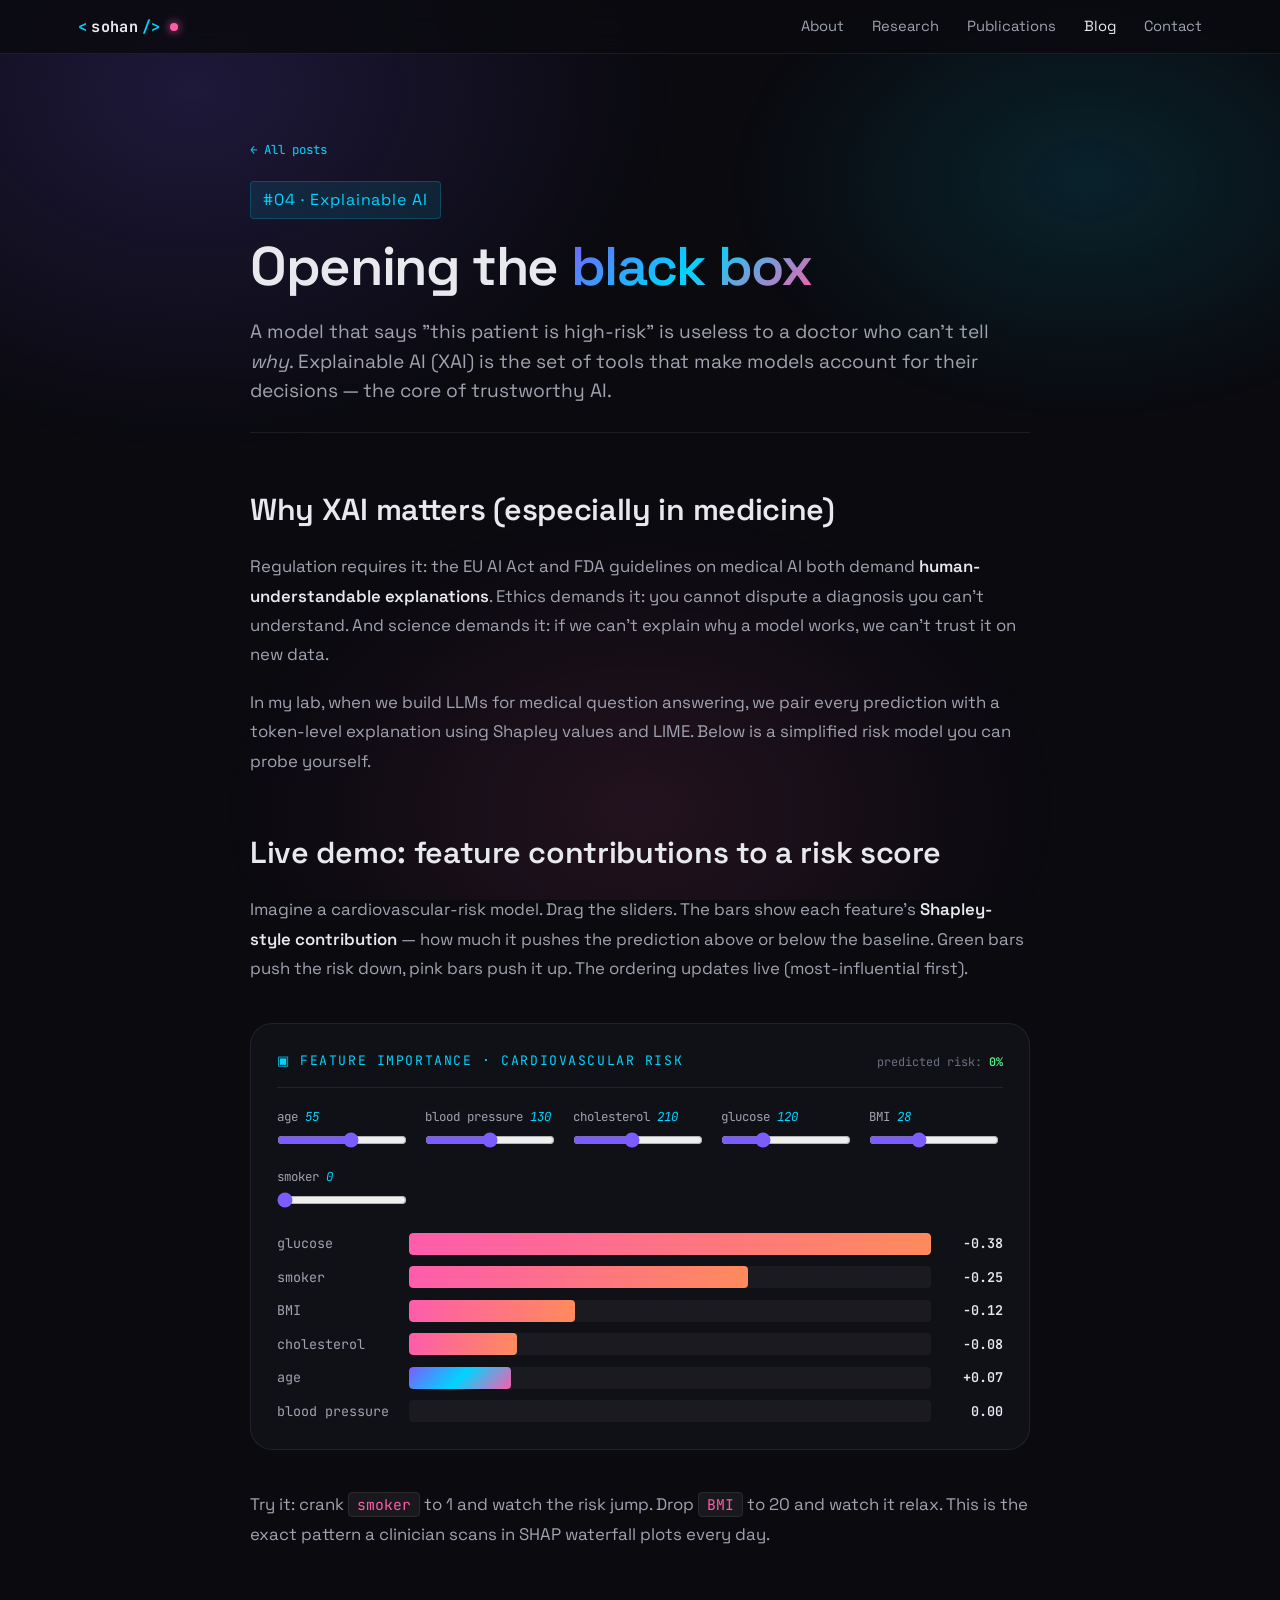
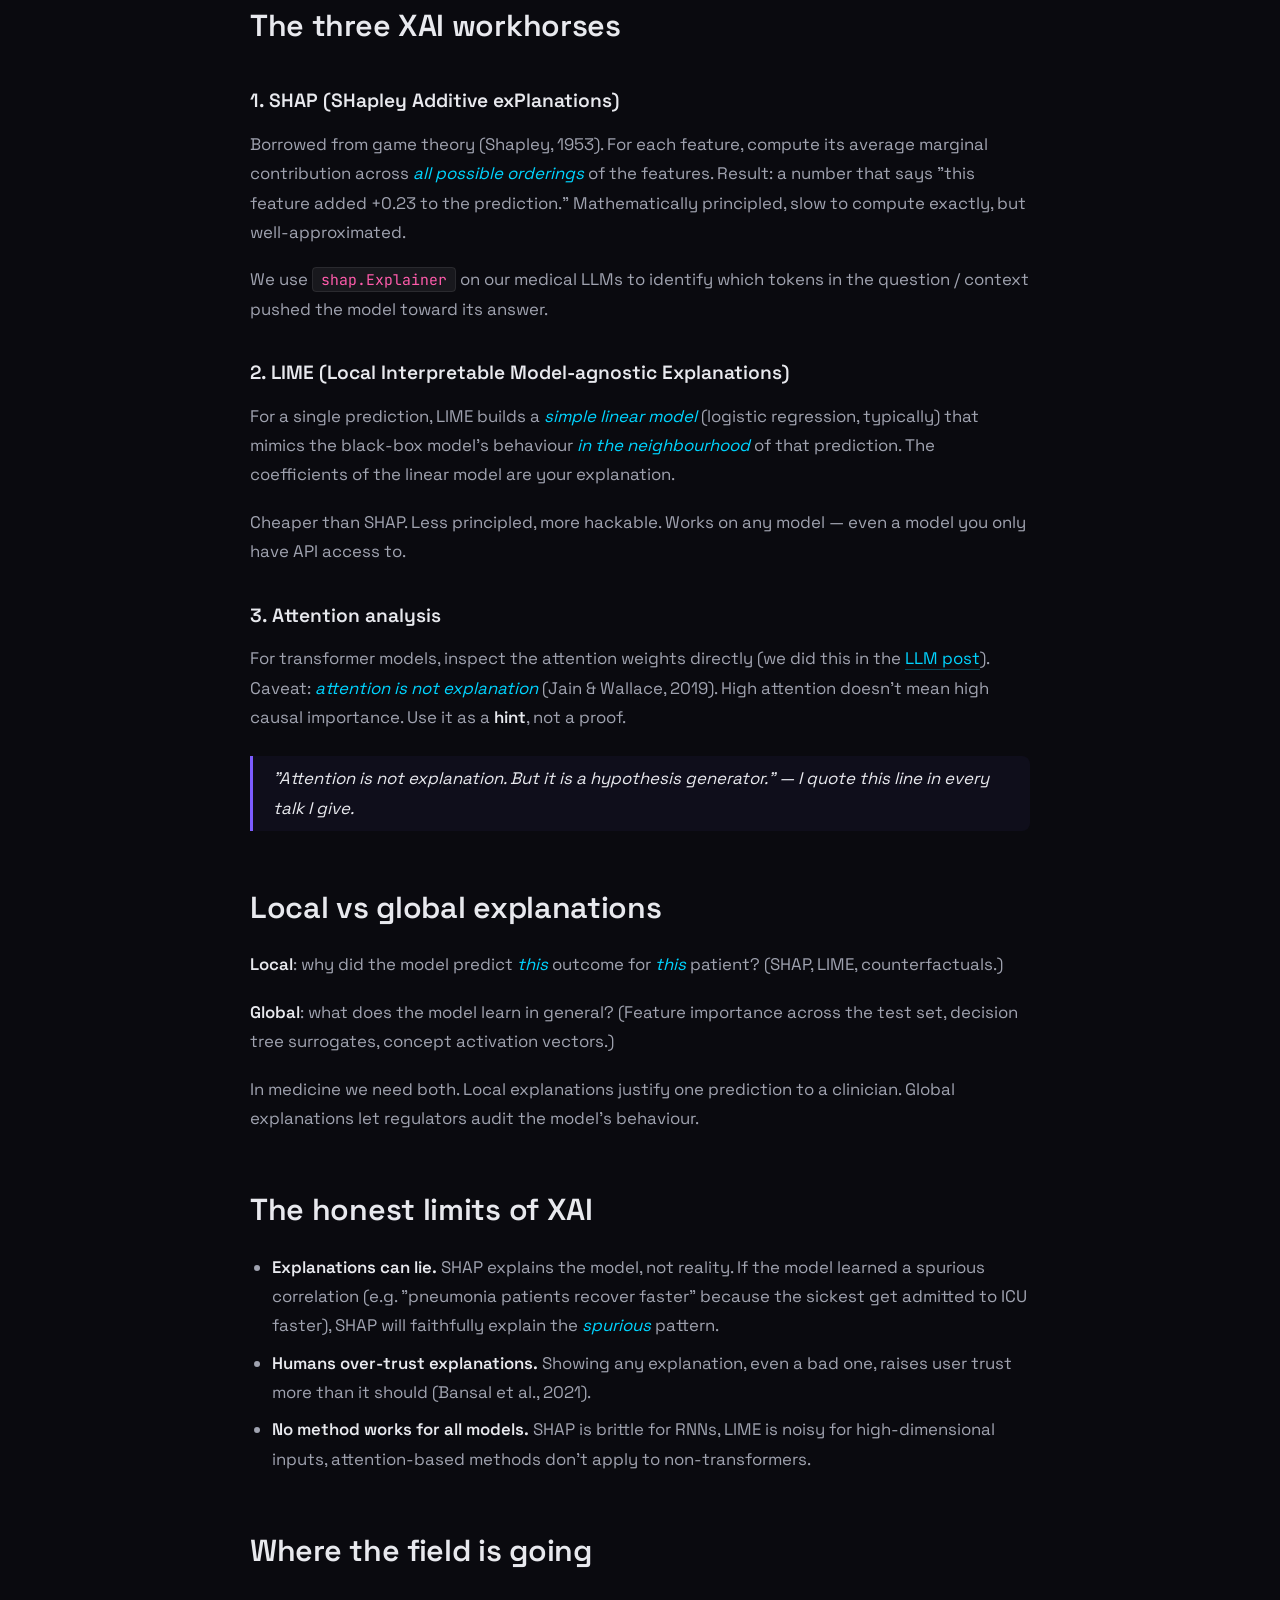
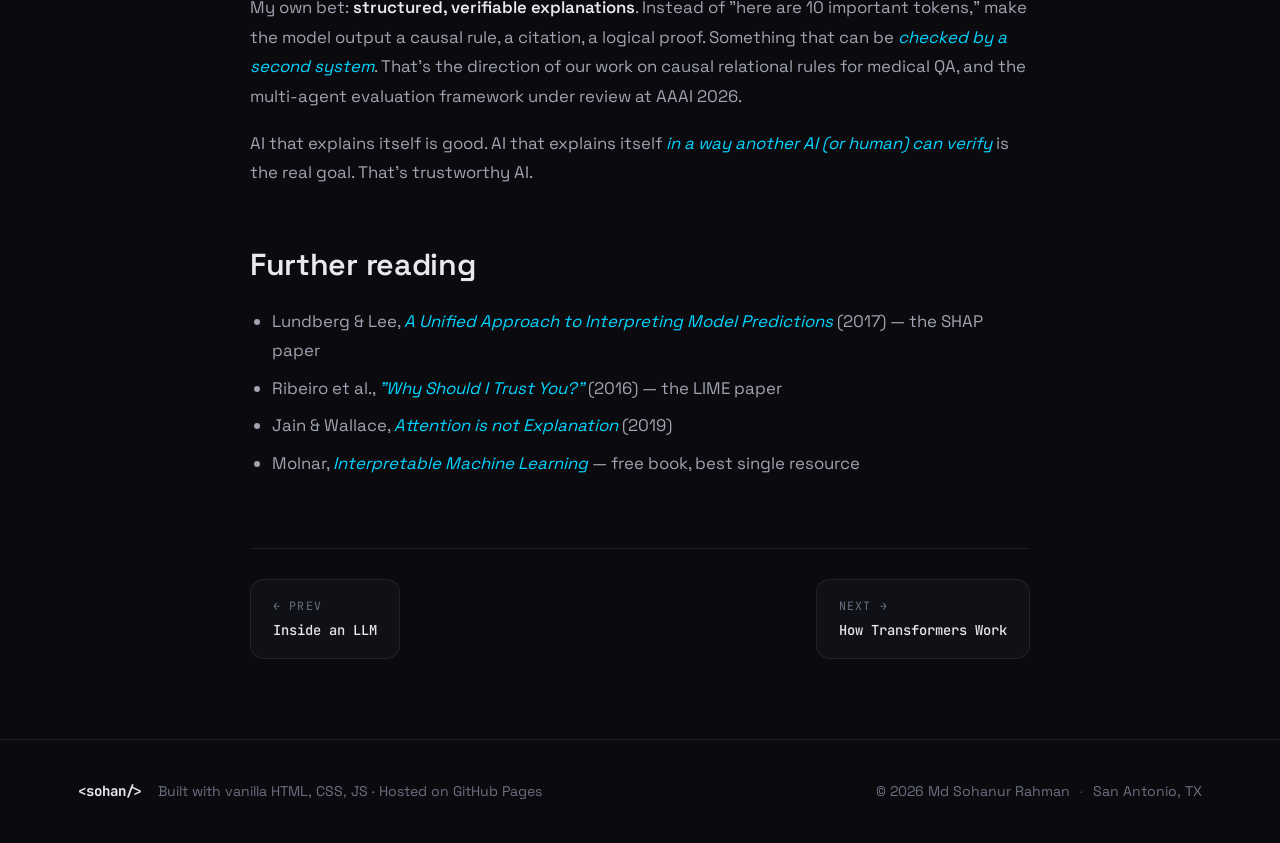
<file: blog/xai.html>
<!DOCTYPE html>
<html lang="en">
<head>
<meta charset="UTF-8" />
<meta name="viewport" content="width=device-width, initial-scale=1.0" />
<title>Explainable AI Explained — SHAP, LIME, Attention (Interactive Feature Importance Demo)</title>
<meta name="description" content="The three workhorses of Explainable AI — SHAP, LIME, and attention analysis — with a live feature-importance demo you can drive yourself. Essential for medical AI, finance, and any high-stakes ML. By PhD researcher Md Sohanur Rahman." />
<meta name="keywords" content="explainable AI, XAI tutorial, SHAP values explained, LIME tutorial, feature importance, interpretable machine learning, attention is not explanation, black box AI, Shapley values" />
<meta name="robots" content="index, follow" />
<link rel="canonical" href="https://sohanur083.github.io/blog/xai.html" />
<meta property="og:type" content="article" />
<meta property="og:title" content="Explainable AI — SHAP, LIME, Attention (Interactive)" />
<meta property="og:description" content="Three ways to ask a model why — live feature importance visualizer included." />
<meta property="og:url" content="https://sohanur083.github.io/blog/xai.html" />
<link rel="preconnect" href="https://fonts.googleapis.com">
<link rel="preconnect" href="https://fonts.gstatic.com" crossorigin>
<link href="https://fonts.googleapis.com/css2?family=JetBrains+Mono:wght@400;500;700&family=Space+Grotesk:wght@300;400;500;600;700&display=swap" rel="stylesheet">
<link rel="stylesheet" href="../css/style.css" />
<link rel="stylesheet" href="css/blog.css" />
</head>
<body>

<canvas id="neural-bg"></canvas>

<nav class="nav scrolled">
  <div class="nav-inner">
    <a href="../index.html" class="logo">
      <span class="logo-bracket">&lt;</span>
      <span class="logo-name">sohan</span>
      <span class="logo-bracket">/&gt;</span>
      <span class="logo-dot"></span>
    </a>
    <ul class="nav-links">
      <li><a href="../index.html#about">About</a></li>
      <li><a href="../index.html#research">Research</a></li>
      <li><a href="../index.html#publications">Publications</a></li>
      <li><a href="index.html" style="color:var(--text)">Blog</a></li>
      <li><a href="../index.html#contact">Contact</a></li>
    </ul>
    <button class="nav-burger" aria-label="Toggle menu">
      <span></span><span></span><span></span>
    </button>
  </div>
</nav>

<article class="post container">

  <header class="post-header">
    <div class="post-breadcrumb">
      <a href="index.html">← All posts</a>
    </div>
    <span class="post-tag">#04 · Explainable AI</span>
    <h1>Opening the <span class="gradient-text">black box</span></h1>
    <p class="post-lead">
      A model that says "this patient is high-risk" is useless to a doctor who can't tell
      <em>why</em>. Explainable AI (XAI) is the set of tools that make models account for their
      decisions — the core of trustworthy AI.
    </p>
  </header>

  <div class="post-body">

    <h2>Why XAI matters (especially in medicine)</h2>
    <p>
      Regulation requires it: the EU AI Act and FDA guidelines on medical AI both demand
      <strong>human-understandable explanations</strong>. Ethics demands it: you cannot dispute a
      diagnosis you can't understand. And science demands it: if we can't explain why a model
      works, we can't trust it on new data.
    </p>
    <p>
      In my lab, when we build LLMs for medical question answering, we pair every prediction with
      a token-level explanation using Shapley values and LIME. Below is a simplified risk model you
      can probe yourself.
    </p>

    <h2>Live demo: feature contributions to a risk score</h2>
    <p>
      Imagine a cardiovascular-risk model. Drag the sliders. The bars show each feature's
      <strong>Shapley-style contribution</strong> — how much it pushes the prediction above or below
      the baseline. Green bars push the risk down, pink bars push it up. The ordering updates live
      (most-influential first).
    </p>

    <div class="widget">
      <div class="widget-head">
        <span class="widget-title">▣ Feature Importance · Cardiovascular Risk</span>
        <span class="widget-note">predicted risk: <strong id="risk-score" style="color:#ffa84d">40%</strong></span>
      </div>
      <div id="shapley-sliders" class="widget-controls" style="gap:18px"></div>
      <div id="shapley-bars" class="bar-chart" style="margin-top:24px"></div>
    </div>

    <p>
      Try it: crank <code>smoker</code> to 1 and watch the risk jump. Drop <code>BMI</code> to 20
      and watch it relax. This is the exact pattern a clinician scans in SHAP waterfall plots every
      day.
    </p>

    <h2>The three XAI workhorses</h2>

    <h3>1. SHAP (SHapley Additive exPlanations)</h3>
    <p>
      Borrowed from game theory (Shapley, 1953). For each feature, compute its average marginal
      contribution across <em>all possible orderings</em> of the features. Result: a number that
      says "this feature added +0.23 to the prediction." Mathematically principled, slow to compute
      exactly, but well-approximated.
    </p>
    <p>
      We use <code>shap.Explainer</code> on our medical LLMs to identify which tokens in the
      question / context pushed the model toward its answer.
    </p>

    <h3>2. LIME (Local Interpretable Model-agnostic Explanations)</h3>
    <p>
      For a single prediction, LIME builds a <em>simple linear model</em> (logistic regression,
      typically) that mimics the black-box model's behaviour <em>in the neighbourhood</em> of that
      prediction. The coefficients of the linear model are your explanation.
    </p>
    <p>
      Cheaper than SHAP. Less principled, more hackable. Works on any model — even a model you
      only have API access to.
    </p>

    <h3>3. Attention analysis</h3>
    <p>
      For transformer models, inspect the attention weights directly (we did this in the
      <a href="llm.html">LLM post</a>). Caveat: <em>attention is not explanation</em> (Jain &amp;
      Wallace, 2019). High attention doesn't mean high causal importance. Use it as a
      <strong>hint</strong>, not a proof.
    </p>

    <blockquote>
      "Attention is not explanation. But it is a hypothesis generator." — I quote this line in
      every talk I give.
    </blockquote>

    <h2>Local vs global explanations</h2>
    <p>
      <strong>Local</strong>: why did the model predict <em>this</em> outcome for <em>this</em>
      patient? (SHAP, LIME, counterfactuals.)
    </p>
    <p>
      <strong>Global</strong>: what does the model learn in general? (Feature importance across the
      test set, decision tree surrogates, concept activation vectors.)
    </p>
    <p>
      In medicine we need both. Local explanations justify one prediction to a clinician. Global
      explanations let regulators audit the model's behaviour.
    </p>

    <h2>The honest limits of XAI</h2>
    <ul>
      <li><strong>Explanations can lie.</strong> SHAP explains the model, not reality. If the model learned a spurious correlation (e.g. "pneumonia patients recover faster" because the sickest get admitted to ICU faster), SHAP will faithfully explain the <em>spurious</em> pattern.</li>
      <li><strong>Humans over-trust explanations.</strong> Showing any explanation, even a bad one, raises user trust more than it should (Bansal et al., 2021).</li>
      <li><strong>No method works for all models.</strong> SHAP is brittle for RNNs, LIME is noisy for high-dimensional inputs, attention-based methods don't apply to non-transformers.</li>
    </ul>

    <h2>Where the field is going</h2>
    <p>
      My own bet: <strong>structured, verifiable explanations</strong>. Instead of "here are 10
      important tokens," make the model output a causal rule, a citation, a logical proof. Something
      that can be <em>checked by a second system</em>. That's the direction of our work on causal
      relational rules for medical QA, and the multi-agent evaluation framework under review at
      AAAI 2026.
    </p>
    <p>
      AI that explains itself is good. AI that explains itself <em>in a way another AI (or human)
      can verify</em> is the real goal. That's trustworthy AI.
    </p>

    <h2>Further reading</h2>
    <ul>
      <li>Lundberg &amp; Lee, <em>A Unified Approach to Interpreting Model Predictions</em> (2017) — the SHAP paper</li>
      <li>Ribeiro et al., <em>"Why Should I Trust You?"</em> (2016) — the LIME paper</li>
      <li>Jain &amp; Wallace, <em>Attention is not Explanation</em> (2019)</li>
      <li>Molnar, <em>Interpretable Machine Learning</em> — free book, best single resource</li>
    </ul>

  </div>

  <div class="post-nav">
    <a href="llm.html">
      <span class="pn-label">← PREV</span>
      <span class="pn-title">Inside an LLM</span>
    </a>
    <a href="transformer.html">
      <span class="pn-label">NEXT →</span>
      <span class="pn-title">How Transformers Work</span>
    </a>
  </div>

</article>

<footer class="footer">
  <div class="container footer-inner">
    <div>
      <span class="footer-logo">&lt;sohan/&gt;</span>
      <p>Built with vanilla HTML, CSS, JS · Hosted on GitHub Pages</p>
    </div>
    <div class="footer-meta">
      <span>© <span id="year"></span> Md Sohanur Rahman</span>
      <span class="dot">·</span>
      <span>San Antonio, TX</span>
    </div>
  </div>
</footer>

<script src="../js/main.js"></script>
<script src="js/widgets.js"></script>
<script>initShapley();</script>
</body>
</html>
</file>
<file: css/style.css>
/* ==============================
   Md Sohanur Rahman — Personal Site
   Modern PhD / Research portfolio
   ============================== */

:root {
  --bg: #0a0a0f;
  --bg-2: #0f0f17;
  --surface: rgba(22, 22, 32, 0.55);
  --border: rgba(255, 255, 255, 0.08);
  --border-strong: rgba(255, 255, 255, 0.18);
  --text: #e8e9ee;
  --text-dim: #a0a3b0;
  --text-muted: #6c7080;

  --accent: #7c5cff;
  --accent-2: #00d4ff;
  --accent-3: #ff5cac;

  --grad: linear-gradient(135deg, #7c5cff 0%, #00d4ff 50%, #ff5cac 100%);
  --grad-soft: linear-gradient(135deg, rgba(124,92,255,0.14), rgba(0,212,255,0.10), rgba(255,92,172,0.12));

  --radius: 14px;
  --radius-lg: 22px;

  --font-sans: 'Space Grotesk', system-ui, -apple-system, Segoe UI, sans-serif;
  --font-mono: 'JetBrains Mono', ui-monospace, Consolas, monospace;
}

* { box-sizing: border-box; margin: 0; padding: 0; }

html { scroll-behavior: smooth; }

body {
  font-family: var(--font-sans);
  background: var(--bg);
  color: var(--text);
  line-height: 1.65;
  -webkit-font-smoothing: antialiased;
  overflow-x: hidden;
  position: relative;
}

body::before {
  content: "";
  position: fixed;
  inset: 0;
  background:
    radial-gradient(800px 600px at 15% 10%, rgba(124,92,255,0.18), transparent 60%),
    radial-gradient(600px 400px at 85% 20%, rgba(0,212,255,0.12), transparent 60%),
    radial-gradient(700px 500px at 50% 90%, rgba(255,92,172,0.10), transparent 60%);
  z-index: -2;
  pointer-events: none;
}

#neural-bg {
  position: fixed;
  inset: 0;
  z-index: -1;
  opacity: 0.45;
  pointer-events: none;
}

a { color: inherit; text-decoration: none; transition: color .2s ease; }
a:hover { color: var(--accent-2); }

img { max-width: 100%; display: block; }

.container { max-width: 1180px; margin: 0 auto; padding: 0 28px; }

.gradient-text {
  background: var(--grad);
  -webkit-background-clip: text;
  background-clip: text;
  -webkit-text-fill-color: transparent;
}

/* ==============================
   NAV
   ============================== */
.nav {
  position: fixed;
  top: 0; left: 0; right: 0;
  z-index: 100;
  padding: 14px 0;
  backdrop-filter: blur(12px);
  -webkit-backdrop-filter: blur(12px);
  background: rgba(10, 10, 15, 0.55);
  border-bottom: 1px solid transparent;
  transition: border-color .3s ease, background .3s ease;
}
.nav.scrolled {
  background: rgba(10, 10, 15, 0.82);
  border-bottom-color: var(--border);
}
.nav-inner {
  max-width: 1180px; margin: 0 auto; padding: 0 28px;
  display: flex; align-items: center; justify-content: space-between;
}
.logo {
  font-family: var(--font-mono);
  font-weight: 700;
  font-size: 0.95rem;
  letter-spacing: 0.02em;
  display: inline-flex; align-items: center; gap: 4px;
}
.logo-bracket { color: var(--accent-2); }
.logo-name { color: var(--text); }
.logo-dot {
  width: 8px; height: 8px; border-radius: 50%;
  background: var(--accent-3);
  margin-left: 6px;
  box-shadow: 0 0 10px var(--accent-3);
  animation: pulse 2s infinite ease-in-out;
}
@keyframes pulse { 0%,100%{opacity:1} 50%{opacity:.4} }

.nav-links {
  list-style: none;
  display: flex; gap: 28px;
  font-size: 0.92rem;
}
.nav-links a {
  color: var(--text-dim);
  position: relative;
  padding: 6px 0;
}
.nav-links a::after {
  content: "";
  position: absolute; bottom: 0; left: 0;
  width: 0; height: 2px;
  background: var(--grad);
  transition: width .3s ease;
}
.nav-links a:hover { color: var(--text); }
.nav-links a:hover::after { width: 100%; }

.nav-burger {
  display: none;
  background: transparent; border: 0;
  cursor: pointer;
  width: 36px; height: 36px;
  flex-direction: column; justify-content: center; gap: 5px;
  padding: 0 6px;
}
.nav-burger span {
  display: block; width: 24px; height: 2px;
  background: var(--text); border-radius: 2px;
  transition: transform .3s ease, opacity .3s ease;
}

/* ==============================
   HERO
   ============================== */
.hero {
  min-height: 100vh;
  position: relative;
  display: flex;
  align-items: center;
  padding: 120px 0 80px;
  overflow: hidden;
}

.hero-grid {
  position: absolute; inset: 0;
  background-image:
    linear-gradient(rgba(255,255,255,0.025) 1px, transparent 1px),
    linear-gradient(90deg, rgba(255,255,255,0.025) 1px, transparent 1px);
  background-size: 60px 60px;
  mask-image: radial-gradient(ellipse at center, rgba(0,0,0,0.8), transparent 70%);
  -webkit-mask-image: radial-gradient(ellipse at center, rgba(0,0,0,0.8), transparent 70%);
  pointer-events: none;
  z-index: -1;
}

.hero-content { position: relative; z-index: 2; }

.hero-tag {
  display: inline-flex; align-items: center; gap: 10px;
  font-family: var(--font-mono);
  font-size: 0.72rem;
  letter-spacing: 0.16em;
  text-transform: uppercase;
  color: var(--text-dim);
  padding: 8px 16px;
  border: 1px solid var(--border);
  border-radius: 999px;
  background: var(--surface);
  backdrop-filter: blur(6px);
  margin-bottom: 32px;
}
.blink {
  color: #5ff08d; font-size: 0.7rem;
  animation: blink 1.6s infinite;
}
@keyframes blink { 0%,100% {opacity:1} 50% {opacity:.3} }

.hero-title {
  font-size: clamp(2.2rem, 6vw, 5.2rem);
  font-weight: 700;
  line-height: 0.98;
  letter-spacing: -0.03em;
  margin-bottom: 24px;
}
.hero-title .line {
  display: block;
  overflow: hidden;
}

.hero-subtitle {
  font-family: var(--font-mono);
  font-size: clamp(1rem, 2vw, 1.25rem);
  color: var(--accent-2);
  margin-bottom: 24px;
  min-height: 1.8em;
}
.caret {
  color: var(--accent-3);
  animation: caret 1.1s step-end infinite;
  margin-left: 2px;
}
@keyframes caret { 50% { opacity: 0; } }

.hero-desc {
  font-size: clamp(1rem, 1.3vw, 1.15rem);
  color: var(--text-dim);
  max-width: 660px;
  margin-bottom: 20px;
}
.hero-desc strong { color: var(--text); font-weight: 600; }

.hero-meta {
  display: flex; flex-wrap: wrap;
  gap: 10px 14px;
  font-family: var(--font-mono);
  font-size: 0.82rem;
  color: var(--text-muted);
  margin-bottom: 36px;
}
.hero-meta .dot { opacity: 0.5; }

.hero-cta {
  display: flex; flex-wrap: wrap; gap: 14px;
  margin-bottom: 28px;
}

.btn {
  display: inline-flex; align-items: center;
  padding: 13px 26px;
  border-radius: 999px;
  font-weight: 500;
  font-size: 0.93rem;
  border: 1px solid var(--border-strong);
  cursor: pointer;
  transition: all .25s ease;
  position: relative;
  overflow: hidden;
}
.btn-primary {
  background: var(--grad);
  border-color: transparent;
  color: #0a0a0f;
  font-weight: 600;
  box-shadow: 0 6px 24px rgba(124,92,255,0.35);
}
.btn-primary:hover {
  transform: translateY(-2px);
  box-shadow: 0 12px 34px rgba(124,92,255,0.5);
  color: #0a0a0f;
}
.btn-ghost {
  background: transparent;
  color: var(--text);
}
.btn-ghost:hover {
  border-color: var(--accent-2);
  background: rgba(0,212,255,0.08);
  color: var(--accent-2);
}

.hero-socials {
  display: flex; flex-wrap: wrap; gap: 24px;
  font-family: var(--font-mono);
  font-size: 0.85rem;
  color: var(--text-dim);
}
.hero-socials a:hover { color: var(--accent-2); }

.scroll-hint {
  position: absolute;
  bottom: 30px; left: 50%;
  transform: translateX(-50%);
  font-family: var(--font-mono);
  font-size: 0.68rem;
  letter-spacing: 0.3em;
  text-transform: uppercase;
  color: var(--text-muted);
  display: flex; flex-direction: column; align-items: center; gap: 10px;
}
.scroll-line {
  width: 1px; height: 40px;
  background: linear-gradient(to bottom, var(--accent-2), transparent);
  animation: scrollDown 2s infinite;
}
@keyframes scrollDown {
  0% { transform: scaleY(0); transform-origin: top; }
  50% { transform: scaleY(1); transform-origin: top; }
  51% { transform-origin: bottom; }
  100% { transform: scaleY(0); transform-origin: bottom; }
}

/* ==============================
   SECTIONS
   ============================== */
.section {
  padding: 110px 0;
  position: relative;
}
.section-head {
  display: flex; align-items: center; gap: 18px;
  margin-bottom: 56px;
}
.section-num {
  font-family: var(--font-mono);
  color: var(--accent-2);
  font-size: 0.85rem;
  letter-spacing: 0.12em;
}
.section-head h2 {
  font-size: clamp(1.8rem, 3.8vw, 2.8rem);
  font-weight: 600;
  letter-spacing: -0.02em;
}
.section-line {
  flex: 1; height: 1px;
  background: linear-gradient(to right, var(--border-strong), transparent);
  max-width: 300px;
}

.reveal {
  opacity: 0;
  transform: translateY(40px);
  transition: opacity .8s ease, transform .8s ease;
}
.reveal.visible {
  opacity: 1;
  transform: translateY(0);
}

/* ABOUT */
.about-grid {
  display: grid;
  grid-template-columns: 1.3fr 1fr;
  gap: 56px;
  margin-bottom: 64px;
}
.about-text .lead {
  font-size: 1.2rem;
  color: var(--text);
  margin-bottom: 22px;
  line-height: 1.55;
}
.about-text p {
  color: var(--text-dim);
  margin-bottom: 18px;
}
.about-text strong { color: var(--text); font-weight: 600; }
.about-text em { color: var(--accent-2); font-style: italic; }

.about-sidebar {
  display: grid;
  grid-template-columns: 1fr 1fr;
  gap: 16px;
  align-self: start;
}
.fact-card {
  background: var(--surface);
  border: 1px solid var(--border);
  border-radius: var(--radius);
  padding: 22px 18px;
  backdrop-filter: blur(10px);
  transition: transform .3s ease, border-color .3s ease;
}
.fact-card:hover {
  transform: translateY(-4px);
  border-color: var(--accent);
}
.fact-num {
  font-family: var(--font-mono);
  font-size: 2rem;
  font-weight: 700;
  background: var(--grad);
  -webkit-background-clip: text;
  background-clip: text;
  -webkit-text-fill-color: transparent;
  margin-bottom: 6px;
}
.fact-label {
  font-size: 0.82rem;
  color: var(--text-dim);
  line-height: 1.4;
}

.mini-head {
  font-size: 0.82rem;
  font-family: var(--font-mono);
  letter-spacing: 0.16em;
  text-transform: uppercase;
  color: var(--text-muted);
  margin-bottom: 18px;
}

.chip-row { display: flex; flex-wrap: wrap; gap: 10px; }
.chip {
  padding: 8px 16px;
  border-radius: 999px;
  background: var(--surface);
  border: 1px solid var(--border);
  font-size: 0.86rem;
  color: var(--text-dim);
  transition: all .25s ease;
  cursor: default;
}
.chip:hover {
  color: var(--text);
  border-color: var(--accent);
  background: rgba(124,92,255,0.12);
  transform: translateY(-2px);
}

/* RESEARCH */
.research-grid {
  display: grid;
  grid-template-columns: repeat(auto-fit, minmax(320px, 1fr));
  gap: 22px;
}
.research-card {
  background: var(--surface);
  border: 1px solid var(--border);
  border-radius: var(--radius-lg);
  padding: 28px;
  backdrop-filter: blur(10px);
  position: relative;
  transition: transform .3s ease, border-color .3s ease, box-shadow .3s ease;
  overflow: hidden;
}
.research-card::before {
  content: "";
  position: absolute; top: 0; left: 0; right: 0;
  height: 2px;
  background: var(--grad);
  opacity: 0;
  transition: opacity .3s ease;
}
.research-card:hover {
  transform: translateY(-6px);
  border-color: var(--border-strong);
  box-shadow: 0 20px 40px rgba(0,0,0,0.4);
}
.research-card:hover::before { opacity: 1; }

.research-tag {
  display: inline-block;
  font-family: var(--font-mono);
  font-size: 0.7rem;
  letter-spacing: 0.12em;
  color: var(--accent-2);
  margin-bottom: 14px;
  padding: 4px 10px;
  background: rgba(0,212,255,0.08);
  border-radius: 4px;
}
.research-card h3 {
  font-size: 1.2rem;
  font-weight: 600;
  line-height: 1.35;
  margin-bottom: 10px;
  letter-spacing: -0.01em;
}
.venue {
  font-family: var(--font-mono);
  font-size: 0.82rem;
  color: var(--accent-3);
  margin-bottom: 14px;
}
.research-card p:not(.venue) {
  color: var(--text-dim);
  font-size: 0.95rem;
  margin-bottom: 18px;
}
.research-stack {
  display: flex; flex-wrap: wrap; gap: 6px;
  margin-top: 16px;
}
.research-stack span {
  font-family: var(--font-mono);
  font-size: 0.72rem;
  padding: 3px 10px;
  background: rgba(255,255,255,0.04);
  border: 1px solid var(--border);
  border-radius: 4px;
  color: var(--text-muted);
}

/* PROJECTS */
.section-lead {
  font-size: 1.1rem;
  color: var(--text-dim);
  max-width: 720px;
  margin-bottom: 48px;
}
.section-lead strong { color: var(--text); font-weight: 600; }

.projects-grid {
  display: grid;
  grid-template-columns: repeat(auto-fit, minmax(320px, 1fr));
  gap: 20px;
}
.project-card {
  display: block;
  padding: 28px;
  background: var(--surface);
  border: 1px solid var(--border);
  border-radius: var(--radius-lg);
  backdrop-filter: blur(10px);
  position: relative;
  overflow: hidden;
  transition: all .3s ease;
  color: inherit;
}
.project-card::before {
  content: "";
  position: absolute; top: 0; left: 0; right: 0;
  height: 2px;
  background: var(--grad);
  transform: scaleX(0);
  transform-origin: left;
  transition: transform .4s ease;
}
.project-card:hover {
  transform: translateY(-6px);
  border-color: var(--border-strong);
  box-shadow: 0 20px 40px rgba(0,0,0,0.4);
  color: inherit;
}
.project-card:hover::before { transform: scaleX(1); }

.project-icon {
  font-size: 2rem;
  margin-bottom: 12px;
}
.project-card h3 {
  font-family: var(--font-mono);
  font-size: 1.05rem;
  font-weight: 600;
  letter-spacing: -0.01em;
  color: var(--text);
  margin-bottom: 10px;
  word-break: break-all;
}
.project-card p {
  color: var(--text-dim);
  font-size: 0.95rem;
  line-height: 1.5;
  margin-bottom: 16px;
}
.project-stack {
  display: flex; flex-wrap: wrap; gap: 6px;
  margin-bottom: 18px;
}
.project-stack span {
  font-family: var(--font-mono);
  font-size: 0.72rem;
  padding: 3px 10px;
  background: rgba(255,255,255,0.04);
  border: 1px solid var(--border);
  border-radius: 4px;
  color: var(--text-muted);
}
.project-footer {
  display: flex; justify-content: space-between; align-items: center;
  padding-top: 14px;
  border-top: 1px solid var(--border);
  font-family: var(--font-mono);
  font-size: 0.78rem;
  color: var(--accent-2);
  word-break: break-all;
  gap: 10px;
}
.project-footer .arrow { font-size: 1.1rem; transition: transform .3s ease; flex-shrink: 0; }
.project-card:hover .project-footer .arrow { transform: translateX(5px); }

/* PUBLICATIONS */
.pub-list { display: flex; flex-direction: column; gap: 2px; }
.pub {
  display: grid;
  grid-template-columns: 90px 1fr;
  gap: 28px;
  padding: 26px 0;
  border-top: 1px solid var(--border);
  transition: padding-left .3s ease;
}
.pub:last-child { border-bottom: 1px solid var(--border); }
.pub:hover { padding-left: 16px; }
.pub-year {
  font-family: var(--font-mono);
  color: var(--accent-2);
  font-weight: 600;
  font-size: 0.95rem;
}
.pub-body h4 {
  font-size: 1.1rem;
  font-weight: 600;
  margin-bottom: 6px;
  letter-spacing: -0.01em;
}
.pub-authors { color: var(--text-dim); font-size: 0.9rem; margin-bottom: 4px; }
.pub-venue {
  font-family: var(--font-mono);
  font-size: 0.82rem;
  color: var(--text-muted);
}
.pub-venue em { color: var(--accent-3); font-style: normal; }
.pub-badge {
  display: inline-block;
  font-size: 0.7rem; letter-spacing: 0.08em;
  padding: 2px 10px;
  background: rgba(95,240,141,0.14);
  color: #5ff08d;
  border-radius: 4px;
  margin-left: 6px;
}
.pub-badge.alt {
  background: rgba(255,92,172,0.14);
  color: var(--accent-3);
}
.pub-link {
  display: inline-block;
  margin-left: 10px;
  padding: 2px 10px;
  font-size: 0.75rem;
  letter-spacing: 0.05em;
  background: rgba(0,212,255,0.1);
  color: var(--accent-2);
  border: 1px solid rgba(0,212,255,0.3);
  border-radius: 4px;
  transition: all .2s ease;
}
.pub-link:hover {
  background: rgba(0,212,255,0.2);
  color: var(--accent-2);
  transform: translateY(-1px);
}
.pub-link.yt {
  background: rgba(255,92,172,0.1);
  color: var(--accent-3);
  border-color: rgba(255,92,172,0.3);
}
.pub-link.yt:hover {
  background: rgba(255,92,172,0.2);
  color: var(--accent-3);
}

/* EXPERIENCE TIMELINE */
.timeline {
  position: relative;
  padding-left: 36px;
}
.timeline::before {
  content: "";
  position: absolute;
  left: 8px; top: 8px; bottom: 8px;
  width: 2px;
  background: linear-gradient(to bottom, var(--accent), var(--accent-2), var(--accent-3), transparent);
  opacity: 0.5;
}
.tl-item {
  position: relative;
  padding-bottom: 48px;
}
.tl-item:last-child { padding-bottom: 0; }
.tl-dot {
  position: absolute;
  left: -32px; top: 8px;
  width: 18px; height: 18px;
  border-radius: 50%;
  background: var(--bg);
  border: 3px solid var(--accent);
  box-shadow: 0 0 0 4px rgba(124,92,255,0.15);
}
.tl-date {
  font-family: var(--font-mono);
  font-size: 0.82rem;
  color: var(--accent-2);
  margin-bottom: 6px;
}
.tl-content h3 {
  font-size: 1.2rem;
  font-weight: 600;
  letter-spacing: -0.01em;
}
.tl-org {
  font-size: 0.95rem;
  color: var(--text-dim);
  margin: 6px 0 14px;
}
.tl-content ul {
  list-style: none;
  padding-left: 0;
}
.tl-content ul li {
  position: relative;
  padding-left: 20px;
  margin-bottom: 8px;
  color: var(--text-dim);
  font-size: 0.95rem;
}
.tl-content ul li::before {
  content: "▸";
  position: absolute; left: 0; top: 0;
  color: var(--accent-2);
}

/* SKILLS */
.skills-grid {
  display: grid;
  grid-template-columns: repeat(auto-fit, minmax(260px, 1fr));
  gap: 20px;
}
.skill-card {
  background: var(--surface);
  border: 1px solid var(--border);
  border-radius: var(--radius-lg);
  padding: 28px;
  backdrop-filter: blur(10px);
  transition: all .3s ease;
  position: relative;
  overflow: hidden;
}
.skill-card::after {
  content: "";
  position: absolute;
  inset: 0;
  background: var(--grad-soft);
  opacity: 0;
  transition: opacity .3s ease;
  pointer-events: none;
}
.skill-card:hover {
  transform: translateY(-6px);
  border-color: var(--border-strong);
}
.skill-card:hover::after { opacity: 1; }
.skill-card > * { position: relative; z-index: 1; }
.skill-icon {
  font-size: 1.8rem;
  margin-bottom: 16px;
  background: var(--grad);
  -webkit-background-clip: text;
  background-clip: text;
  -webkit-text-fill-color: transparent;
  width: 48px; height: 48px;
  display: flex; align-items: center; justify-content: center;
  border: 1px solid var(--border);
  border-radius: 12px;
}
.skill-card h3 {
  font-size: 1.1rem;
  font-weight: 600;
  margin-bottom: 14px;
}
.skill-chips {
  display: flex; flex-wrap: wrap; gap: 6px;
}
.skill-chips span {
  font-family: var(--font-mono);
  font-size: 0.78rem;
  padding: 4px 10px;
  background: rgba(255,255,255,0.03);
  border: 1px solid var(--border);
  border-radius: 6px;
  color: var(--text-dim);
}

/* AWARDS */
.awards-grid {
  display: grid;
  grid-template-columns: repeat(auto-fit, minmax(320px, 1fr));
  gap: 14px;
}
.award {
  display: grid;
  grid-template-columns: 70px 1fr;
  gap: 18px;
  align-items: center;
  padding: 18px 22px;
  background: var(--surface);
  border: 1px solid var(--border);
  border-radius: var(--radius);
  transition: all .25s ease;
}
.award:hover {
  border-color: var(--accent);
  transform: translateX(4px);
}
.award-year {
  font-family: var(--font-mono);
  font-weight: 700;
  font-size: 1.1rem;
  color: var(--accent-3);
}
.award p { font-size: 0.92rem; color: var(--text-dim); line-height: 1.45; }
.award p strong { color: var(--text); font-weight: 600; }

/* MENTORING */
.mentor-grid {
  display: grid;
  grid-template-columns: repeat(auto-fit, minmax(260px, 1fr));
  gap: 18px;
}
.mentor-card {
  background: var(--surface);
  border: 1px solid var(--border);
  border-left: 3px solid var(--accent-2);
  border-radius: 10px;
  padding: 22px 24px;
  transition: all .25s ease;
}
.mentor-card:hover {
  border-left-color: var(--accent-3);
  transform: translateY(-3px);
}
.mentor-date {
  font-family: var(--font-mono);
  font-size: 0.78rem;
  color: var(--text-muted);
  margin-bottom: 6px;
}
.mentor-card h4 {
  font-size: 1rem;
  font-weight: 600;
  margin-bottom: 6px;
}
.mentor-card p { color: var(--text-dim); font-size: 0.88rem; }

/* CONTACT */
.contact-wrap {
  display: grid;
  grid-template-columns: 1fr 1.2fr;
  gap: 56px;
  align-items: start;
}
.contact-lead h3 {
  font-size: clamp(1.8rem, 3vw, 2.4rem);
  font-weight: 600;
  line-height: 1.2;
  letter-spacing: -0.02em;
  margin-bottom: 18px;
}
.contact-lead p {
  color: var(--text-dim);
  font-size: 1.02rem;
  max-width: 420px;
}
.contact-cards {
  display: grid;
  grid-template-columns: 1fr 1fr;
  gap: 14px;
}
.contact-card {
  display: block;
  padding: 22px 24px;
  background: var(--surface);
  border: 1px solid var(--border);
  border-radius: var(--radius);
  transition: all .25s ease;
}
.contact-card:hover {
  border-color: var(--accent-2);
  background: rgba(0,212,255,0.05);
  transform: translateY(-3px);
  color: inherit;
}
.cc-label {
  font-family: var(--font-mono);
  font-size: 0.72rem;
  text-transform: uppercase;
  letter-spacing: 0.12em;
  color: var(--text-muted);
  margin-bottom: 6px;
}
.cc-value {
  font-weight: 500;
  font-size: 0.95rem;
  color: var(--text);
  word-break: break-word;
}

/* FOOTER */
.footer {
  padding: 40px 0;
  border-top: 1px solid var(--border);
  font-size: 0.88rem;
  color: var(--text-muted);
}
.footer-inner {
  display: flex; justify-content: space-between; align-items: center; gap: 20px; flex-wrap: wrap;
}
.footer-logo {
  font-family: var(--font-mono);
  font-weight: 700;
  color: var(--text);
  margin-right: 12px;
}
.footer p { display: inline; color: var(--text-muted); }
.footer-meta { display: flex; gap: 10px; align-items: center; }
.footer-meta .dot { opacity: 0.5; }

/* ==============================
   RESPONSIVE
   ============================== */
@media (max-width: 860px) {
  .nav-links {
    display: none;
    position: absolute;
    top: 64px; left: 0; right: 0;
    flex-direction: column;
    gap: 0;
    padding: 12px 28px;
    background: rgba(10, 10, 15, 0.95);
    border-top: 1px solid var(--border);
    border-bottom: 1px solid var(--border);
    backdrop-filter: blur(10px);
  }
  .nav-links.open { display: flex; }
  .nav-links li { padding: 12px 0; border-bottom: 1px solid var(--border); }
  .nav-links li:last-child { border-bottom: 0; }
  .nav-burger { display: flex; }
  .nav-burger.active span:nth-child(1) { transform: translateY(7px) rotate(45deg); }
  .nav-burger.active span:nth-child(2) { opacity: 0; }
  .nav-burger.active span:nth-child(3) { transform: translateY(-7px) rotate(-45deg); }

  .about-grid { grid-template-columns: 1fr; gap: 40px; }
  .about-sidebar { grid-template-columns: 1fr 1fr; }
  .contact-wrap { grid-template-columns: 1fr; gap: 36px; }
  .contact-cards { grid-template-columns: 1fr; }
  .pub { grid-template-columns: 70px 1fr; gap: 16px; }
  .section { padding: 80px 0; }
  .hero { padding: 100px 0 60px; }
  .section-line { display: none; }
}

@media (max-width: 480px) {
  .hero-cta { flex-direction: column; align-items: stretch; }
  .btn { justify-content: center; }
  .about-sidebar { grid-template-columns: 1fr; }
  .award { grid-template-columns: 60px 1fr; padding: 16px 18px; }
  .container, .nav-inner { padding: 0 18px; }
}

/* Selection */
::selection { background: rgba(124,92,255,0.4); color: #fff; }

/* Scrollbar */
::-webkit-scrollbar { width: 10px; }
::-webkit-scrollbar-track { background: var(--bg); }
::-webkit-scrollbar-thumb {
  background: rgba(124,92,255,0.3);
  border-radius: 10px;
}
::-webkit-scrollbar-thumb:hover { background: var(--accent); }
</file>
<file: blog/css/blog.css>
/* ==========================
   Blog styles (extends style.css)
   ========================== */

.blog-hero {
  padding: 160px 0 60px;
  position: relative;
}
.blog-hero h1 {
  font-size: clamp(2.2rem, 6vw, 4.8rem);
  font-weight: 600;
  line-height: 1;
  letter-spacing: -0.03em;
  margin: 22px 0 20px;
}
.blog-hero-sub {
  font-size: clamp(1rem, 1.3vw, 1.15rem);
  color: var(--text-dim);
  max-width: 680px;
  line-height: 1.6;
}
.blog-hero-sub em { color: var(--accent-2); font-style: italic; }

/* Post grid on blog index */
.post-grid {
  display: grid;
  grid-template-columns: repeat(auto-fit, minmax(340px, 1fr));
  gap: 22px;
  margin: 60px 0 80px;
}

.post-card {
  display: block;
  padding: 32px;
  background: var(--surface);
  border: 1px solid var(--border);
  border-radius: var(--radius-lg);
  backdrop-filter: blur(10px);
  position: relative;
  overflow: hidden;
  transition: all .3s ease;
  color: inherit;
}
.post-card::before {
  content: "";
  position: absolute; inset: 0;
  background: var(--grad-soft);
  opacity: 0;
  transition: opacity .3s ease;
  z-index: -1;
}
.post-card::after {
  content: "";
  position: absolute;
  top: 0; left: 0; right: 0;
  height: 3px;
  background: var(--grad);
  transform: scaleX(0);
  transform-origin: left;
  transition: transform .4s ease;
}
.post-card:hover {
  transform: translateY(-8px);
  border-color: var(--border-strong);
  box-shadow: 0 24px 50px rgba(0,0,0,0.5);
  color: inherit;
}
.post-card:hover::before { opacity: 1; }
.post-card:hover::after { transform: scaleX(1); }

.post-ai::after     { background: linear-gradient(90deg, #7c5cff, #a78bfa); }
.post-ml::after     { background: linear-gradient(90deg, #00d4ff, #5ff08d); }
.post-llm::after    { background: linear-gradient(90deg, #ff5cac, #ffa84d); }
.post-xai::after    { background: linear-gradient(90deg, #a78bfa, #00d4ff); }
.post-transformer::after { background: linear-gradient(90deg, #ffa84d, #ff5cac); }
.post-ft::after     { background: linear-gradient(90deg, #5ff08d, #00d4ff); }

.post-meta {
  display: flex; justify-content: space-between; align-items: center;
  margin-bottom: 16px;
  font-family: var(--font-mono);
  font-size: 0.78rem;
}
.post-tag { color: var(--accent-2); letter-spacing: 0.06em; }
.post-read { color: var(--text-muted); }

.post-card h2 {
  font-size: 1.45rem;
  font-weight: 600;
  line-height: 1.25;
  letter-spacing: -0.01em;
  margin-bottom: 14px;
}
.post-card p { color: var(--text-dim); font-size: 0.96rem; margin-bottom: 24px; }

.post-footer {
  display: flex; justify-content: space-between; align-items: center;
  padding-top: 16px;
  border-top: 1px solid var(--border);
  font-family: var(--font-mono);
  font-size: 0.82rem;
}
.post-demo { color: var(--accent-3); }
.post-arrow {
  font-size: 1.2rem;
  color: var(--text);
  transition: transform .3s ease;
}
.post-card:hover .post-arrow { transform: translateX(6px); }

.blog-cta {
  text-align: center;
  padding: 60px 20px;
  border: 1px solid var(--border);
  border-radius: var(--radius-lg);
  background: var(--surface);
  backdrop-filter: blur(10px);
  margin-bottom: 80px;
}
.blog-cta h3 {
  font-size: clamp(1.4rem, 2.4vw, 2rem);
  font-weight: 600;
  margin-bottom: 10px;
  letter-spacing: -0.01em;
}
.blog-cta p {
  color: var(--text-dim);
  margin-bottom: 24px;
}

/* ==========================
   Single post article
   ========================== */
.post {
  padding: 140px 0 80px;
  max-width: 780px;
  margin: 0 auto;
}
.post-header {
  margin-bottom: 50px;
}
.post-breadcrumb {
  font-family: var(--font-mono);
  font-size: 0.78rem;
  color: var(--text-muted);
  margin-bottom: 20px;
}
.post-breadcrumb a { color: var(--accent-2); }
.post-breadcrumb a:hover { color: var(--accent-3); }

.post-header .post-tag {
  display: inline-block;
  padding: 5px 12px;
  background: rgba(0,212,255,0.1);
  border: 1px solid rgba(0,212,255,0.2);
  border-radius: 4px;
  margin-bottom: 18px;
}

.post h1 {
  font-size: clamp(1.9rem, 5vw, 3.4rem);
  font-weight: 600;
  line-height: 1.1;
  letter-spacing: -0.025em;
  margin-bottom: 20px;
}
.post-lead {
  font-size: 1.2rem;
  color: var(--text-dim);
  line-height: 1.55;
  padding-bottom: 26px;
  border-bottom: 1px solid var(--border);
}

.post-body {
  font-size: 1.05rem;
  color: var(--text-dim);
  line-height: 1.75;
}
.post-body h2 {
  font-size: clamp(1.4rem, 2.5vw, 1.9rem);
  font-weight: 600;
  color: var(--text);
  margin: 50px 0 16px;
  letter-spacing: -0.01em;
}
.post-body h3 {
  font-size: 1.2rem;
  font-weight: 600;
  color: var(--text);
  margin: 32px 0 12px;
}
.post-body p { margin-bottom: 18px; }
.post-body strong { color: var(--text); font-weight: 600; }
.post-body em { color: var(--accent-2); font-style: italic; }
.post-body a {
  color: var(--accent-2);
  border-bottom: 1px solid rgba(0,212,255,0.3);
  transition: border-color .2s ease;
}
.post-body a:hover { border-color: var(--accent-2); }
.post-body ul, .post-body ol {
  padding-left: 22px;
  margin-bottom: 20px;
}
.post-body li { margin-bottom: 8px; }
.post-body code {
  font-family: var(--font-mono);
  font-size: 0.88em;
  padding: 2px 8px;
  background: rgba(255,255,255,0.06);
  border: 1px solid var(--border);
  border-radius: 4px;
  color: var(--accent-3);
}
.post-body pre {
  background: #0a0a12;
  border: 1px solid var(--border);
  border-radius: 10px;
  padding: 20px 22px;
  overflow-x: auto;
  margin: 22px 0;
  font-family: var(--font-mono);
  font-size: 0.88rem;
  line-height: 1.55;
}
.post-body pre code {
  background: transparent;
  border: 0;
  padding: 0;
  color: #e0e3ec;
}
.post-body blockquote {
  border-left: 3px solid var(--accent);
  padding: 8px 20px;
  margin: 24px 0;
  background: rgba(124,92,255,0.05);
  color: var(--text);
  font-style: italic;
  border-radius: 0 8px 8px 0;
}

/* ==========================
   Interactive widget containers
   ========================== */
.widget {
  margin: 40px 0;
  padding: 26px;
  background: var(--surface);
  border: 1px solid var(--border);
  border-radius: var(--radius-lg);
  backdrop-filter: blur(10px);
}
.widget-head {
  display: flex; justify-content: space-between; align-items: center; flex-wrap: wrap; gap: 10px;
  margin-bottom: 18px;
  padding-bottom: 14px;
  border-bottom: 1px solid var(--border);
}
.widget-title {
  font-family: var(--font-mono);
  font-size: 0.82rem;
  letter-spacing: 0.12em;
  color: var(--accent-2);
  text-transform: uppercase;
}
.widget-note {
  font-family: var(--font-mono);
  font-size: 0.74rem;
  color: var(--text-muted);
}
.widget-canvas {
  width: 100%;
  background: #07070d;
  border-radius: 10px;
  border: 1px solid var(--border);
  display: block;
  cursor: crosshair;
}
.widget-controls {
  display: flex; flex-wrap: wrap; gap: 14px;
  margin-top: 18px;
}
.widget-controls label {
  display: flex; flex-direction: column; gap: 4px;
  font-family: var(--font-mono);
  font-size: 0.78rem;
  color: var(--text-dim);
  min-width: 130px;
}
.widget-controls input[type="range"] {
  width: 100%;
  accent-color: var(--accent);
}
.widget-controls input[type="text"],
.widget-controls textarea {
  padding: 10px 12px;
  background: rgba(255,255,255,0.03);
  border: 1px solid var(--border);
  border-radius: 8px;
  color: var(--text);
  font-family: var(--font-mono);
  font-size: 0.9rem;
  outline: none;
  transition: border-color .2s ease;
}
.widget-controls input[type="text"]:focus,
.widget-controls textarea:focus {
  border-color: var(--accent-2);
}
.widget-controls select {
  padding: 10px 12px;
  background: rgba(255,255,255,0.03);
  border: 1px solid var(--border);
  border-radius: 8px;
  color: var(--text);
  font-family: var(--font-mono);
  font-size: 0.9rem;
  outline: none;
  cursor: pointer;
}
.widget-controls select:focus {
  border-color: var(--accent-2);
}

.calc-grid {
  display: grid;
  grid-template-columns: repeat(auto-fit, minmax(150px, 1fr));
  gap: 14px;
  margin-top: 20px;
}
.calc-cell {
  padding: 18px 16px;
  background: #07070d;
  border: 1px solid var(--border);
  border-radius: 10px;
  text-align: center;
}
.calc-cell .cc-lbl {
  font-family: var(--font-mono);
  font-size: 0.72rem;
  letter-spacing: 0.12em;
  color: var(--text-muted);
  text-transform: uppercase;
  margin-bottom: 8px;
}
.calc-cell .cc-val {
  font-family: var(--font-mono);
  font-size: 1.5rem;
  font-weight: 700;
  color: var(--text);
}
.widget-btn {
  padding: 10px 18px;
  border-radius: 8px;
  font-family: var(--font-mono);
  font-size: 0.82rem;
  font-weight: 500;
  border: 1px solid var(--border-strong);
  background: transparent;
  color: var(--text);
  cursor: pointer;
  transition: all .2s ease;
}
.widget-btn:hover {
  border-color: var(--accent-2);
  background: rgba(0,212,255,0.08);
  color: var(--accent-2);
}
.widget-btn.primary {
  background: var(--grad);
  color: #0a0a0f;
  border: 0;
  font-weight: 600;
}

/* Token display */
.tokens {
  display: flex; flex-wrap: wrap; gap: 6px;
  margin-top: 16px;
  padding: 16px;
  background: #07070d;
  border-radius: 10px;
  border: 1px solid var(--border);
  min-height: 60px;
}
.token {
  padding: 6px 10px;
  font-family: var(--font-mono);
  font-size: 0.82rem;
  color: #0a0a0f;
  border-radius: 5px;
  font-weight: 600;
}

/* Bars chart */
.bar-chart {
  display: flex; flex-direction: column; gap: 10px;
  margin-top: 10px;
}
.bar-row {
  display: grid;
  grid-template-columns: 120px 1fr 60px;
  align-items: center;
  gap: 12px;
  font-family: var(--font-mono);
  font-size: 0.84rem;
}
.bar-label { color: var(--text-dim); }
.bar-track {
  height: 22px;
  background: rgba(255,255,255,0.04);
  border-radius: 4px;
  overflow: hidden;
  position: relative;
}
.bar-fill {
  height: 100%;
  background: var(--grad);
  border-radius: 4px;
  transition: width .5s cubic-bezier(.2,.9,.3,1.2);
}
.bar-fill.neg {
  background: linear-gradient(90deg, #ff5cac, #ff8a5c);
}
.bar-value {
  text-align: right;
  color: var(--text);
  font-weight: 600;
}

/* Post nav bottom */
.post-nav {
  margin-top: 70px;
  padding-top: 30px;
  border-top: 1px solid var(--border);
  display: flex; justify-content: space-between; flex-wrap: wrap; gap: 16px;
}
.post-nav a {
  display: inline-flex; flex-direction: column;
  padding: 16px 22px;
  background: var(--surface);
  border: 1px solid var(--border);
  border-radius: var(--radius);
  font-family: var(--font-mono);
  font-size: 0.86rem;
  transition: all .25s ease;
  max-width: 48%;
}
.post-nav a:hover {
  border-color: var(--accent-2);
  transform: translateY(-3px);
}
.post-nav .pn-label {
  font-size: 0.72rem;
  color: var(--text-muted);
  letter-spacing: 0.1em;
  margin-bottom: 4px;
}
.post-nav .pn-title { color: var(--text); font-weight: 500; }

@media (max-width: 640px) {
  .post { padding: 120px 0 60px; }
  .widget { padding: 18px; }
  .bar-row { grid-template-columns: 100px 1fr 50px; font-size: 0.76rem; }
  .post-grid { grid-template-columns: 1fr; }
  .post-nav a { max-width: 100%; }
}
</file>
